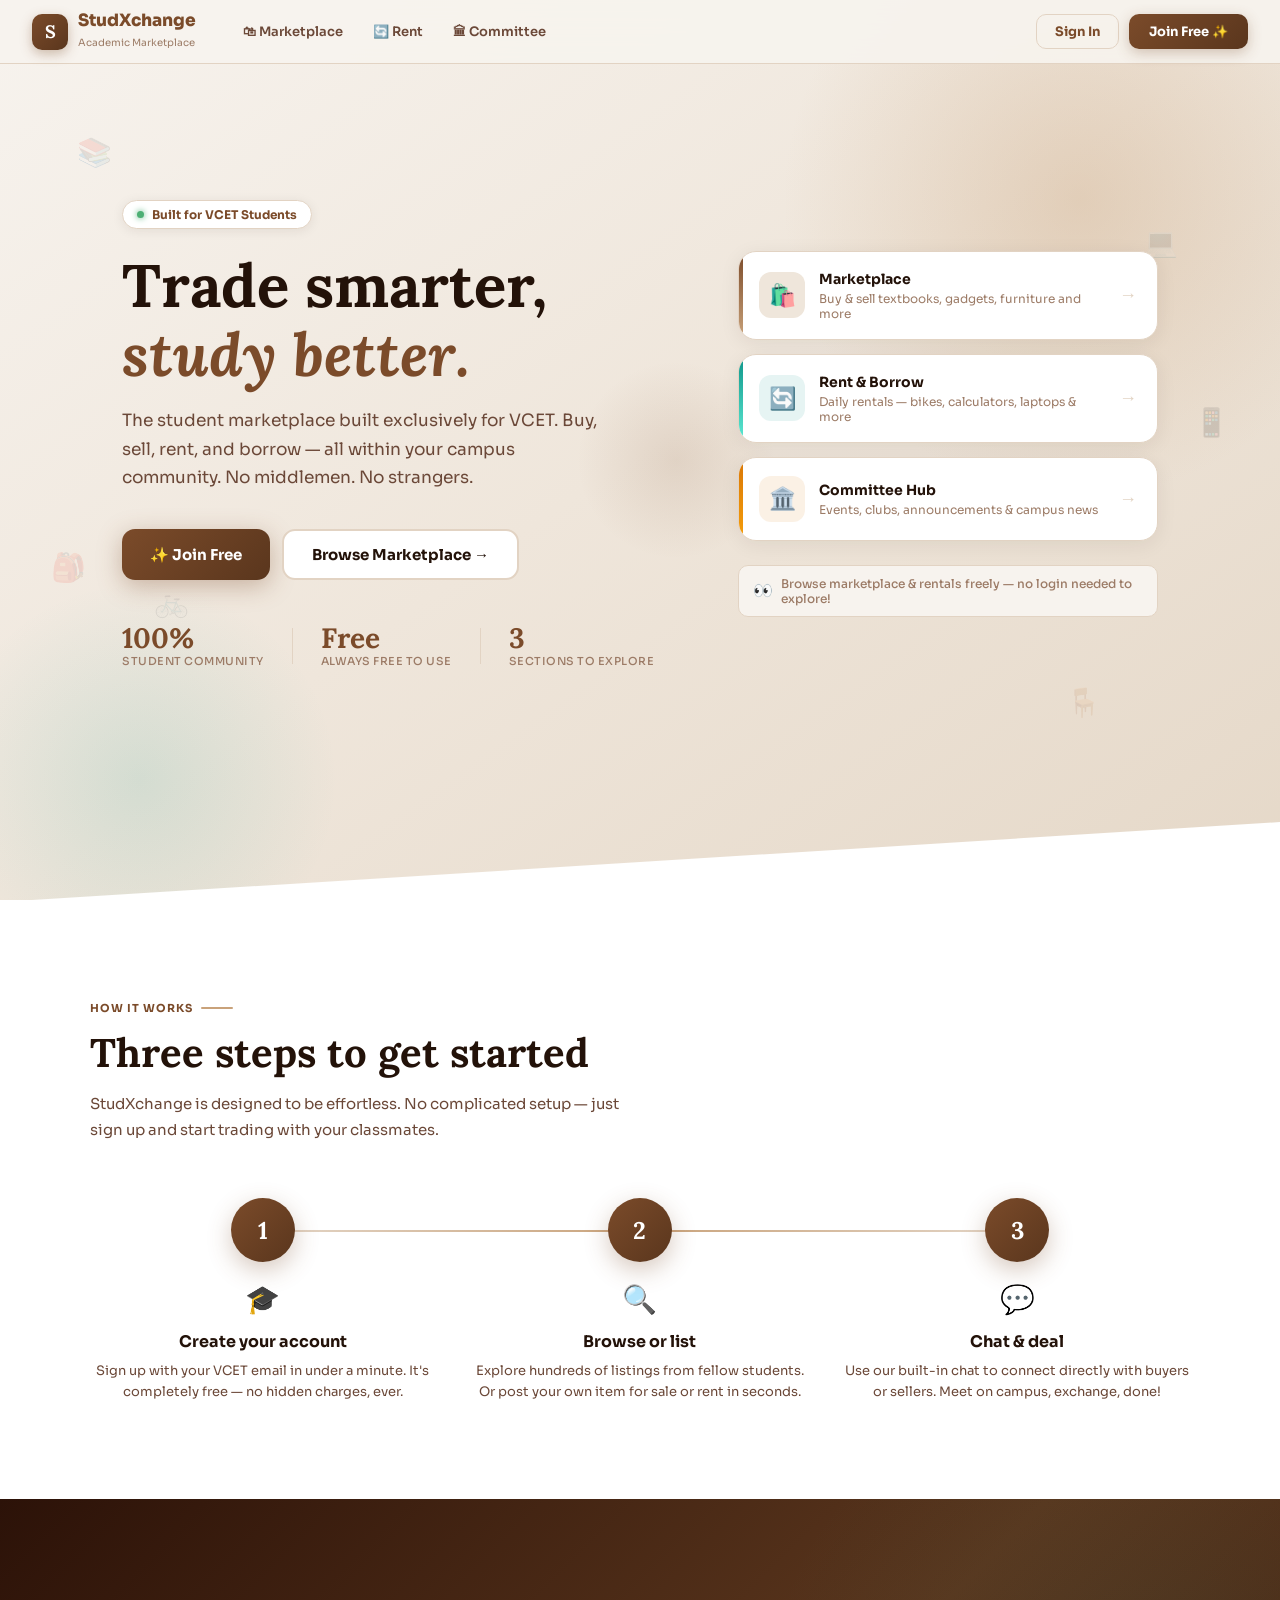
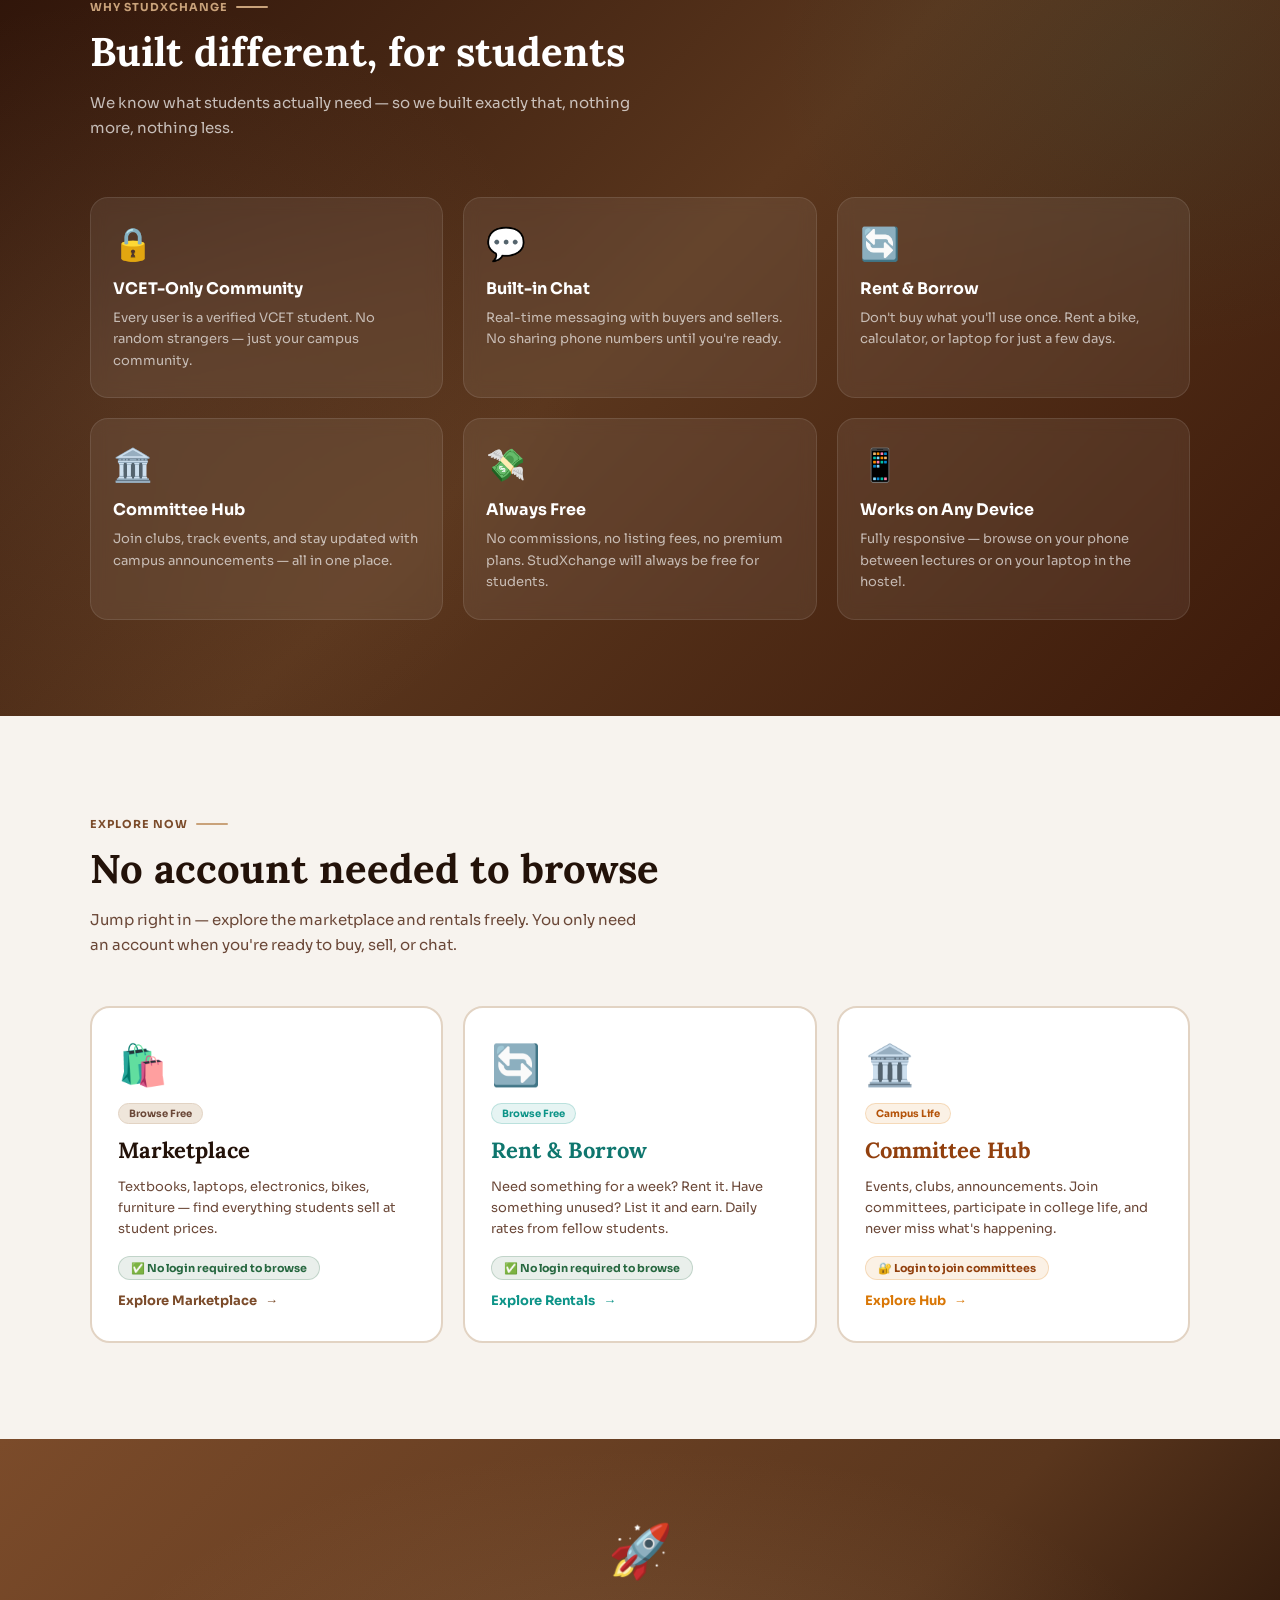
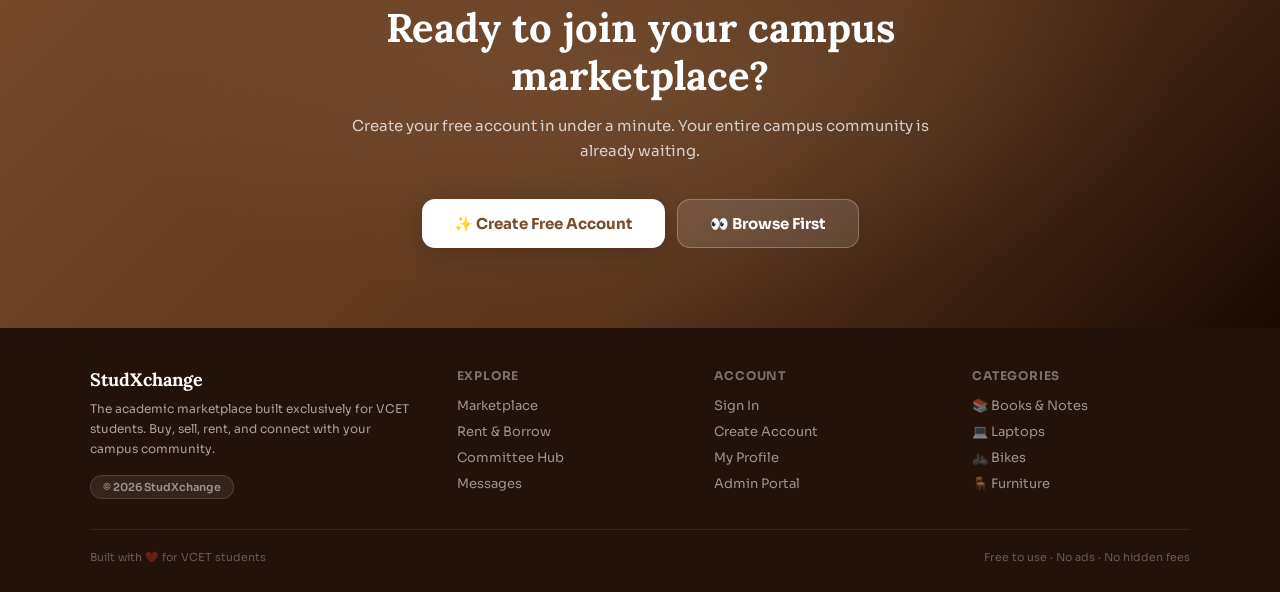
<file: Frontend/index.html>
<!DOCTYPE html>
<html lang="en">

<head>
  <meta charset="UTF-8">
  <meta name="viewport" content="width=device-width, initial-scale=1.0">
  <title>StudXchange — Student Marketplace</title>
  <link
    href="https://fonts.googleapis.com/css2?family=Sora:wght@300;400;500;600;700;800&family=Lora:ital,wght@0,600;0,700;1,600&display=swap"
    rel="stylesheet">
  <link rel="stylesheet" href="style/index.css">
</head>

<body>

  <!-- ══ NAV ══════════════════════════════════════════════════════ -->
  <nav class="nav" id="navbar">
    <a href="index.html" class="nav-logo">
      <div class="nav-logo-icon">S</div>
      <div class="nav-logo-text">
        <b>StudXchange</b>
        <small>Academic Marketplace</small>
      </div>
    </a>

    <div class="nav-links">
      <a href="marketplace.html" class="nl">🛍 Marketplace</a>
      <a href="rentpage.html" class="nl">🔄 Rent</a>
      <a href="committee.html" class="nl">🏛 Committee</a>
    </div>

    <div class="nav-r">
      <a href="Login.html" class="btn-ghost">Sign In</a>
      <a href="Login.html#register" class="btn-main">Join Free ✨</a>
    </div>

    <!-- Hamburger (mobile) -->
    <div class="hamburger" id="hamburger" onclick="toggleMenu()">
      <span></span><span></span><span></span>
    </div>
  </nav>

  <!-- Mobile menu -->
  <div class="mobile-menu" id="mobileMenu">
    <a href="marketplace.html">🛍 Marketplace <span style="margin-left:auto;font-size:11px;color:var(--tx3)">Browse
        freely →</span></a>
    <a href="rentpage.html">🔄 Rent & Borrow <span style="margin-left:auto;font-size:11px;color:var(--tx3)">Browse
        freely →</span></a>
    <a href="committee.html">🏛 Committee Hub</a>
    <div class="mm-div"></div>
    <a href="Login.html">👤 Sign In</a>
    <a href="Login.html" class="mm-primary">✨ Join Free — Create Account</a>
  </div>

  <!-- ══ HERO ══════════════════════════════════════════════════════ -->
  <section class="hero">
    <div class="hero-bg">
      <div class="hb1"></div>
      <div class="hb2"></div>
      <div class="hb3"></div>
      <div class="particle p1">📚</div>
      <div class="particle p2">💻</div>
      <div class="particle p3">🚲</div>
      <div class="particle p4">🪑</div>
      <div class="particle p5">📱</div>
      <div class="particle p6">🎒</div>
    </div>

    <div class="hero-inner">
      <!-- Left: Text -->
      <div class="hero-left">
        <div class="hero-badge">
          <div class="badge-dot"></div>
          Built for VCET Students
        </div>

        <h1 class="hero-title">
          Trade smarter,<br>
          <em>study better.</em>
        </h1>

        <p class="hero-sub">
          The student marketplace built exclusively for VCET. Buy, sell, rent, and borrow — all within your campus
          community. No middlemen. No strangers.
        </p>

        <div class="hero-actions">
          <a href="Login.html" class="hero-btn-primary">
            ✨ Join Free
          </a>
          <a href="marketplace.html" class="hero-btn-secondary">
            Browse Marketplace →
          </a>
        </div>

        <div class="hero-stats">
          <div class="hstat">
            <span class="hstat-num">100%</span>
            <span class="hstat-lbl">Student Community</span>
          </div>
          <div class="hstat-div"></div>
          <div class="hstat">
            <span class="hstat-num">Free</span>
            <span class="hstat-lbl">Always Free to Use</span>
          </div>
          <div class="hstat-div"></div>
          <div class="hstat">
            <span class="hstat-num">3</span>
            <span class="hstat-lbl">Sections to Explore</span>
          </div>
        </div>
      </div>

      <!-- Right: Feature cards -->
      <div class="hero-cards">
        <a href="marketplace.html" class="hero-card">
          <div class="hc-icon">🛍️</div>
          <div class="hc-body">
            <div class="hc-title">Marketplace</div>
            <div class="hc-sub">Buy &amp; sell textbooks, gadgets, furniture and more</div>
          </div>
          <span class="hc-arrow">→</span>
        </a>

        <a href="rentpage.html" class="hero-card teal">
          <div class="hc-icon">🔄</div>
          <div class="hc-body">
            <div class="hc-title">Rent &amp; Borrow</div>
            <div class="hc-sub">Daily rentals — bikes, calculators, laptops &amp; more</div>
          </div>
          <span class="hc-arrow">→</span>
        </a>

        <a href="committee.html" class="hero-card amber">
          <div class="hc-icon">🏛️</div>
          <div class="hc-body">
            <div class="hc-title">Committee Hub</div>
            <div class="hc-sub">Events, clubs, announcements &amp; campus news</div>
          </div>
          <span class="hc-arrow">→</span>
        </a>

        <div class="no-login-note">
          <span>👀</span>
          Browse marketplace &amp; rentals freely — no login needed to explore!
        </div>
      </div>
    </div>
  </section>

  <!-- ══ HOW IT WORKS ══════════════════════════════════════════════ -->
  <section class="how">
    <div class="sec-inner">
      <div class="sec-label reveal">How It Works</div>
      <h2 class="sec-title reveal reveal-d1">Three steps to get started</h2>
      <p class="sec-sub reveal reveal-d2">StudXchange is designed to be effortless. No complicated setup — just sign up
        and start trading with your classmates.</p>

      <div class="steps">
        <div class="step reveal reveal-d1">
          <div class="step-num">1</div>
          <div>
            <div class="step-icon">🎓</div>
            <div class="step-title">Create your account</div>
            <div class="step-desc">Sign up with your VCET email in under a minute. It's completely free — no hidden
              charges, ever.</div>
          </div>
        </div>
        <div class="step reveal reveal-d2">
          <div class="step-num">2</div>
          <div>
            <div class="step-icon">🔍</div>
            <div class="step-title">Browse or list</div>
            <div class="step-desc">Explore hundreds of listings from fellow students. Or post your own item for sale or
              rent in seconds.</div>
          </div>
        </div>
        <div class="step reveal reveal-d3">
          <div class="step-num">3</div>
          <div>
            <div class="step-icon">💬</div>
            <div class="step-title">Chat &amp; deal</div>
            <div class="step-desc">Use our built-in chat to connect directly with buyers or sellers. Meet on campus,
              exchange, done!</div>
          </div>
        </div>
      </div>
    </div>
  </section>

  <!-- ══ FEATURES ══════════════════════════════════════════════════ -->
  <section class="features-bg">
    <div class="sec-inner">
      <div class="sec-label reveal">Why StudXchange</div>
      <h2 class="sec-title reveal reveal-d1">Built different, for students</h2>
      <p class="sec-sub reveal reveal-d2">We know what students actually need — so we built exactly that, nothing more,
        nothing less.</p>

      <div class="features-grid">
        <div class="feat-card reveal reveal-d1">
          <div class="feat-icon">🔒</div>
          <div class="feat-title">VCET-Only Community</div>
          <div class="feat-desc">Every user is a verified VCET student. No random strangers — just your campus
            community.</div>
        </div>
        <div class="feat-card reveal reveal-d2">
          <div class="feat-icon">💬</div>
          <div class="feat-title">Built-in Chat</div>
          <div class="feat-desc">Real-time messaging with buyers and sellers. No sharing phone numbers until you're
            ready.</div>
        </div>
        <div class="feat-card reveal reveal-d3">
          <div class="feat-icon">🔄</div>
          <div class="feat-title">Rent &amp; Borrow</div>
          <div class="feat-desc">Don't buy what you'll use once. Rent a bike, calculator, or laptop for just a few days.
          </div>
        </div>
        <div class="feat-card reveal">
          <div class="feat-icon">🏛️</div>
          <div class="feat-title">Committee Hub</div>
          <div class="feat-desc">Join clubs, track events, and stay updated with campus announcements — all in one
            place.</div>
        </div>
        <div class="feat-card reveal reveal-d1">
          <div class="feat-icon">💸</div>
          <div class="feat-title">Always Free</div>
          <div class="feat-desc">No commissions, no listing fees, no premium plans. StudXchange will always be free for
            students.</div>
        </div>
        <div class="feat-card reveal reveal-d2">
          <div class="feat-icon">📱</div>
          <div class="feat-title">Works on Any Device</div>
          <div class="feat-desc">Fully responsive — browse on your phone between lectures or on your laptop in the
            hostel.</div>
        </div>
      </div>
    </div>
  </section>

  <!-- ══ EXPLORE SECTION ═══════════════════════════════════════════ -->
  <section class="explore">
    <div class="sec-inner">
      <div class="sec-label reveal">Explore Now</div>
      <h2 class="sec-title reveal reveal-d1">No account needed to browse</h2>
      <p class="sec-sub reveal reveal-d2">Jump right in — explore the marketplace and rentals freely. You only need an
        account when you're ready to buy, sell, or chat.</p>

      <div class="explore-grid">
        <a href="marketplace.html" class="exp-card reveal reveal-d1">
          <div class="exp-icon">🛍️</div>
          <span class="exp-badge">Browse Free</span>
          <h3 class="exp-title">Marketplace</h3>
          <p class="exp-desc">Textbooks, laptops, electronics, bikes, furniture — find everything students sell at
            student prices.</p>
          <div class="free-tag">✅ No login required to browse</div>
          <div class="exp-cta">
            Explore Marketplace <span class="exp-cta-arrow">→</span>
          </div>
        </a>

        <a href="rentpage.html" class="exp-card teal reveal reveal-d2">
          <div class="exp-icon">🔄</div>
          <span class="exp-badge">Browse Free</span>
          <h3 class="exp-title">Rent &amp; Borrow</h3>
          <p class="exp-desc">Need something for a week? Rent it. Have something unused? List it and earn. Daily rates
            from fellow students.</p>
          <div class="free-tag">✅ No login required to browse</div>
          <div class="exp-cta">
            Explore Rentals <span class="exp-cta-arrow">→</span>
          </div>
        </a>

        <a href="committee.html" class="exp-card amber reveal reveal-d3">
          <div class="exp-icon">🏛️</div>
          <span class="exp-badge">Campus Life</span>
          <h3 class="exp-title">Committee Hub</h3>
          <p class="exp-desc">Events, clubs, announcements. Join committees, participate in college life, and never miss
            what's happening.</p>
          <div class="free-tag" style="background:rgba(217,119,6,.1);color:#92400E;border-color:rgba(217,119,6,.2)">🔐
            Login to join committees</div>
          <div class="exp-cta">
            Explore Hub <span class="exp-cta-arrow">→</span>
          </div>
        </a>
      </div>
    </div>
  </section>

  <!-- ══ CTA BAND ══════════════════════════════════════════════════ -->
  <div class="cta-band">
    <div class="cta-inner">
      <span class="cta-emoji">🚀</span>
      <h2 class="cta-title">Ready to join your campus marketplace?</h2>
      <p class="cta-sub">Create your free account in under a minute. Your entire campus community is already waiting.
      </p>
      <div class="cta-actions">
        <a href="Login.html" class="cta-btn-primary">✨ Create Free Account</a>
        <a href="marketplace.html" class="cta-btn-secondary">👀 Browse First</a>
      </div>
    </div>
  </div>

  <!-- ══ FOOTER ════════════════════════════════════════════════════ -->
  <footer>
    <div class="footer-inner">
      <div class="footer-brand">
        <b>StudXchange</b>
        <p>The academic marketplace built exclusively for VCET students. Buy, sell, rent, and connect with your campus
          community.</p>
        <span class="footer-tag">© 2026 StudXchange</span>
      </div>
      <div class="footer-col">
        <h4>Explore</h4>
        <a href="marketplace.html">Marketplace</a>
        <a href="rentpage.html">Rent &amp; Borrow</a>
        <a href="committee.html">Committee Hub</a>
        <a href="chat.html">Messages</a>
      </div>
      <div class="footer-col">
        <h4>Account</h4>
        <a href="Login.html">Sign In</a>
        <a href="Login.html">Create Account</a>
        <a href="myprofile.html">My Profile</a>
        <a href="Adminlogin.html">Admin Portal</a>
      </div>
      <div class="footer-col">
        <h4>Categories</h4>
        <a href="marketplace.html">📚 Books &amp; Notes</a>
        <a href="marketplace.html">💻 Laptops</a>
        <a href="marketplace.html">🚲 Bikes</a>
        <a href="marketplace.html">🪑 Furniture</a>
      </div>
    </div>
    <div class="footer-bottom">
      <span>Built with ❤️ for VCET students</span>
      <span>Free to use · No ads · No hidden fees</span>
    </div>
  </footer>

  <script src="script/index.js"></script>
</body>

</html>
</file>
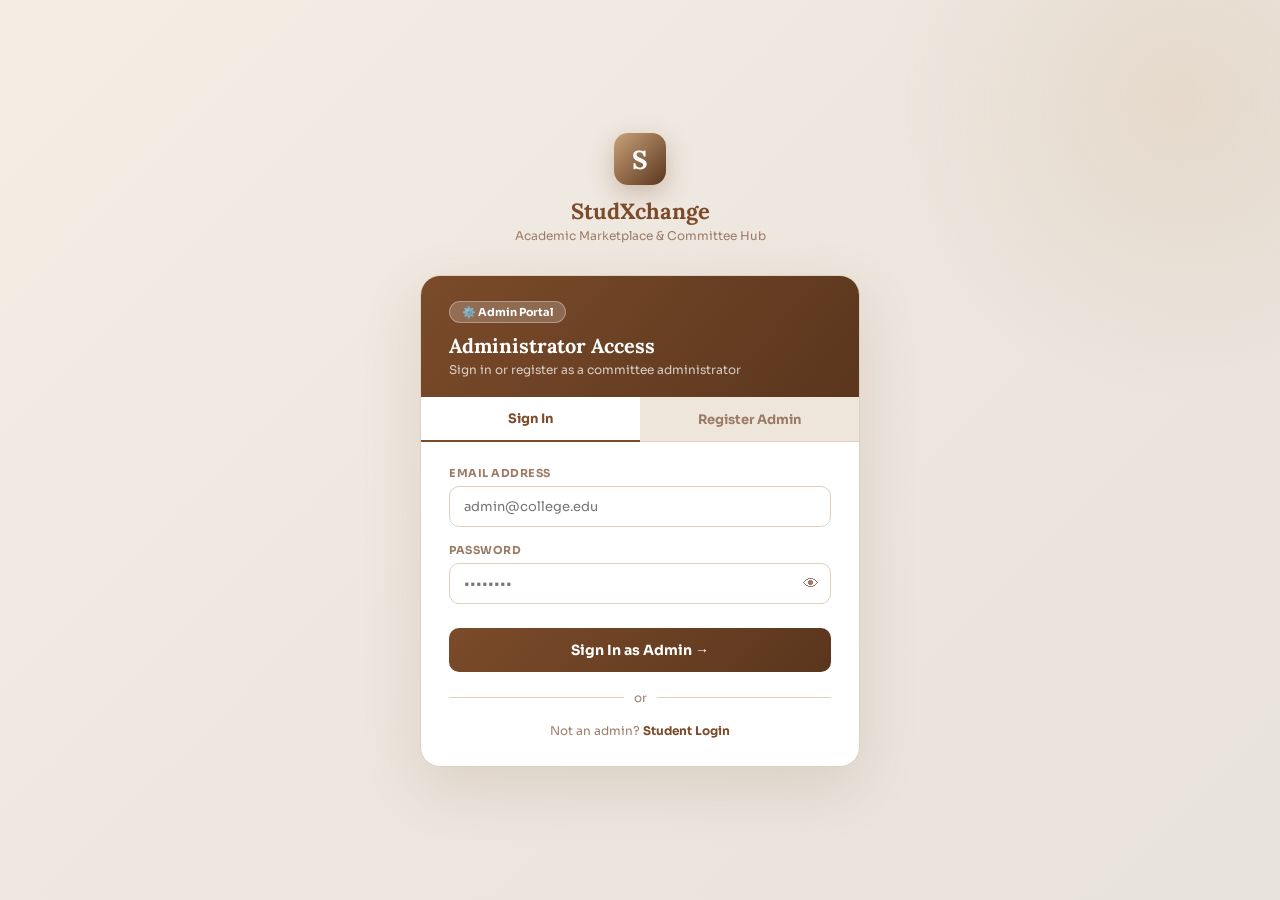
<file: Frontend/Adminlogin.html>
<!DOCTYPE html>
<html lang="en">
<head>
<meta charset="UTF-8">
<meta name="viewport" content="width=device-width, initial-scale=1.0">
<title>Admin Portal — StudXchange</title>
<link href="https://fonts.googleapis.com/css2?family=Sora:wght@300;400;500;600;700;800&family=Lora:ital,wght@0,500;0,600;0,700;1,500&display=swap" rel="stylesheet">
<link rel="stylesheet" href="style/Adminlogin.css">
</head>
<body>

<div class="wrapper">
  <div class="logo">
    <div class="logo-icon">S</div>
    <h1>StudXchange</h1>
    <p>Academic Marketplace & Committee Hub</p>
  </div>

  <div class="card">
    <div class="card-header">
      <div class="admin-badge">⚙️ Admin Portal</div>
      <h2>Administrator Access</h2>
      <p>Sign in or register as a committee administrator</p>
    </div>

    <!-- Tabs -->
    <div class="tabs">
      <button class="tab on" onclick="switchTab('login',this)">Sign In</button>
      <button class="tab" onclick="switchTab('signup',this)">Register Admin</button>
    </div>

    <div class="form-body">

      <!-- LOGIN PANEL -->
      <div class="panel on" id="panel-login">
        <div class="msg-box" id="loginMsg"></div>
        <div class="fg">
          <label>Email Address</label>
          <input type="email" id="lEmail" placeholder="admin@college.edu" autocomplete="email">
        </div>
        <div class="fg">
          <label>Password</label>
          <div class="secret-wrap">
            <input type="password" id="lPass" placeholder="••••••••" autocomplete="current-password">
            <button class="eye" onclick="toggleVis('lPass',this)">👁</button>
          </div>
        </div>
        <button class="btn-main" id="loginBtn" onclick="doLogin()">Sign In as Admin →</button>
        <div class="or">or</div>
        <div class="back-link">Not an admin? <a href="Login.html">Student Login</a></div>
      </div>

      <!-- SIGNUP PANEL -->
      <div class="panel" id="panel-signup">
        <div class="msg-box" id="signupMsg"></div>
        <div class="key-info">
          <strong>🔑 Admin Registration Key Required</strong>
          Contact your institution's IT department or existing admin for the secret key to register.
        </div>
        <div class="fg">
          <label>Full Name</label>
          <input type="text" id="sName" placeholder="e.g. Prof. Ananya Sharma">
        </div>
        <div class="fg">
          <label>Email Address</label>
          <input type="email" id="sEmail" placeholder="admin@college.edu">
        </div>
        <div class="fg">
          <label>Password</label>
          <div class="secret-wrap">
            <input type="password" id="sPass" placeholder="Min. 8 characters">
            <button class="eye" onclick="toggleVis('sPass',this)">👁</button>
          </div>
          <div class="hint">Must be at least 8 characters</div>
        </div>
        <div class="fg">
          <label>Admin Secret Key</label>
          <div class="secret-wrap">
            <input type="password" id="sKey" placeholder="Secret key from institution">
            <button class="eye" onclick="toggleVis('sKey',this)">👁</button>
          </div>
          <div class="hint">Default key: <code>STUDXCHANGE_ADMIN_2026</code> (change in server.js)</div>
        </div>
        <button class="btn-main" id="signupBtn" onclick="doSignup()">Register as Admin →</button>
        <div class="or">or</div>
        <div class="back-link">Not an admin? <a href="Login.html">Student Login</a></div>
      </div>

    </div>
  </div>
</div>

<script>
const SERVER = "http://localhost:5000";

function switchTab(tab, el) {
  document.querySelectorAll('.tab').forEach(t => t.classList.remove('on'));
  document.querySelectorAll('.panel').forEach(p => p.classList.remove('on'));
  el.classList.add('on');
  document.getElementById('panel-' + tab).classList.add('on');
  clearMsgs();
}

function clearMsgs() {
  ['loginMsg','signupMsg'].forEach(id => {
    const el = document.getElementById(id);
    el.className = 'msg-box';
    el.textContent = '';
  });
}

function showMsg(id, text, type) {
  const el = document.getElementById(id);
  el.textContent = text;
  el.className = 'msg-box ' + type;
}

function toggleVis(inputId, btn) {
  const inp = document.getElementById(inputId);
  if (inp.type === 'password') { inp.type = 'text'; btn.textContent = '🙈'; }
  else { inp.type = 'password'; btn.textContent = '👁'; }
}

async function doLogin() {
  const email = document.getElementById('lEmail').value.trim();
  const pass  = document.getElementById('lPass').value;
  if (!email || !pass) { showMsg('loginMsg', 'Please fill all fields.', 'err'); return; }

  const btn = document.getElementById('loginBtn');
  btn.disabled = true;
  btn.innerHTML = '<span class="spin"></span>Signing in…';

  try {
    const r = await fetch(`${SERVER}/admin/login`, {
      method: 'POST',
      headers: { 'Content-Type': 'application/json' },
      body: JSON.stringify({ email, password: pass })
    });
    const d = await r.json();
    if (d.success) {
      // Store admin user (same format as regular user but with isAdmin flag)
      const adminUser = { ...d.admin, isAdmin: true };
      localStorage.setItem('user', JSON.stringify(adminUser));
      showMsg('loginMsg', '✅ Welcome back, ' + d.admin.name + '! Redirecting…', 'ok');
      setTimeout(() => location.href = 'committee.html', 1000);
    } else {
      showMsg('loginMsg', '❌ ' + (d.error || 'Invalid credentials'), 'err');
    }
  } catch {
    showMsg('loginMsg', '⚠️ Cannot connect to server. Make sure server.js is running.', 'err');
  }

  btn.disabled = false;
  btn.innerHTML = 'Sign In as Admin →';
}

async function doSignup() {
  const name  = document.getElementById('sName').value.trim();
  const email = document.getElementById('sEmail').value.trim();
  const pass  = document.getElementById('sPass').value;
  const key   = document.getElementById('sKey').value.trim();

  if (!name || !email || !pass || !key) { showMsg('signupMsg', 'Please fill all fields.', 'err'); return; }
  if (pass.length < 8) { showMsg('signupMsg', 'Password must be at least 8 characters.', 'err'); return; }

  const btn = document.getElementById('signupBtn');
  btn.disabled = true;
  btn.innerHTML = '<span class="spin"></span>Registering…';

  try {
    const r = await fetch(`${SERVER}/admin/register`, {
      method: 'POST',
      headers: { 'Content-Type': 'application/json' },
      body: JSON.stringify({ name, email, password: pass, secret_key: key })
    });
    const d = await r.json();
    if (d.success) {
      showMsg('signupMsg', '✅ Admin account created! You can now sign in.', 'ok');
      document.getElementById('sName').value = '';
      document.getElementById('sEmail').value = '';
      document.getElementById('sPass').value = '';
      document.getElementById('sKey').value = '';
      setTimeout(() => switchTab('login', document.querySelectorAll('.tab')[0]), 1500);
    } else {
      showMsg('signupMsg', '❌ ' + (d.error || 'Registration failed'), 'err');
    }
  } catch {
    showMsg('signupMsg', '⚠️ Cannot connect to server. Make sure server.js is running.', 'err');
  }

  btn.disabled = false;
  btn.innerHTML = 'Register as Admin →';
}

// Allow Enter key
document.addEventListener('keydown', e => {
  if (e.key === 'Enter') {
    if (document.getElementById('panel-login').classList.contains('on')) doLogin();
    else doSignup();
  }
});
</script>
</body>
</html>
</file>
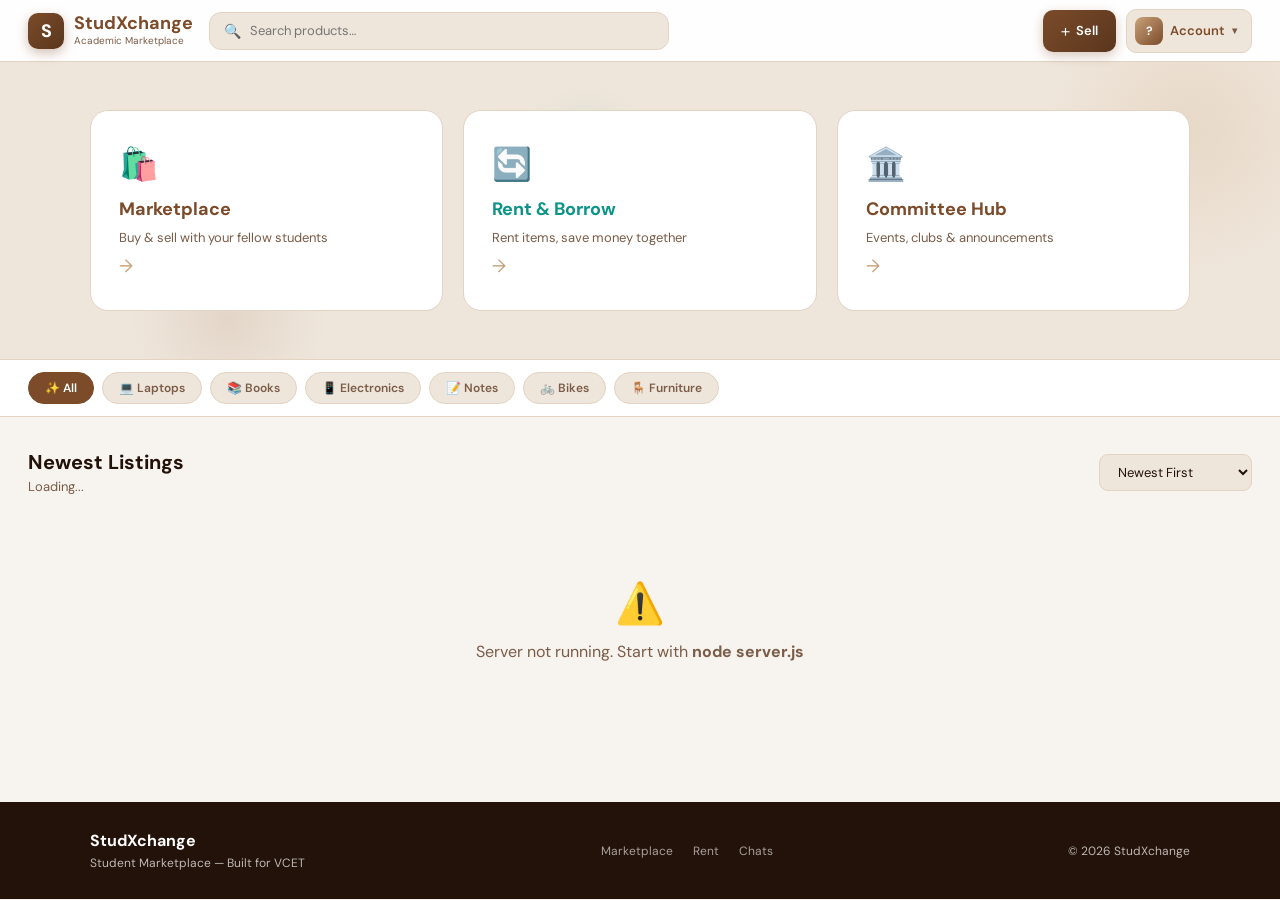
<file: Frontend/buy.html>
<!DOCTYPE html>
<html lang="en">
<head>
<meta charset="UTF-8">
<meta name="viewport" content="width=device-width, initial-scale=1.0">
<title>Product Details — StudXchange</title>
<link href="https://fonts.googleapis.com/css2?family=Sora:wght@300;400;500;600;700;800&family=Lora:wght@600&display=swap" rel="stylesheet">
<link href="style/buy.css" rel="stylesheet">

</head>
<body>

<nav class="nav">
  <a href="marketplace.html" class="nav-logo">
    <div class="nav-logo-icon">S</div>
    <div>
      <b>StudXchange</b>
      <small>Academic Marketplace</small>
    </div>
  </a>
  <a href="marketplace.html" class="back-btn">← Back</a>
</nav>

<div class="container" id="mainContainer" style="display:none">

  <div class="product-image">
    <img id="productImage" alt="Product Image">
    <div class="img-overlay"></div>
  </div>

  <div class="info-card">
    <div class="info-badge" id="categoryBadge"></div>
    <h2 id="title"></h2>
    <div class="price" id="price"></div>
    <div class="meta">
      <div class="meta-row" id="sellerRow"></div>
      <div class="meta-row" id="conditionRow"></div>
      <div class="meta-row" id="descRow"></div>
    </div>
    <button class="btn contact" id="chatBtn">💬 Request Chat</button>
    <div id="chatStatus"></div>
  </div>

</div>

<div class="loading-state" id="loadingState">
  <div class="spinner"></div>
  <p>Loading product…</p>
</div>

<script>
const user   = JSON.parse(localStorage.getItem("user"));
const params = new URLSearchParams(window.location.search);
const id     = params.get("id");

if (!id) { alert("No product selected"); location.href="marketplace.html"; }

async function loadProduct() {
  try {
    const res  = await fetch(`http://localhost:5000/product/${id}`);
    const data = await res.json();
    if (!data) { alert("Product not found"); location.href="marketplace.html"; return; }

    document.getElementById("loadingState").style.display    = "none";
    document.getElementById("mainContainer").style.display   = "grid";

    document.getElementById("productImage").src             = data.image || "https://via.placeholder.com/500x400?text=No+Image";
    document.getElementById("title").textContent            = data.title;
    document.getElementById("price").textContent            = "₹" + Number(data.price).toLocaleString('en-IN');
    document.getElementById("categoryBadge").textContent    = "🏷 " + data.category;
    document.getElementById("sellerRow").innerHTML          = `<span class="mi">👤</span><div><div class="ml">Seller</div><div class="mv">${data.seller_name}</div></div>`;
    document.getElementById("conditionRow").innerHTML       = `<span class="mi">📦</span><div><div class="ml">Condition</div><div class="mv">${data.condition_type||"—"}</div></div>`;
    document.getElementById("descRow").innerHTML            = data.description ? `<span class="mi">📝</span><div><div class="ml">Description</div><div class="mv">${data.description}</div></div>` : "";

    const btn       = document.getElementById("chatBtn");
    const statusDiv = document.getElementById("chatStatus");

    if (user && data.seller_id && user.id === data.seller_id) {
      btn.style.display = "none";
      statusDiv.innerHTML = `<div class="own-listing">✅ This is your listing</div>`;
      return;
    }

    if (user && data.seller_id) {
      try {
        const sr   = await fetch(`http://localhost:5000/chat-status/${user.id}/${data.seller_id}/${data.id}`);
        const sd   = await sr.json();
        if (sd.status === "pending") {
          btn.disabled=true; btn.textContent="Request Sent ⏳";
          statusDiv.innerHTML = `<div class="status-msg pending">Waiting for seller to accept your request.</div>`;
        } else if (sd.status === "accepted") {
          btn.disabled=true; btn.textContent="Chat Accepted ✅";
          statusDiv.innerHTML = `<div class="status-msg accepted">✅ Seller accepted! <a href="chat.html">Open Chat →</a></div>`;
        }
      } catch {}
    }

    btn.onclick = () => {
      if (!user) { alert("Please login to send a chat request"); location.href="Login.html"; return; }
      if (!confirm("Send a chat request to the seller?")) return;
      btn.disabled=true; btn.textContent="Sending…";
      fetch("http://localhost:5000/send-chat-request", {
        method:"POST", headers:{"Content-Type":"application/json"},
        body: JSON.stringify({ sender_id:user.id, receiver_id:data.seller_id, product_id:data.id })
      }).then(r=>r.json()).then(result => {
        if (result.success) {
          btn.textContent="Request Sent ⏳";
          statusDiv.innerHTML=`<div class="status-msg pending">Waiting for seller to accept.</div>`;
        } else {
          alert(result.error || "Could not send request. Try again.");
          btn.disabled=false; btn.textContent="💬 Request Chat";
        }
      });
    };
  } catch {
    alert("Error loading product. Make sure server is running.");
    location.href="marketplace.html";
  }
}

loadProduct();
</script>
</body>
</html>
</file>
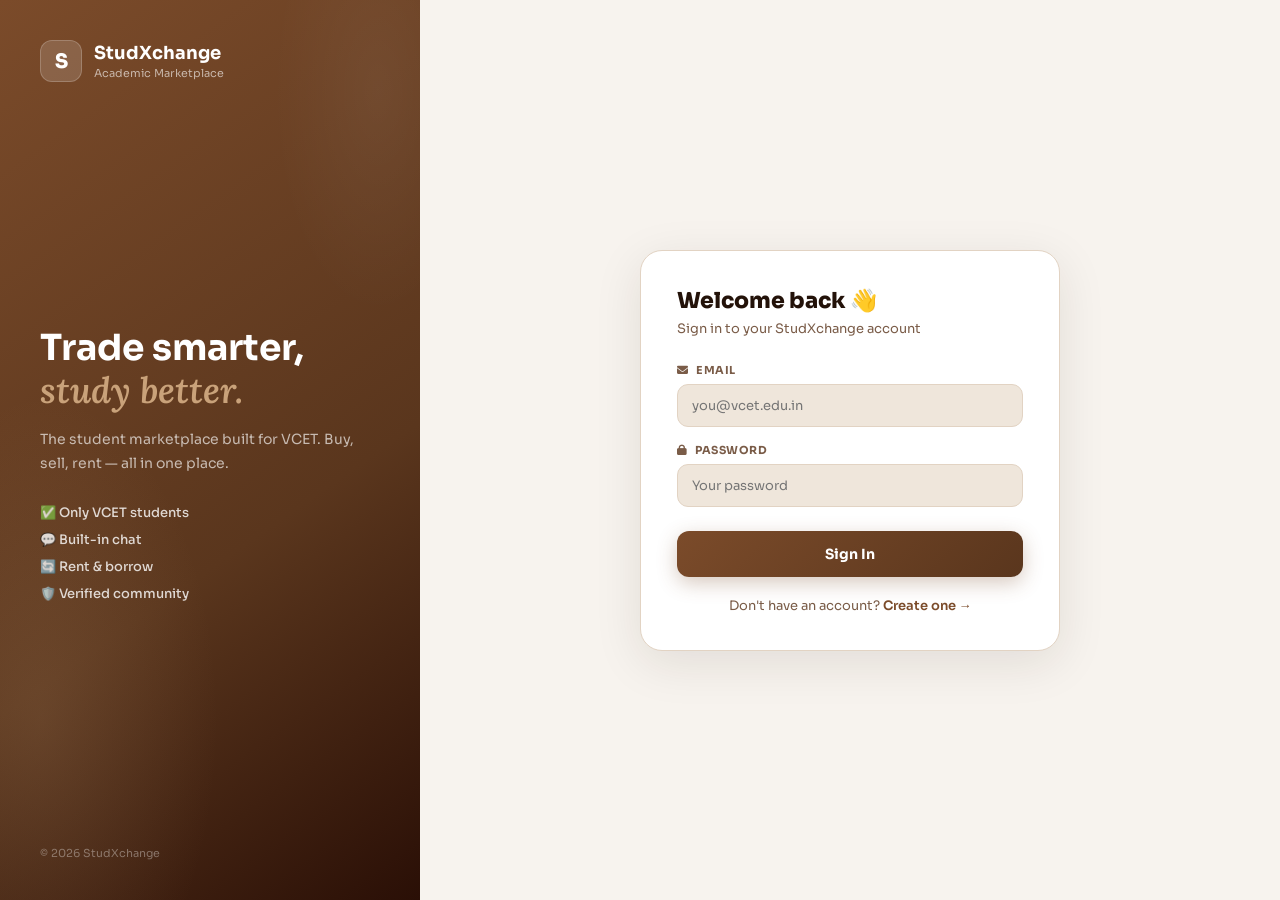
<file: Frontend/chat.html>
<!DOCTYPE html>
<html lang="en">
<head>
<meta charset="UTF-8">
<meta name="viewport" content="width=device-width, initial-scale=1.0">
<title>Messages — StudXchange</title>
<link href="https://fonts.googleapis.com/css2?family=DM+Sans:wght@400;500;600;700&display=swap" rel="stylesheet">

<!-- Socket.io client -->
<script src="https://cdn.socket.io/4.7.2/socket.io.min.js"></script>
<link rel="stylesheet" href="style/chat.css">
</head>
<body>

<!-- NAV -->
<nav class="nav">
  <a href="marketplace.html" class="nav-logo">
    <b>StudXchange</b>
    <small>Academic Marketplace</small>
  </a>
  <div class="nav-r">
    <a href="marketplace.html" class="nbtn">← Marketplace</a>
  </div>
</nav>

<!-- BODY -->
<div class="chat-wrap">

  <!-- SIDEBAR -->
  <div class="sidebar" id="sidebar">
    <div class="sb-head">
      <h2>💬 Messages</h2>
      <div class="sb-search">
        <span>🔍</span>
        <input type="text" id="convSearch" placeholder="Search chats…" oninput="filterChats()">
      </div>
    </div>
    <div class="conv-list" id="convList">
      <div class="loader">Loading chats…</div>
    </div>
  </div>

  <!-- MAIN -->
  <div class="chat-main">

    <!-- Empty state -->
    <div class="chat-empty" id="chatEmpty">
      <div class="big">💬</div>
      <h3>Your Messages</h3>
      <p>Select a conversation to start chatting</p>
    </div>

    <!-- Active chat -->
    <div class="active-chat" id="activeChat">
      <div class="chat-head" id="chatHead"></div>

      <div class="messages" id="messagesArea">
        <div class="loader">Loading messages…</div>
      </div>

      <!-- Typing indicator -->
      <div class="typing-wrap" id="typingWrap" style="display:none;">
        <div class="msg-av" style="background:var(--brl);" id="typingAvatar">?</div>
        <div class="typing-dots"><span></span><span></span><span></span></div>
      </div>

      <!-- Input -->
      <div class="input-bar">
        <textarea class="chat-input" id="chatInput"
          placeholder="Type a message…"
          rows="1"
          onkeydown="handleKey(event)"
          oninput="autoResize(this); emitTyping()"></textarea>
        <button class="send-btn" onclick="sendMessage()" id="sendBtn">➤</button>
      </div>
    </div>

  </div>
</div>

<script>
// ── AUTH CHECK ────────────────────────────────────────────────────────────────
const ME = JSON.parse(localStorage.getItem("user"));
if (!ME) {
  alert("Please login first");
  location.href = "Login.html";
}

const SERVER = "http://localhost:5000";
const socket = io(SERVER);

// ── STATE ─────────────────────────────────────────────────────────────────────
let allChats      = [];
let activeChat    = null;   // current chat_request object
let typingTimer   = null;
let isTyping      = false;

// ── LOAD ALL CHATS FOR SIDEBAR ────────────────────────────────────────────────
async function loadChats() {
  try {
    const res  = await fetch(`${SERVER}/my-chats/${ME.id}`);
    allChats   = await res.json();
    renderSidebar(allChats);

    // If a request_id was passed in URL, open it automatically
    const params     = new URLSearchParams(window.location.search);
    const openId     = params.get("request_id");
    if (openId) {
      const found = allChats.find(c => String(c.id) === String(openId));
      if (found) openConv(found);
    }
  } catch (err) {
    document.getElementById("convList").innerHTML =
      `<div class="empty-sidebar"><div class="ei">⚠️</div>Could not load chats.<br>Make sure server is running.</div>`;
  }
}

function renderSidebar(chats) {
  const list = document.getElementById("convList");

  if (!chats.length) {
    list.innerHTML = `
      <div class="empty-sidebar">
        <div class="ei">💬</div>
        <b>No active chats yet</b><br>
        Accept a buyer's request from your profile to start chatting.
      </div>`;
    return;
  }

  list.innerHTML = chats.map(c => {
    // Decide who the "other person" is
    const otherName = ME.id === c.sender_id ? c.seller_name : c.buyer_name;
    const initials  = otherName.split(" ").map(w => w[0]).join("").toUpperCase().slice(0,2);
    const isActive  = activeChat && activeChat.id === c.id;
    return `
      <div class="conv-item ${isActive ? 'active' : ''}" onclick="openConvById(${c.id})">
        <div class="conv-av">${initials}</div>
        <div class="conv-info">
          <div class="conv-name">${otherName}</div>
          <span class="conv-product-tag">📦 ${c.product_title}</span>
          <div class="conv-price">₹${c.product_price}</div>
        </div>
      </div>`;
  }).join("");
}

function filterChats() {
  const q = document.getElementById("convSearch").value.toLowerCase();
  const filtered = allChats.filter(c =>
    c.product_title.toLowerCase().includes(q) ||
    c.buyer_name.toLowerCase().includes(q)    ||
    c.seller_name.toLowerCase().includes(q)
  );
  renderSidebar(filtered);
}

// ── OPEN CONVERSATION ─────────────────────────────────────────────────────────
function openConvById(id) {
  const chat = allChats.find(c => c.id === id);
  if (chat) openConv(chat);
}

async function openConv(chat) {
  // Leave old room
  if (activeChat) socket.emit("leave_room", activeChat.id);

  activeChat = chat;
  renderSidebar(allChats);

  // Show chat panel
  document.getElementById("chatEmpty").style.display  = "none";
  document.getElementById("activeChat").style.display = "flex";

  // Render header
  const otherName = ME.id === chat.sender_id ? chat.seller_name : chat.buyer_name;
  const initials  = otherName.split(" ").map(w => w[0]).join("").toUpperCase().slice(0,2);
  document.getElementById("chatHead").innerHTML = `
    <div class="chat-head-av">${initials}</div>
    <div class="chat-head-info">
      <div class="chat-head-name">${otherName}</div>
      <div class="chat-head-sub">About: ${chat.product_title}</div>
    </div>
    <div class="product-bar">
      <img class="pb-img" src="${chat.product_image || 'https://via.placeholder.com/36'}" onerror="this.src='https://via.placeholder.com/36'">
      <div class="pb-info">
        <div class="pb-title">${chat.product_title}</div>
        <div class="pb-price">₹${chat.product_price}</div>
      </div>
      <span class="pb-badge">Active</span>
    </div>`;

  document.getElementById("typingAvatar").textContent = initials;

  // Join socket room
  socket.emit("join_room", chat.id);

  // Load message history
  await loadMessages(chat.id);

  document.getElementById("chatInput").focus();
}

// ── LOAD MESSAGE HISTORY ──────────────────────────────────────────────────────
async function loadMessages(request_id) {
  const area = document.getElementById("messagesArea");
  area.innerHTML = `<div class="loader">Loading messages…</div>`;

  try {
    const res  = await fetch(`${SERVER}/messages/${request_id}`);
    const msgs = await res.json();

    area.innerHTML = `<div class="date-divider">Today</div>`;

    if (!msgs.length) {
      area.innerHTML += `
        <div style="text-align:center;color:var(--tx3);font-size:13px;padding:20px;">
          No messages yet. Say hello! 👋
        </div>`;
    } else {
      msgs.forEach(m => appendMessage(m, false));
    }

    scrollToBottom();
  } catch (err) {
    area.innerHTML = `<div class="loader">Error loading messages</div>`;
  }
}

// ── APPEND A MESSAGE BUBBLE ───────────────────────────────────────────────────
function appendMessage(m, scroll = true) {
  const area   = document.getElementById("messagesArea");
  const isMe   = m.sender_id === ME.id;
  const name   = m.sender_name || ME.name;
  const initials = name.split(" ").map(w => w[0]).join("").toUpperCase().slice(0,2);

  const time = m.time || formatTime(m.created_at || new Date());

  area.innerHTML += `
    <div class="msg ${isMe ? 'me' : 'them'}">
      <div class="msg-av">${initials}</div>
      <div class="bubble">
        ${escapeHtml(m.message)}
        <span class="bubble-time">${time}</span>
      </div>
    </div>`;

  if (scroll) scrollToBottom();
}

// ── SEND MESSAGE ──────────────────────────────────────────────────────────────
function sendMessage() {
  const input = document.getElementById("chatInput");
  const text  = input.value.trim();
  if (!text || !activeChat) return;

  socket.emit("send_message", {
    request_id:  activeChat.id,
    sender_id:   ME.id,
    sender_name: ME.name,
    message:     text
  });

  input.value = "";
  input.style.height = "auto";
  stopTyping();
}

// ── TYPING ────────────────────────────────────────────────────────────────────
function emitTyping() {
  if (!activeChat) return;
  if (!isTyping) {
    isTyping = true;
    socket.emit("typing", { request_id: activeChat.id, name: ME.name });
  }
  clearTimeout(typingTimer);
  typingTimer = setTimeout(stopTyping, 2000);
}

function stopTyping() {
  if (!activeChat || !isTyping) return;
  isTyping = false;
  socket.emit("stop_typing", { request_id: activeChat.id });
}

// ── SOCKET EVENTS ─────────────────────────────────────────────────────────────
socket.on("receive_message", (data) => {
  // Only show if we're in that room
  if (!activeChat || data.request_id !== activeChat.id) return;
  appendMessage(data, true);
});

socket.on("typing", (data) => {
  if (!activeChat) return;
  document.getElementById("typingWrap").style.display = "flex";
});

socket.on("stop_typing", () => {
  document.getElementById("typingWrap").style.display = "none";
});

// ── UTILS ─────────────────────────────────────────────────────────────────────
function handleKey(e) {
  if (e.key === "Enter" && !e.shiftKey) {
    e.preventDefault();
    sendMessage();
  }
}

function autoResize(el) {
  el.style.height = "auto";
  el.style.height = Math.min(el.scrollHeight, 100) + "px";
}

function scrollToBottom() {
  const area = document.getElementById("messagesArea");
  setTimeout(() => area.scrollTop = area.scrollHeight, 50);
}

function formatTime(dateVal) {
  const d = dateVal ? new Date(dateVal) : new Date();
  return d.toLocaleTimeString("en-IN", { hour:"2-digit", minute:"2-digit", hour12:true });
}

function escapeHtml(str) {
  return (str || "")
    .replace(/&/g,"&amp;")
    .replace(/</g,"&lt;")
    .replace(/>/g,"&gt;")
    .replace(/"/g,"&quot;")
    .replace(/\n/g,"<br>");
}

// ── INIT ──────────────────────────────────────────────────────────────────────
loadChats();
</script>
</body>
</html>
</file>
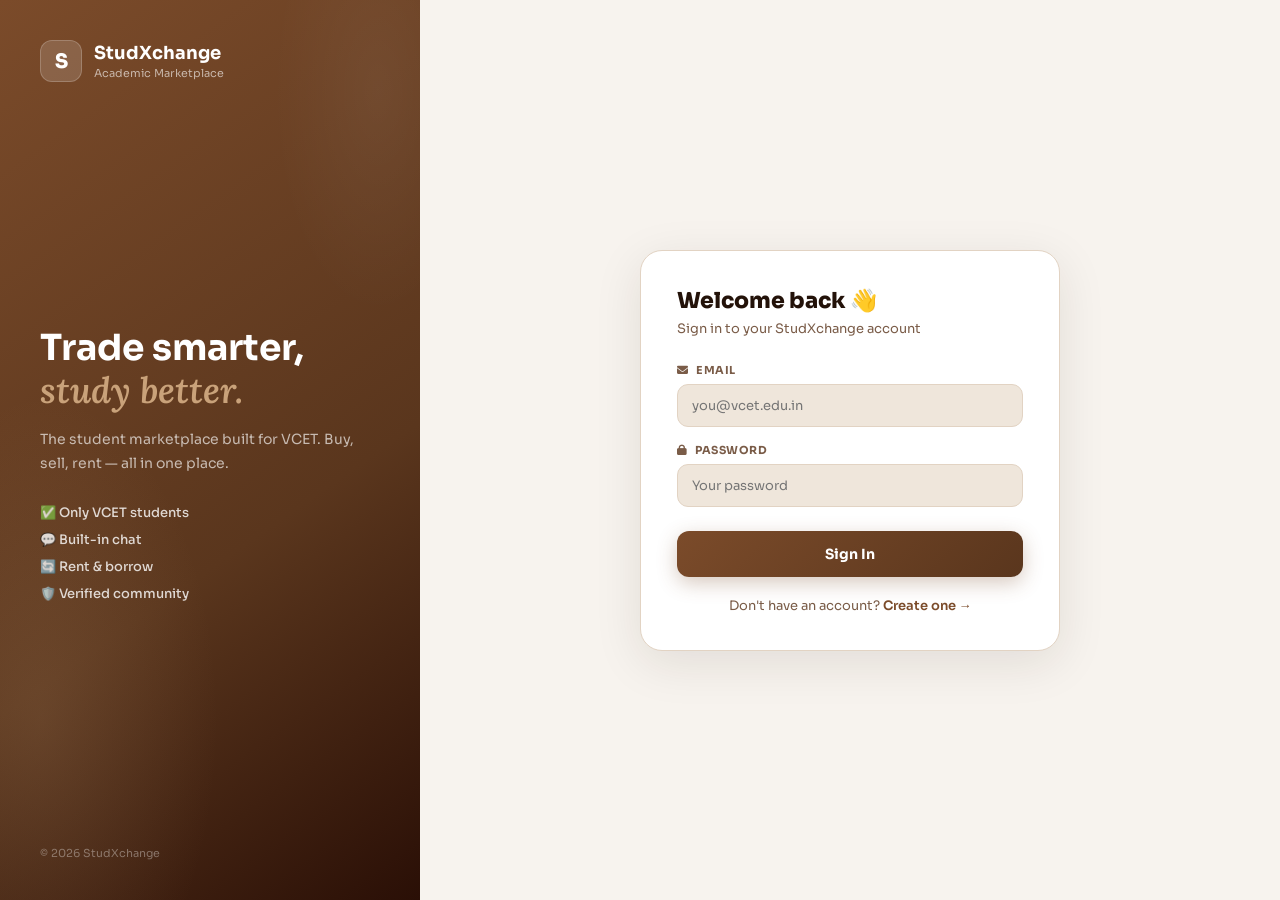
<file: Frontend/committee.html>
<!DOCTYPE html>
<html lang="en">
<head>
<meta charset="UTF-8">
<meta name="viewport" content="width=device-width, initial-scale=1.0">
<title>Committee Hub — StudXchange</title>
<link href="https://fonts.googleapis.com/css2?family=Sora:wght@300;400;500;600;700;800&family=Lora:ital,wght@0,500;0,600;0,700;1,500&display=swap" rel="stylesheet">
<link rel="stylesheet" href="style/committee.css">
</head>
<body>

<!-- APP SHELL -->
<div id="appShell">

<!-- NAV -->
<nav class="nav">
  <a href="marketplace.html" class="nav-logo">
    <div class="nav-logo-icon">S</div>
    <div><b>StudXchange</b><small>Academic Marketplace</small></div>
  </a>
  <div class="nav-links">
    <a href="marketplace.html" class="nl">🛍️ Marketplace</a>
    <a href="rentpage.html"    class="nl">🔄 Rent</a>
    <a href="committee.html"   class="nl active">🏛️ Hub</a>
  </div>
  <div class="nav-r">
    <span class="nav-user" id="navUser"></span>
    <button class="switch-role-btn" id="switchBtn" onclick="switchRole()">↩ Switch to Admin</button>
    <button class="btn btn-g btn-sm" onclick="location.href='myprofile.html'">My Profile</button>
    <button class="btn btn-out btn-sm" onclick="signOut()">Sign Out</button>
  </div>
</nav>

<!-- HERO -->
<div class="hero">
  <div class="hero-cont">
    <div class="hero-badge">🏛️ Official College Hub</div>
    <h1>Committee Hub</h1>
    <p>Join clubs, attend events, collaborate — your college life, organized.</p>
    <div class="hero-stats">
      <div class="hs"><span class="hs-num" id="hComm">0</span><span class="hs-lbl">Committees</span></div>
      <div class="hs"><span class="hs-num" id="hEv">0</span><span class="hs-lbl">Events</span></div>
    </div>
  </div>
  <div class="hero-orbs">
    <div class="orb o1"></div><div class="orb o2"></div><div class="orb o3"></div>
  </div>
</div>

<!-- ADMIN BAR -->
<div id="adminBar" class="admin-bar" style="display:none">
  <div class="admin-bar-left">
    <span>⚙️ Admin Mode Active</span>
    <span class="admin-name-badge" id="adminNameBadge"></span>
  </div>
  <div style="display:flex;gap:8px;flex-wrap:wrap">
    <button class="btn-adm" onclick="openModal('crtCommModal')">+ Committee</button>
    <button class="btn-adm" onclick="openCreateEvent()">+ Event</button>
    <button class="btn-adm" onclick="openCreateAnn()">+ Announcement</button>
    <button class="btn-adm-out" onclick="openAdminRequests()">📋 Requests <span id="reqCountBadge" style="display:none;background:var(--rd);color:#fff;font-size:10px;padding:1px 6px;border-radius:99px;margin-left:4px"></span></button>
  </div>
</div>

<!-- LAYOUT -->
<div class="hub">
  <aside class="sb">
    <div class="sb-card">
      <div class="sb-hd">Navigation</div>
      <button class="sb-btn on" onclick="goView('feed',this)">📰 Activity Feed</button>
      <button class="sb-btn" onclick="goView('committees',this)">🏛️ Committees</button>
      <button class="sb-btn" onclick="goView('events',this)">📅 Events</button>
      <button class="sb-btn" onclick="goView('mygroups',this)">🔒 My Groups</button>
      <button class="sb-btn" onclick="goView('notifications',this)">
        🔔 Notifications <span class="nb" id="notifBadge" style="display:none"></span>
      </button>
    </div>
    <div class="sb-card">
      <div class="sb-hd">My Committees</div>
      <div id="sideCommList"><div class="sb-empty">No memberships yet</div></div>
    </div>
  </aside>

  <main>
    <!-- FEED -->
    <div class="view on" id="view-feed">
      <div class="view-hd"><h2>Activity Feed</h2><p>Latest announcements and events from all committees</p></div>
      <div id="feedContainer" class="feed-list"></div>
    </div>
    <!-- COMMITTEES -->
    <div class="view" id="view-committees">
      <div class="view-hd"><h2>All Committees</h2><p>Explore and join your college committees</p></div>
      <div class="search-bar">
        <div class="sb-input"><span>🔍</span><input id="commSearch" placeholder="Search committees…" oninput="filterComms()"></div>
        <select id="catFilter" onchange="filterComms()">
          <option value="">All Categories</option>
          <option>Technical</option><option>Cultural</option><option>Sports</option>
          <option>Social Service</option><option>Arts</option><option>Other</option>
        </select>
      </div>
      <div class="comm-grid" id="commGrid"></div>
    </div>
    <!-- EVENTS -->
    <div class="view" id="view-events">
      <div class="view-hd"><h2>Upcoming Events</h2><p>Register for events organized by committees</p></div>
      <div class="ev-grid" id="evGrid"></div>
    </div>
    <!-- MY GROUPS -->
    <div class="view" id="view-mygroups">
      <div class="view-hd"><h2>My Private Groups</h2><p>Collaborate with your committee members</p></div>
      <div id="myGroupsCont"></div>
    </div>
    <!-- NOTIFICATIONS -->
    <div class="view" id="view-notifications">
      <div class="view-hd"><h2>Notifications</h2><p>Your alerts and updates</p></div>
      <div id="notifList"></div>
    </div>
  </main>
</div>

<!-- ═════ MODALS ═════ -->
<!-- Create Committee -->
<div class="modal-ov" id="crtCommModal">
  <div class="modal">
    <div class="modal-hd"><h3>Create Committee</h3><button class="mod-x" onclick="closeModal('crtCommModal')">×</button></div>
    <div class="modal-body">
      <div class="fg"><label>Name</label><input id="cName" placeholder="e.g. Coding Club"></div>
      <div class="fg"><label>Description</label><textarea id="cDesc" rows="3" placeholder="What does this committee do?"></textarea></div>
      <div class="fg"><label>Category</label>
        <select id="cCat"><option>Technical</option><option>Cultural</option><option>Sports</option><option>Social Service</option><option>Arts</option><option>Other</option></select>
      </div>
      <div class="fg"><label>Emoji Icon</label><input id="cIcon" placeholder="🎭" maxlength="4" value="🏛️"></div>
    </div>
    <div class="modal-ft">
      <button class="btn btn-g" onclick="closeModal('crtCommModal')">Cancel</button>
      <button class="btn btn-p" onclick="createCommittee()">Create</button>
    </div>
  </div>
</div>

<!-- Create Event -->
<div class="modal-ov" id="crtEvModal">
  <div class="modal">
    <div class="modal-hd"><h3>Create Event</h3><button class="mod-x" onclick="closeModal('crtEvModal')">×</button></div>
    <div class="modal-body">
      <div class="fg"><label>Event Title</label><input id="evTitle" placeholder="e.g. Hackathon 2026"></div>
      <div class="fg"><label>Committee</label><select id="evComm"></select></div>
      <div class="fg"><label>Description</label><textarea id="evDesc" rows="3"></textarea></div>
      <div class="fg"><label>Date & Time</label><input type="datetime-local" id="evDate"></div>
      <div class="fg"><label>Venue</label><input id="evVenue" placeholder="e.g. Seminar Hall A"></div>
      <div class="fg"><label>Max Participants (0 = unlimited)</label><input type="number" id="evMax" value="0" min="0"></div>
    </div>
    <div class="modal-ft">
      <button class="btn btn-g" onclick="closeModal('crtEvModal')">Cancel</button>
      <button class="btn btn-p" onclick="createEventHandler()">Create Event</button>
    </div>
  </div>
</div>

<!-- Create Announcement -->
<div class="modal-ov" id="crtAnnModal">
  <div class="modal">
    <div class="modal-hd"><h3>Post Announcement</h3><button class="mod-x" onclick="closeModal('crtAnnModal')">×</button></div>
    <div class="modal-body">
      <div class="fg"><label>Committee</label><select id="annComm"></select></div>
      <div class="fg"><label>Title</label><input id="annTitle" placeholder="e.g. Meeting this Friday"></div>
      <div class="fg"><label>Message</label><textarea id="annBody" rows="4"></textarea></div>
      <div class="fg"><label>Priority</label>
        <select id="annType">
          <option value="info">ℹ️ Info</option>
          <option value="important">⚠️ Important</option>
          <option value="event">📅 Event Related</option>
        </select>
      </div>
    </div>
    <div class="modal-ft">
      <button class="btn btn-g" onclick="closeModal('crtAnnModal')">Cancel</button>
      <button class="btn btn-p" onclick="createAnnouncement()">Post</button>
    </div>
  </div>
</div>

<!-- Committee Detail -->
<div class="modal-ov" id="commModal">
  <div class="modal modal-wide">
    <div class="modal-hd">
      <div style="display:flex;align-items:center;gap:12px">
        <span id="cmIcon" class="cm-icon-big"></span>
        <div><h3 id="cmName" style="margin:0"></h3><span id="cmCat" class="cat-pill"></span></div>
      </div>
      <button class="mod-x" onclick="closeModal('commModal')">×</button>
    </div>
    <div class="modal-body" style="padding-top:0">
      <div class="cm-tabs">
        <button class="cm-tab on" onclick="cmTab('about',this)">About</button>
        <button class="cm-tab" onclick="cmTab('announcements',this)">Announcements</button>
        <button class="cm-tab" onclick="cmTab('events',this)">Events</button>
        <button class="cm-tab" id="cmChatTab" onclick="cmTab('chat',this)" style="display:none">🔒 Group Chat</button>
        <button class="cm-tab" id="cmMembTab" onclick="cmTab('members',this)" style="display:none">Members</button>
      </div>
      <div class="cm-panel on" id="cmp-about">
        <div class="cm-stats">
          <div class="cm-stat"><span id="cmMembers">—</span><small>Members</small></div>
          <div class="cm-stat"><span id="cmEvents">—</span><small>Events</small></div>
          <div class="cm-stat"><span id="cmPosts">—</span><small>Posts</small></div>
        </div>
        <p id="cmDesc" style="font-size:14px;line-height:1.7;color:var(--tx2);margin-bottom:16px"></p>
        <div id="cmJoinArea"></div>
      </div>
      <div class="cm-panel" id="cmp-announcements"><div id="cmAnnList"></div></div>
      <div class="cm-panel" id="cmp-events"><div id="cmEvList"></div></div>
      <div class="cm-panel" id="cmp-chat">
        <div class="chat-box" id="cmChatBox"></div>
        <div class="chat-row">
          <input id="cmChatInput" placeholder="Message the group…" onkeydown="if(event.key==='Enter')sendGroupMsg()">
          <button class="btn btn-p btn-sm" onclick="sendGroupMsg()">Send ➤</button>
        </div>
      </div>
      <div class="cm-panel" id="cmp-members">
        <div id="cmMemberList"></div>
        <div id="cmPendingSection"></div>
      </div>
    </div>
  </div>
</div>

<!-- Event Detail -->
<div class="modal-ov" id="evModal">
  <div class="modal">
    <div class="modal-hd"><h3 id="evmTitle"></h3><button class="mod-x" onclick="closeModal('evModal')">×</button></div>
    <div class="modal-body">
      <div class="ev-detail-row"><span>📅</span><span id="evmDate"></span></div>
      <div class="ev-detail-row"><span>📍</span><span id="evmVenue"></span></div>
      <div class="ev-detail-row"><span>🏛️</span><span id="evmComm"></span></div>
      <div class="ev-detail-row"><span>👥</span><span id="evmCount"></span></div>
      <p id="evmDesc" style="margin:14px 0;font-size:13px;line-height:1.75;color:var(--tx2)"></p>
      <div id="evmRsvpArea"></div>
      <div id="evmAdminArea"></div>
    </div>
  </div>
</div>

<!-- Admin Requests -->
<div class="modal-ov" id="adminReqModal">
  <div class="modal modal-wide">
    <div class="modal-hd"><h3>Manage Join Requests</h3><button class="mod-x" onclick="closeModal('adminReqModal')">×</button></div>
    <div class="modal-body"><div id="adminReqList"></div></div>
  </div>
</div>

<!-- Confirm Delete -->
<div class="modal-ov" id="confirmModal">
  <div class="modal confirm-modal">
    <div class="modal-hd"><h3>Confirm Delete</h3><button class="mod-x" onclick="closeModal('confirmModal')">×</button></div>
    <div class="confirm-body" id="confirmText"></div>
    <div class="modal-ft" style="margin-top:16px">
      <button class="btn btn-g" onclick="closeModal('confirmModal')">Cancel</button>
      <button class="btn btn-out" id="confirmOkBtn">Delete</button>
    </div>
  </div>
</div>

<div class="toast" id="toast"></div>
</div>

<script>
const SERVER = "http://localhost:5000";

// ── Auth check ────────────────────────────────────────────────────────────────
const user = JSON.parse(localStorage.getItem("user"));
if (!user) { alert("Please login first"); location.href = "Login.html"; }

let userIsAdmin = !!(user && user.isAdmin);
let allComms    = [];
let allEvents   = [];
let activeCmId  = null;

// ── Helpers ───────────────────────────────────────────────────────────────────
const $ = id => document.getElementById(id);
function toast(msg) {
  const t = $("toast"); t.textContent = msg; t.classList.add("show");
  setTimeout(() => t.classList.remove("show"), 2500);
}
function timeAgo(iso) {
  const d = (Date.now() - new Date(iso)) / 1000;
  if (d < 60) return "just now"; if (d < 3600) return Math.floor(d/60) + "m ago";
  if (d < 86400) return Math.floor(d/3600) + "h ago"; return Math.floor(d/86400) + "d ago";
}
function fmtDate(iso) {
  const d = new Date(iso);
  return d.toLocaleDateString("en-IN",{weekday:"short",day:"numeric",month:"short",year:"numeric"}) + " at " + d.toLocaleTimeString("en-IN",{hour:"2-digit",minute:"2-digit"});
}
function openModal(id)  { $(id).classList.add("open"); }
function closeModal(id) { $(id).classList.remove("open"); }
document.querySelectorAll(".modal-ov").forEach(ov => ov.addEventListener("click", e => { if(e.target===ov) ov.classList.remove("open"); }));

function confirmDelete(text, onOk) {
  $("confirmText").textContent = text;
  const btn = $("confirmOkBtn");
  btn.onclick = () => { closeModal("confirmModal"); onOk(); };
  openModal("confirmModal");
}

// ── Init ──────────────────────────────────────────────────────────────────────
function setupUI() {
  // Nav user label
  $("navUser").textContent = "Hi, " + user.name.split(" ")[0] + (userIsAdmin ? " ⚙️" : " 🎓");

  // Switch button text
  if (userIsAdmin) {
    $("switchBtn").textContent = "↩ Switch to Student";
    $("adminBar").style.display = "flex";
    $("adminNameBadge").textContent = "Admin: " + user.name;
    // Load pending count for badge
    loadPendingCount();
  } else {
    $("switchBtn").textContent = "↩ Switch to Admin";
    $("adminBar").style.display = "none";
  }
}

function switchRole() {
  if (userIsAdmin) {
    // Already admin, switch back to student mode
    // Remove isAdmin flag and re-save
    const studentUser = { ...user };
    delete studentUser.isAdmin;
    // Actually log out admin and go to student login
    localStorage.removeItem("user");
    location.href = "Login.html";
  } else {
    // Go to admin login
    location.href = "Adminlogin.html";
  }
}

function signOut() { localStorage.removeItem("user"); location.href = "Login.html"; }

async function loadPendingCount() {
  try {
    const r = await fetch(`${SERVER}/committee-requests/pending`);
    const rows = await r.json();
    const badge = $("reqCountBadge");
    if (rows.length > 0) { badge.textContent = rows.length; badge.style.display = "inline"; }
    else badge.style.display = "none";
  } catch {}
}

// ── Stats ─────────────────────────────────────────────────────────────────────
async function loadStats() {
  try {
    const [cr, er] = await Promise.all([fetch(`${SERVER}/committees`), fetch(`${SERVER}/committee-events`)]);
    const comms = await cr.json(); const events = await er.json();
    animNum("hComm", comms.length); animNum("hEv", events.length);
  } catch {}
}
function animNum(id, target) {
  let n = 0; const s = Math.ceil(target / 30);
  const t = setInterval(() => { n = Math.min(n+s, target); $(id).textContent = n; if(n>=target)clearInterval(t); }, 40);
}

// ── Views ─────────────────────────────────────────────────────────────────────
function goView(id, el) {
  document.querySelectorAll(".view").forEach(v => v.classList.remove("on"));
  document.querySelectorAll(".sb-btn").forEach(b => b.classList.remove("on"));
  $("view-"+id).classList.add("on"); el.classList.add("on");
  if(id==="feed")          loadFeed();
  if(id==="committees")    loadComms();
  if(id==="events")        loadEvents();
  if(id==="mygroups")      loadMyGroups();
  if(id==="notifications") loadNotifications();
}

// ── Side committee list ───────────────────────────────────────────────────────
async function loadSideComms() {
  try {
    const r = await fetch(`${SERVER}/my-committees/${user.id}`);
    const data = await r.json();
    const el = $("sideCommList");
    if (!data.length) { el.innerHTML = `<div class="sb-empty">No memberships yet</div>`; return; }
    el.innerHTML = data.map(c => `<div class="sb-comm-item" onclick="openCommittee(${c.id})">${c.icon} ${c.name}</div>`).join("");
  } catch {}
}

// ── FEED ──────────────────────────────────────────────────────────────────────
async function loadFeed() {
  const el = $("feedContainer");
  try {
    const [ar, er] = await Promise.all([fetch(`${SERVER}/announcements`), fetch(`${SERVER}/committee-events`)]);
    const anns = await ar.json(); const events = await er.json();
    let items = [
      ...anns.map(a => ({...a, _type:"ann", _time:a.created_at})),
      ...events.map(e => ({...e, _type:"ev", _time:e.event_date}))
    ].sort((a,b) => new Date(b._time) - new Date(a._time));

    if (!items.length) { el.innerHTML = `<div class="empty"><div class="ei">📰</div><h4>No activity yet</h4><p>Posts from committees will appear here.</p></div>`; return; }
    el.innerHTML = items.map(item => {
      if (item._type === "ann") {
        const bc = item.type==="important"?"fb-important":item.type==="event"?"fb-event":"fb-info";
        const delBtn = userIsAdmin ? `<button class="feed-del" onclick="event.stopPropagation();deleteAnnouncement(${item.id})">🗑 Delete</button>` : "";
        return `<div class="feed-card">
          ${delBtn}
          <div class="feed-icon">${item.committee_icon||"🏛️"}</div>
          <div class="feed-body">
            <div class="feed-meta">📢 ${item.committee_name} · ${timeAgo(item.created_at)}</div>
            <div class="feed-title">${item.title}</div>
            <div class="feed-text">${item.body}</div>
            <span class="feed-badge ${bc}">${item.type==="important"?"⚠️ Important":item.type==="event"?"📅 Event":"ℹ️ Info"}</span>
          </div></div>`;
      } else {
        const delBtn = userIsAdmin ? `<button class="feed-del" onclick="event.stopPropagation();deleteEvent(${item.id})">🗑 Delete</button>` : "";
        return `<div class="feed-card clickable" onclick="openEvent(${item.id})">
          ${delBtn}
          <div class="feed-icon">${item.committee_icon||"📅"}</div>
          <div class="feed-body">
            <div class="feed-meta">📅 ${item.committee_name} · ${fmtDate(item.event_date)}</div>
            <div class="feed-title">${item.title}</div>
            <div class="feed-text">${item.description}</div>
            <div class="feed-text" style="margin-top:4px;font-size:12px">📍 ${item.venue||"TBA"}</div>
            <span class="feed-badge fb-announcement">🎉 Event</span>
          </div></div>`;
      }
    }).join("");
  } catch { el.innerHTML = `<div class="empty"><div class="ei">⚠️</div><h4>Could not load feed</h4><p>Make sure the server is running.</p></div>`; }
}

// ── COMMITTEES ────────────────────────────────────────────────────────────────
async function loadComms() {
  try {
    const r = await fetch(`${SERVER}/committees`);
    allComms = await r.json();
    filterComms();
  } catch {}
}

function filterComms() {
  const q = ($("commSearch")?.value || "").toLowerCase();
  const cat = $("catFilter")?.value || "";
  const f = allComms.filter(c => (!q || c.name.toLowerCase().includes(q) || (c.description||"").toLowerCase().includes(q)) && (!cat || c.category===cat));
  renderCommGrid(f);
}

function renderCommGrid(comms) {
  const el = $("commGrid");
  if (!comms.length) { el.innerHTML = `<div class="empty" style="grid-column:1/-1"><div class="ei">🔍</div><h4>No results</h4></div>`; return; }
  el.innerHTML = comms.map((c, i) => {
    const delBtn = userIsAdmin ? `<button class="admin-del" onclick="event.stopPropagation();deleteCommittee(${c.id},'${c.name}')">🗑</button>` : "";
    return `<div class="comm-card" style="animation-delay:${i*0.04}s">
      <div class="comm-banner">${c.icon||"🏛️"}${delBtn}</div>
      <div class="comm-body">
        <div class="comm-name">${c.name}</div>
        <div class="comm-cat">${c.category}</div>
        <div class="comm-desc">${c.description||""}</div>
      </div>
      <div class="comm-footer">
        <span class="comm-members">👥 ${c.member_count||0} members</span>
        <button class="btn btn-g btn-sm" onclick="openCommittee(${c.id})">View →</button>
      </div>
    </div>`;
  }).join("");
}

// ── EVENTS ────────────────────────────────────────────────────────────────────
async function loadEvents() {
  try {
    const r = await fetch(`${SERVER}/committee-events`);
    allEvents = await r.json();
    renderEventGrid(allEvents);
  } catch {}
}

function renderEventGrid(events) {
  const el = $("evGrid");
  if (!events.length) { el.innerHTML = `<div class="empty" style="grid-column:1/-1"><div class="ei">📅</div><h4>No events yet</h4></div>`; return; }
  el.innerHTML = events.map((e, i) => {
    const d = new Date(e.event_date);
    const pct = e.max_participants ? Math.round(((e.registered_count||0)/e.max_participants)*100) : 0;
    const delBtn = userIsAdmin ? `<button class="ev-admin-del" onclick="event.stopPropagation();deleteEvent(${e.id})">🗑 Delete</button>` : "";
    return `<div class="ev-card" style="animation-delay:${i*0.04}s" onclick="openEvent(${e.id})">
      ${delBtn}
      <div class="ev-top">
        <div class="ev-date-chip">📅 ${d.toLocaleDateString("en-IN",{day:"numeric",month:"short",year:"numeric"})}</div>
        <div class="ev-card-title">${e.title}</div>
        <div class="ev-card-comm">${e.committee_icon||"🏛️"} ${e.committee_name}</div>
      </div>
      <div class="ev-body2">
        <div class="ev-row"><span>📍</span><span>${e.venue||"TBA"}</span></div>
        <div class="ev-row"><span>🕐</span><span>${d.toLocaleTimeString("en-IN",{hour:"2-digit",minute:"2-digit"})}</span></div>
        ${e.max_participants ? `<div class="ev-prog-bar"><div class="ev-prog-fill" style="width:${Math.min(pct,100)}%"></div></div><div class="ev-prog-txt">${e.registered_count||0}/${e.max_participants} registered</div>` : `<div class="ev-row"><span>👥</span><span>${e.registered_count||0} registered</span></div>`}
      </div>
    </div>`;
  }).join("");
}

// ── EVENT DETAIL ──────────────────────────────────────────────────────────────
async function openEvent(id) {
  // Refresh events if needed
  if (!allEvents.length) { const r = await fetch(`${SERVER}/committee-events`); allEvents = await r.json(); }
  const e = allEvents.find(e => e.id === id);
  if (!e) return;
  $("evmTitle").textContent = e.title;
  $("evmDate").textContent = fmtDate(e.event_date);
  $("evmVenue").textContent = e.venue || "TBA";
  $("evmComm").textContent = (e.committee_icon||"🏛️") + " " + e.committee_name;
  $("evmDesc").textContent = e.description || "";
  const cnt = e.registered_count || 0;
  $("evmCount").textContent = e.max_participants ? `${cnt}/${e.max_participants} (${Math.round(cnt/e.max_participants*100)}% full)` : `${cnt} registered`;

  const rsvpEl = $("evmRsvpArea");
  const admEl = $("evmAdminArea");
  admEl.innerHTML = "";
  if (userIsAdmin) {
    rsvpEl.innerHTML = `<div style="font-size:13px;color:var(--br);font-weight:600;padding:10px 0">⚙️ Admin view — ${cnt} registrations</div>`;
    admEl.innerHTML = `<button class="btn btn-out" style="width:100%;margin-top:8px" onclick="deleteEvent(${id});closeModal('evModal')">🗑️ Delete This Event</button>`;
  } else {
    try {
      const rr = await fetch(`${SERVER}/committee-events/${id}/rsvp/${user.id}`);
      const rd = await rr.json();
      if (rd.rsvped) {
        rsvpEl.innerHTML = `<button class="btn-rsvp done" disabled>✅ You're Registered</button>`;
      } else if (e.max_participants > 0 && cnt >= e.max_participants) {
        rsvpEl.innerHTML = `<button class="btn-rsvp" disabled>Event Full</button>`;
      } else {
        rsvpEl.innerHTML = `<button class="btn-rsvp" onclick="rsvpEvent(${id})">Register for Event →</button>`;
      }
    } catch { rsvpEl.innerHTML = `<button class="btn-rsvp" onclick="rsvpEvent(${id})">Register for Event →</button>`; }
  }
  openModal("evModal");
}

async function rsvpEvent(id) {
  try {
    const r = await fetch(`${SERVER}/committee-events/${id}/rsvp`, {method:"POST",headers:{"Content-Type":"application/json"},body:JSON.stringify({user_id:user.id})});
    const d = await r.json();
    if (d.success) { toast("Registered! 🎉"); closeModal("evModal"); loadEvents(); }
    else toast(d.error || "Could not register");
  } catch { toast("Server error"); }
}

// ── COMMITTEE DETAIL ──────────────────────────────────────────────────────────
async function openCommittee(id) {
  activeCmId = id;
  if (!allComms.length) { const r = await fetch(`${SERVER}/committees`); allComms = await r.json(); }
  const c = allComms.find(c => c.id === id);
  if (!c) return;

  $("cmIcon").textContent = c.icon || "🏛️";
  $("cmName").textContent = c.name;
  $("cmCat").textContent  = c.category;
  $("cmDesc").textContent = c.description || "";
  $("cmMembers").textContent = c.member_count || 0;
  $("cmEvents").textContent  = c.event_count || 0;
  $("cmPosts").textContent   = c.post_count || 0;

  let myStatus = "none";
  if (!userIsAdmin) {
    try { const r = await fetch(`${SERVER}/committees/${id}/membership/${user.id}`); const d = await r.json(); myStatus = d.status; } catch {}
  }

  const joinEl = $("cmJoinArea");
  if (userIsAdmin) {
    joinEl.innerHTML = `<div style="display:flex;gap:10px;align-items:center;flex-wrap:wrap">
      <span style="color:var(--br);font-weight:700;font-size:14px">⚙️ Managing as Admin</span>
      <button class="btn btn-out btn-sm" onclick="deleteCommittee(${id},'${c.name}')">🗑️ Delete Committee</button>
    </div>`;
  }
  else if (myStatus==="approved") joinEl.innerHTML = `<span style="color:var(--gr);font-weight:700;font-size:14px">✅ You are a member</span>`;
  else if (myStatus==="pending")  joinEl.innerHTML = `<span style="color:var(--am);font-weight:700;font-size:14px">⏳ Join request pending</span>`;
  else if (myStatus==="rejected") joinEl.innerHTML = `<span style="color:var(--rd);font-weight:700;font-size:14px">❌ Request was rejected</span>`;
  else joinEl.innerHTML = `<button class="btn btn-p" onclick="requestJoin(${id})">Request to Join</button>`;

  const showPriv = myStatus==="approved" || userIsAdmin;
  $("cmChatTab").style.display = showPriv ? "inline-block" : "none";
  $("cmMembTab").style.display = showPriv ? "inline-block" : "none";

  document.querySelectorAll(".cm-tab").forEach(t => t.classList.remove("on"));
  document.querySelectorAll(".cm-panel").forEach(p => p.classList.remove("on"));
  document.querySelector(".cm-tab").classList.add("on");
  $("cmp-about").classList.add("on");
  openModal("commModal");
}

function cmTab(panel, el) {
  document.querySelectorAll(".cm-tab").forEach(t => t.classList.remove("on"));
  document.querySelectorAll(".cm-panel").forEach(p => p.classList.remove("on"));
  el.classList.add("on"); $("cmp-"+panel).classList.add("on");
  if (panel==="announcements") loadCmAnns(activeCmId);
  if (panel==="events")        loadCmEvents(activeCmId);
  if (panel==="chat")          loadGroupChat(activeCmId);
  if (panel==="members")       loadMembers(activeCmId);
}

async function requestJoin(id) {
  try {
    const r = await fetch(`${SERVER}/committees/${id}/join`, {method:"POST",headers:{"Content-Type":"application/json"},body:JSON.stringify({user_id:user.id})});
    const d = await r.json();
    if (d.success) { toast("Join request sent! ⏳"); openCommittee(id); loadSideComms(); }
    else toast(d.error || "Could not send request");
  } catch { toast("Server error"); }
}

async function loadCmAnns(id) {
  try {
    const r = await fetch(`${SERVER}/announcements`);
    const all = await r.json();
    const anns = all.filter(a => a.committee_id === id);
    const el = $("cmAnnList");
    if (!anns.length) { el.innerHTML = `<div class="empty"><div class="ei">📢</div><h4>No announcements yet</h4></div>`; return; }
    el.innerHTML = anns.map(a => {
      const delBtn = userIsAdmin ? `<button class="ann-del" onclick="deleteAnnouncement(${a.id})">🗑</button>` : "";
      return `<div class="ann-item">
        ${delBtn}
        <span class="ann-badge ${a.type}">${a.type==="important"?"⚠️ Important":a.type==="event"?"📅 Event":"ℹ️ Info"}</span>
        <div class="ann-title">${a.title}</div>
        <div class="ann-body">${a.body}</div>
        <div class="ann-time">Posted ${timeAgo(a.created_at)}</div>
      </div>`;
    }).join("");
  } catch {}
}

async function loadCmEvents(id) {
  try {
    const r = await fetch(`${SERVER}/committee-events`);
    const all = await r.json();
    const evs = all.filter(e => e.committee_id === id);
    const el = $("cmEvList");
    if (!evs.length) { el.innerHTML = `<div class="empty"><div class="ei">📅</div><h4>No events yet</h4></div>`; return; }
    el.innerHTML = evs.map(e => `<div style="background:var(--bg2);border:1px solid var(--bor);border-radius:12px;padding:14px;margin-bottom:10px;cursor:pointer" onclick="closeModal('commModal');openEvent(${e.id})">
      <div style="font-weight:700;font-size:15px;margin-bottom:4px">${e.title}</div>
      <div style="font-size:12px;color:var(--tx3)">📅 ${fmtDate(e.event_date)} · 📍 ${e.venue||"TBA"}</div>
    </div>`).join("");
  } catch {}
}

async function loadGroupChat(id) {
  try {
    const r = await fetch(`${SERVER}/committees/${id}/messages`);
    const msgs = await r.json();
    const el = $("cmChatBox");
    if (!msgs.length) { el.innerHTML = `<div style="text-align:center;color:var(--tx3);font-size:13px;padding:40px">No messages yet. Say hello! 👋</div>`; return; }
    el.innerHTML = msgs.map(m => {
      const mine = m.sender_id === user.id;
      return `<div class="msg ${mine?"mine":"theirs"}">
        ${!mine ? `<div class="msg-sender">${m.sender_name}</div>` : ""}
        ${m.message}
        <div class="msg-time">${timeAgo(m.sent_at)}</div>
      </div>`;
    }).join("");
    el.scrollTop = el.scrollHeight;
  } catch {}
}

async function sendGroupMsg() {
  const input = $("cmChatInput");
  const text = input.value.trim();
  if (!text || !activeCmId) return;
  input.value = "";
  try {
    await fetch(`${SERVER}/committees/${activeCmId}/messages`, {method:"POST",headers:{"Content-Type":"application/json"},body:JSON.stringify({sender_id:user.id,message:text})});
    loadGroupChat(activeCmId);
  } catch { toast("Could not send message"); }
}

// ── MY GROUPS ─────────────────────────────────────────────────────────────────
async function loadMyGroups() {
  const el = $("myGroupsCont");
  try {
    const r = await fetch(`${SERVER}/my-committees/${user.id}`);
    const comms = await r.json();
    if (!comms.length) { el.innerHTML = `<div class="empty"><div class="ei">🔒</div><h4>No private groups yet</h4><p>Join a committee to access its group chat.</p></div>`; return; }
    el.innerHTML = comms.map(c => `<div class="group-card">
      <div class="group-hd">
        <div style="display:flex;align-items:center;gap:12px">
          <span style="font-size:28px">${c.icon||"🏛️"}</span>
          <div><h4 style="font-size:15px;font-weight:800">${c.name}</h4><small style="color:var(--tx3)">${c.category}</small></div>
        </div>
        <button class="btn btn-p btn-sm" onclick="openCommToChat(${c.id})">Open Chat →</button>
      </div>
    </div>`).join("");
  } catch { el.innerHTML = `<div class="empty"><div class="ei">⚠️</div><h4>Could not load groups</h4></div>`; }
}

async function openCommToChat(id) {
  if (!allComms.length) { const r = await fetch(`${SERVER}/committees`); allComms = await r.json(); }
  openCommittee(id);
  setTimeout(() => { const t = $("cmChatTab"); if(t) t.click(); }, 200);
}

// ── MEMBERS ───────────────────────────────────────────────────────────────────
async function loadMembers(id) {
  try {
    const r = await fetch(`${SERVER}/committees/${id}/members`);
    const rows = await r.json();
    const approved = rows.filter(m => m.status==="approved");
    const pending  = rows.filter(m => m.status==="pending");

    let html = `<div style="font-size:11px;font-weight:700;text-transform:uppercase;letter-spacing:.5px;color:var(--tx3);margin-bottom:12px">Members (${approved.length})</div>`;
    if (!approved.length) html += `<p style="color:var(--tx3);font-size:13px">No approved members yet.</p>`;
    else html += approved.map(m => {
      const removeBtn = userIsAdmin ? `<button class="btn-reject2" style="margin-left:8px" onclick="memberAction(${id},${m.user_id},'reject')">Remove</button>` : "";
      return `<div class="member-row">
        <div class="member-av">${(m.user_name||"?")[0].toUpperCase()}</div>
        <div style="flex:1"><div class="member-name">${m.user_name}</div><div class="member-email">${m.user_email}</div></div>
        <span class="member-badge mb-member">Member</span>${removeBtn}
      </div>`;
    }).join("");
    $("cmMemberList").innerHTML = html;

    const pEl = $("cmPendingSection");
    if (pending.length) {
      pEl.innerHTML = `<div style="font-size:11px;font-weight:700;text-transform:uppercase;letter-spacing:.5px;color:var(--tx3);margin:20px 0 12px;padding-top:14px;border-top:1px solid var(--bor)">Pending Requests (${pending.length})</div>` +
        pending.map(m => `<div class="req-row">
          <div class="member-av">${(m.user_name||"?")[0].toUpperCase()}</div>
          <div class="req-info"><div class="req-name">${m.user_name}</div><div class="req-meta">${m.user_email} · ${timeAgo(m.requested_at)}</div></div>
          <div class="req-actions">
            <button class="btn-accept" onclick="memberAction(${id},${m.user_id},'approve')">✓ Accept</button>
            <button class="btn-reject2" onclick="memberAction(${id},${m.user_id},'reject')">✕ Reject</button>
          </div>
        </div>`).join("");
    } else { pEl.innerHTML = userIsAdmin ? `<p style="color:var(--tx3);font-size:13px;margin-top:16px;padding-top:14px;border-top:1px solid var(--bor)">No pending requests.</p>` : ""; }
  } catch {}
}

async function memberAction(commId, userId, action) {
  try {
    const r = await fetch(`${SERVER}/committees/${commId}/members/${userId}/${action}`, {method:"POST"});
    const d = await r.json();
    if (d.success) {
      toast(action==="approve" ? "Approved ✅" : "Rejected / Removed");
      loadMembers(commId); loadSideComms(); loadPendingCount();
    } else toast("Action failed");
  } catch { toast("Server error"); }
}

// ── NOTIFICATIONS ─────────────────────────────────────────────────────────────
async function loadNotifications() {
  try {
    const r = await fetch(`${SERVER}/notifications/${user.id}`);
    const notifs = await r.json();
    const el = $("notifList");
    await fetch(`${SERVER}/notifications/read-all/${user.id}`, {method:"POST"});
    loadNotifBadge();
    if (!notifs.length) { el.innerHTML = `<div class="empty"><div class="ei">🔔</div><h4>No notifications</h4><p>You're all caught up!</p></div>`; return; }
    el.innerHTML = notifs.map(n => `<div class="notif-item ${n.is_read?'':'unread'}">
      <div class="notif-icon">${n.icon||"🔔"}</div>
      <div>
        <div class="notif-title">${n.title}</div>
        <div class="notif-text">${n.body||""}</div>
        <div class="notif-time">${timeAgo(n.created_at)}</div>
      </div>
    </div>`).join("");
  } catch {}
}

async function loadNotifBadge() {
  try {
    const r = await fetch(`${SERVER}/notifications/unread-count/${user.id}`);
    const d = await r.json();
    const badge = $("notifBadge");
    if (badge) { if(d.count>0){badge.textContent=d.count;badge.style.display="inline-flex";}else badge.style.display="none"; }
  } catch {}
}

// ── ADMIN: CREATE COMMITTEE ───────────────────────────────────────────────────
async function createCommittee() {
  const name = $("cName").value.trim(), desc = $("cDesc").value.trim(), cat = $("cCat").value, icon = $("cIcon").value.trim()||"🏛️";
  if (!name || !desc) { toast("Please fill all fields"); return; }
  try {
    const r = await fetch(`${SERVER}/committees`, {method:"POST",headers:{"Content-Type":"application/json"},body:JSON.stringify({name,description:desc,category:cat,icon,created_by:user.id})});
    const d = await r.json();
    if (d.success) { closeModal("crtCommModal"); $("cName").value=""; $("cDesc").value=""; toast("Committee created! 🏛️"); loadComms(); loadStats(); }
    else toast(d.error || "Failed");
  } catch { toast("Server error"); }
}

// ── ADMIN: DELETE COMMITTEE ───────────────────────────────────────────────────
function deleteCommittee(id, name) {
  confirmDelete(`Delete committee "${name}"? All members, events, and announcements will be permanently removed.`, async () => {
    try {
      const r = await fetch(`${SERVER}/committees/${id}`, {method:"DELETE"});
      const d = await r.json();
      if (d.success) { toast("Committee deleted"); closeModal("commModal"); loadComms(); loadStats(); }
      else toast(d.error || "Failed to delete");
    } catch { toast("Server error"); }
  });
}

// ── ADMIN: CREATE EVENT ───────────────────────────────────────────────────────
async function openCreateEvent() {
  try { const r = await fetch(`${SERVER}/committees`); const c = await r.json(); $("evComm").innerHTML = c.map(c => `<option value="${c.id}">${c.icon} ${c.name}</option>`).join(""); } catch {}
  openModal("crtEvModal");
}

async function createEvent() {
  const title = $("evTitle").value.trim(), desc = $("evDesc").value.trim(), date = $("evDate").value,
        venue = $("evVenue").value.trim(), max = parseInt($("evMax").value)||0, commId = $("evComm").value;
  if (!title || !date || !venue) { toast("Please fill all fields"); return; }
  try {
    const r = await fetch(`${SERVER}/committee-events`, {method:"POST",headers:{"Content-Type":"application/json"},body:JSON.stringify({committee_id:commId,title,description:desc,event_date:date,venue,max_participants:max,created_by:user.id})});
    const d = await r.json();
    if (d.success) { closeModal("crtEvModal"); $("evTitle").value=""; $("evDesc").value=""; $("evDate").value=""; $("evVenue").value=""; toast("Event created! 📅"); loadEvents(); loadFeed(); loadStats(); }
    else toast(d.error || "Failed");
  } catch { toast("Server error"); }
}

// ── ADMIN: DELETE EVENT ───────────────────────────────────────────────────────
function deleteEvent(id) {
  const e = allEvents.find(e => e.id === id);
  confirmDelete(`Delete event "${e?e.title:'this event'}"? All RSVPs will be removed.`, async () => {
    try {
      const r = await fetch(`${SERVER}/committee-events/${id}`, {method:"DELETE"});
      const d = await r.json();
      if (d.success) { toast("Event deleted"); loadEvents(); loadFeed(); loadStats(); }
      else toast(d.error || "Failed to delete");
    } catch { toast("Server error"); }
  });
}

// ── ADMIN: CREATE ANNOUNCEMENT ────────────────────────────────────────────────
async function openCreateAnn() {
  try { const r = await fetch(`${SERVER}/committees`); const c = await r.json(); $("annComm").innerHTML = c.map(c => `<option value="${c.id}">${c.icon} ${c.name}</option>`).join(""); } catch {}
  openModal("crtAnnModal");
}

async function createAnnouncement() {
  const title = $("annTitle").value.trim(), body = $("annBody").value.trim(), type = $("annType").value, commId = $("annComm").value;
  if (!title || !body) { toast("Please fill all fields"); return; }
  try {
    const r = await fetch(`${SERVER}/announcements`, {method:"POST",headers:{"Content-Type":"application/json"},body:JSON.stringify({committee_id:commId,title,body,type,created_by:user.id})});
    const d = await r.json();
    if (d.success) { closeModal("crtAnnModal"); $("annTitle").value=""; $("annBody").value=""; toast("Announcement posted! 📢"); loadFeed(); }
    else toast(d.error || "Failed");
  } catch { toast("Server error"); }
}

// ── ADMIN: DELETE ANNOUNCEMENT ────────────────────────────────────────────────
function deleteAnnouncement(id) {
  confirmDelete("Delete this announcement permanently?", async () => {
    try {
      const r = await fetch(`${SERVER}/announcements/${id}`, {method:"DELETE"});
      const d = await r.json();
      if (d.success) { toast("Announcement deleted"); loadFeed(); loadCmAnns(activeCmId); }
      else toast(d.error || "Failed to delete");
    } catch { toast("Server error"); }
  });
}

// ── ADMIN: VIEW ALL REQUESTS ──────────────────────────────────────────────────
async function openAdminRequests() {
  const el = $("adminReqList");
  try {
    const r = await fetch(`${SERVER}/committee-requests/pending`);
    const rows = await r.json();
    if (!rows.length) { el.innerHTML = `<div class="empty"><div class="ei">✅</div><h4>No pending requests</h4><p>All handled!</p></div>`; openModal("adminReqModal"); return; }
    el.innerHTML = rows.map(m => `<div class="req-row">
      <div class="member-av">${(m.user_name||"?")[0].toUpperCase()}</div>
      <div class="req-info">
        <div class="req-name">${m.user_name}</div>
        <div class="req-meta">${m.user_email} · Wants to join ${m.committee_icon} ${m.committee_name} · ${timeAgo(m.requested_at)}</div>
      </div>
      <div class="req-actions">
        <button class="btn-accept" onclick="memberAction(${m.committee_id},${m.user_id},'approve');openAdminRequests()">✓ Accept</button>
        <button class="btn-reject2" onclick="memberAction(${m.committee_id},${m.user_id},'reject');openAdminRequests()">✕ Reject</button>
      </div>
    </div>`).join("");
  } catch { el.innerHTML = `<div class="empty"><div class="ei">⚠️</div><h4>Could not load requests</h4></div>`; }
  openModal("adminReqModal");
}
async function setupUI() {
  // ... existing code ...
  // Verify admin from server
  if (!userIsAdmin && user.id) {
    try {
      const r = await fetch(`${SERVER}/is-admin/${user.id}`);
      const d = await r.json();
      if (d.isAdmin) {
        userIsAdmin = true;
        const u = {...user, isAdmin: true};
        localStorage.setItem("user", JSON.stringify(u));
      }
    } catch {}
  }
  // Now apply admin UI
  $("navUser").textContent = "Hi, " + user.name.split(" ")[0] + (userIsAdmin ? " ⚙️" : " 🎓");
  if (userIsAdmin) {
    $("switchBtn").textContent = "↩ Switch to Student";
    $("adminBar").style.display = "flex";
    $("adminNameBadge").textContent = "Admin: " + user.name;
    loadPendingCount();
  } else {
    $("switchBtn").textContent = "↩ Switch to Admin";
    $("adminBar").style.display = "none";
  }
}
// ── BOOT ──────────────────────────────────────────────────────────────────────
setupUI();
Promise.all([loadStats(), loadFeed(), loadSideComms()]);
loadNotifBadge();
</script>
</body>
</html>
</file>
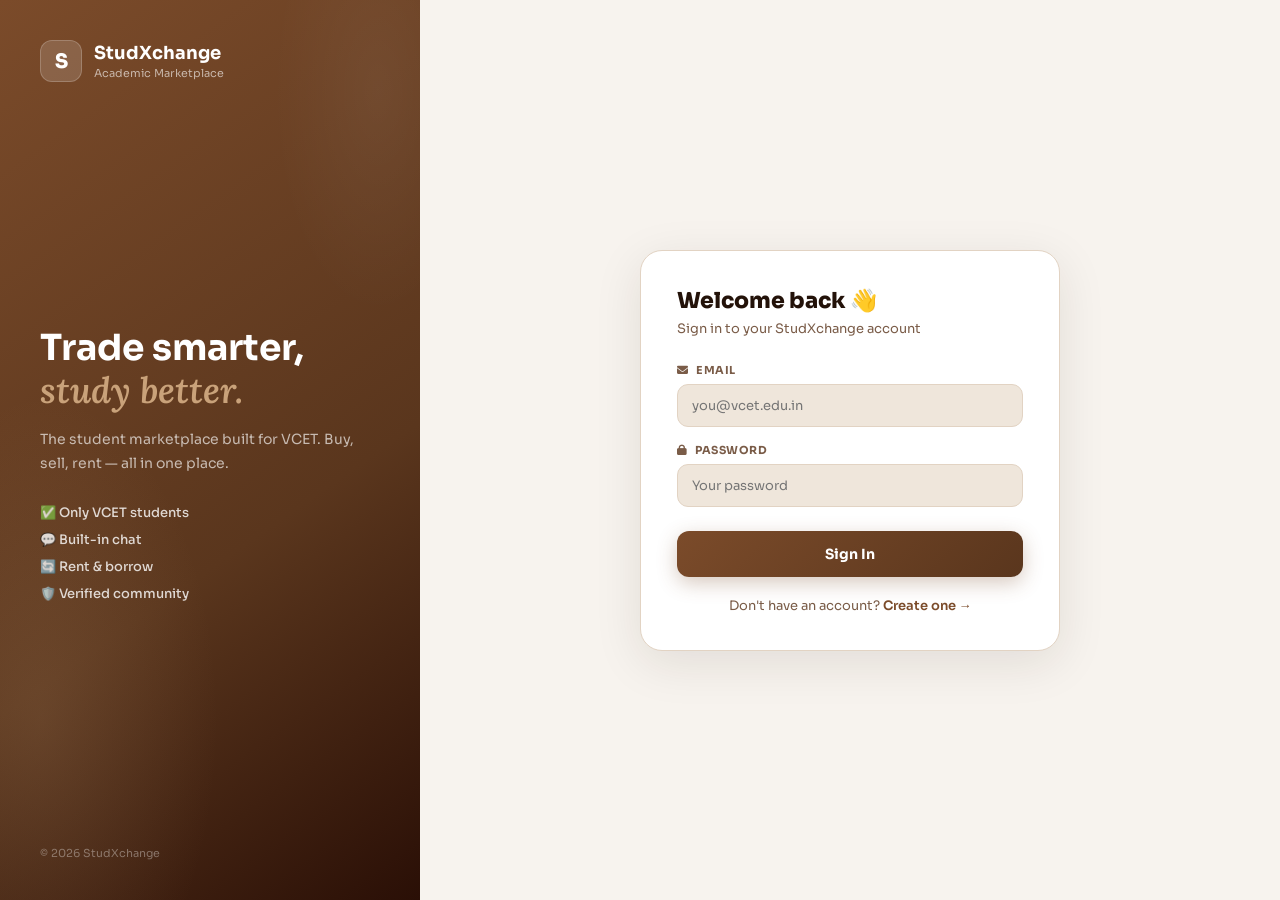
<file: Frontend/Login.html>
<!DOCTYPE html>
<html lang="en">
<head>
<meta charset="UTF-8">
<title>Login — StudXchange</title>
<meta name="viewport" content="width=device-width, initial-scale=1.0">
<link rel="stylesheet" href="style/Login.css">
<link href="https://cdnjs.cloudflare.com/ajax/libs/font-awesome/6.5.0/css/all.min.css" rel="stylesheet">
</head>
<body>

<div class="auth-wrap">

  <!-- LEFT PANEL -->
  <div class="auth-left">
    <div class="brand">
      <div class="brand-icon">S</div>
      <div>
        <div class="brand-name">StudXchange</div>
        <div class="brand-sub">Academic Marketplace</div>
      </div>
    </div>
    <div class="left-content">
      <h1>Trade smarter,<br><em>study better.</em></h1>
      <p>The student marketplace built for VCET. Buy, sell, rent — all in one place.</p>
      <div class="features">
        <div class="feat">✅ Only VCET students</div>
        <div class="feat">💬 Built-in chat</div>
        <div class="feat">🔄 Rent & borrow</div>
        <div class="feat">🛡️ Verified community</div>
      </div>
    </div>
    <div class="left-footer">© 2026 StudXchange</div>
  </div>

  <!-- RIGHT PANEL -->
  <div class="auth-right" id="authRight">

    <!-- LOGIN -->
    <div class="form-box" id="loginBox">
      <h2>Welcome back 👋</h2>
      <p class="form-sub">Sign in to your StudXchange account</p>

      <form id="loginForm">
        <div class="fg">
          <label><i class="fa fa-envelope"></i> Email</label>
          <input type="email" id="loginEmail" placeholder="you@vcet.edu.in" required autocomplete="email">
        </div>
        <div class="fg">
          <label><i class="fa fa-lock"></i> Password</label>
          <input type="password" id="loginPassword" placeholder="Your password" required>
        </div>
        <button type="submit" class="auth-btn" id="loginBtn">Sign In</button>
      </form>

      <div class="switch-text">
        Don't have an account?
        <span onclick="showRegister()">Create one →</span>
      </div>
    </div>

    <!-- REGISTER -->
    <div class="form-box hidden" id="registerBox">
      <h2>Join StudXchange 🎓</h2>
      <p class="form-sub">Create your account with your VCET email</p>

      <form id="registerForm">
        <div class="fg">
          <label><i class="fa fa-user"></i> Full Name</label>
          <input type="text" id="regName" placeholder="Your full name" required autocomplete="name">
        </div>
        <div class="fg">
          <label><i class="fa fa-envelope"></i> VCET Email</label>
          <input type="email" id="regEmail" placeholder="you@vcet.edu.in" required autocomplete="email">
        </div>
        <div class="fg">
          <label><i class="fa fa-lock"></i> Password</label>
          <input type="password" id="regPassword" placeholder="Choose a password" required>
        </div>
        <button type="submit" class="auth-btn green" id="registerBtn">Create Account</button>
      </form>

      <div class="switch-text">
        Already have an account?
        <span onclick="showLogin()">Sign in →</span>
      </div>
    </div>

  </div>
</div>


<script src="script/Login.js"></script>
</body>
</html>
</file>
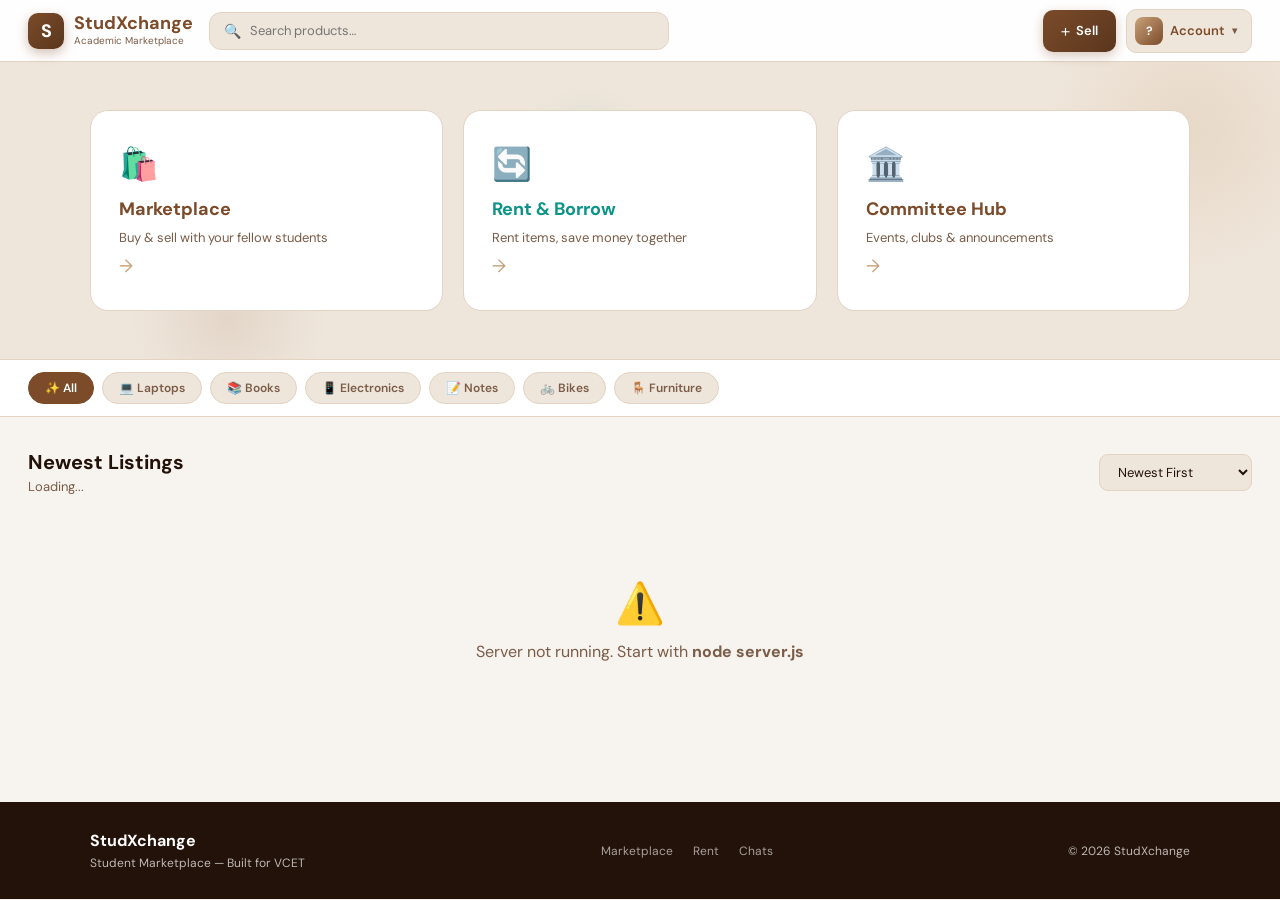
<file: Frontend/marketplace.html>
<!DOCTYPE html>
<html lang="en">
<head>
<meta charset="UTF-8">
<meta name="viewport" content="width=device-width, initial-scale=1.0">
<title>StudXchange — Student Marketplace</title>
<link href="https://fonts.googleapis.com/css2?family=Clash+Display:wght@400;500;600;700&family=Sora:wght@300;400;500;600;700&display=swap" rel="stylesheet">
<link href="https://fonts.googleapis.com/css2?family=DM+Sans:wght@400;500;600;700&display=swap" rel="stylesheet">
<link rel="stylesheet" href="style/marketplace.css">
</head>
<body>

<nav id="navbar">
  <div class="logo">
    <div class="logo-icon">S</div>
    <div>
      <span class="logo-title">StudXchange</span>
      <span class="logo-sub">Academic Marketplace</span>
    </div>
  </div>
  <div class="nav-center">
    <div class="search-wrap">
      <span class="search-icon">🔍</span>
      <input type="text" id="searchInput" placeholder="Search products…" oninput="searchProducts()">
    </div>
  </div>
  <div class="nav-right">
    <button class="btn btn-sell" onclick="handleSell()">
      <span>+</span> Sell
    </button>
    <div style="position:relative;">
      <button class="btn btn-profile" id="profileBtn" onclick="toggleProfileDropdown()">
        <div class="profile-avatar" id="profileAvatar">?</div>
        <span id="profileLabel">Account</span>
        <span class="chevron">▾</span>
      </button>
      <div class="profile-dropdown" id="profileDropdown">
        <div class="dropdown-signin" id="dropdownSignedOut">
          <div class="drop-logo">👋</div>
          <p>Sign in to access your profile, listings, and more.</p>
          <button class="sign-in-btn" onclick="goToSignIn()">Sign In</button>
          <span class="sign-up-link" onclick="goToSignUp()">New here? Create an account →</span>
        </div>
        <div id="dropdownSignedIn" style="display:none;">
          <div class="profile-dropdown-header">
            <div class="name" id="dropdownName">—</div>
            <div class="email" id="dropdownEmail">—</div>
          </div>
          <a class="dropdown-item" href="myprofile.html">👤 My Profile</a>
          <a class="dropdown-item" href="chat.html">💬 Chats</a>
          <span class="dropdown-item danger" onclick="signOut()">🚪 Sign Out</span>
        </div>
      </div>
    </div>
  </div>
</nav>

<!-- HERO -->
<section class="hero">
  <div class="hero-bg-shapes">
    <div class="shape s1"></div>
    <div class="shape s2"></div>
    <div class="shape s3"></div>
  </div>
  <div class="hero-container">
    <a href="marketplace.html" class="hero-card animate-card" style="--i:0">
      <div class="hero-card-icon">🛍️</div>
      <h2>Marketplace</h2>
      <p>Buy & sell with your fellow students</p>
      <span class="hero-card-arrow">→</span>
    </a>
    <a href="rentpage.html" class="hero-card animate-card teal" style="--i:1">
      <div class="hero-card-icon">🔄</div>
      <h2>Rent & Borrow</h2>
      <p>Rent items, save money together</p>
      <span class="hero-card-arrow">→</span>
    </a>
    <a href="committee.html" class="hero-card animate-card" style="--i:2">
      <div class="hero-card-icon">🏛️</div>
      <h2>Committee Hub</h2>
      <p>Events, clubs & announcements</p>
      <span class="hero-card-arrow">→</span>
    </a>
  </div>
</section>

<!-- CATEGORY SCROLL -->
<div class="cat-strip">
  <button class="cat-chip active" onclick="filterByCategory('all', this)">✨ All</button>
  <button class="cat-chip" onclick="filterByCategory('Laptops', this)">💻 Laptops</button>
  <button class="cat-chip" onclick="filterByCategory('Books', this)">📚 Books</button>
  <button class="cat-chip" onclick="filterByCategory('Electronics', this)">📱 Electronics</button>
  <button class="cat-chip" onclick="filterByCategory('Notes', this)">📝 Notes</button>
  <button class="cat-chip" onclick="filterByCategory('Bikes', this)">🚲 Bikes</button>
  <button class="cat-chip" onclick="filterByCategory('Furniture', this)">🪑 Furniture</button>
</div>

<!-- PRODUCTS -->
<section class="products">
  <div class="products-header">
    <div>
      <h2>Newest Listings</h2>
      <p id="productCount">Loading...</p>
    </div>
    <div class="sort-wrap">
      <select id="sortSelect" onchange="sortProducts()">
        <option value="newest">Newest First</option>
        <option value="price-low">Price: Low → High</option>
        <option value="price-high">Price: High → Low</option>
      </select>
    </div>
  </div>
  <div class="grid" id="productContainer">
    <div class="loading-grid">
      <div class="skeleton"></div>
      <div class="skeleton"></div>
      <div class="skeleton"></div>
      <div class="skeleton"></div>
    </div>
  </div>
</section>

<footer>
  <div class="footer-inner">
    <div class="footer-brand">
      <span class="footer-logo">StudXchange</span>
      <span>Student Marketplace — Built for VCET</span>
    </div>
    <div class="footer-links">
      <a href="marketplace.html">Marketplace</a>
      <a href="rentpage.html">Rent</a>
      <a href="chat.html">Chats</a>
    </div>
    <div>© 2026 StudXchange</div>
  </div>
</footer>

<div class="toast" id="toast"></div>

<script src="script/marketplace.js"></script>
</body>
</html>
</file>
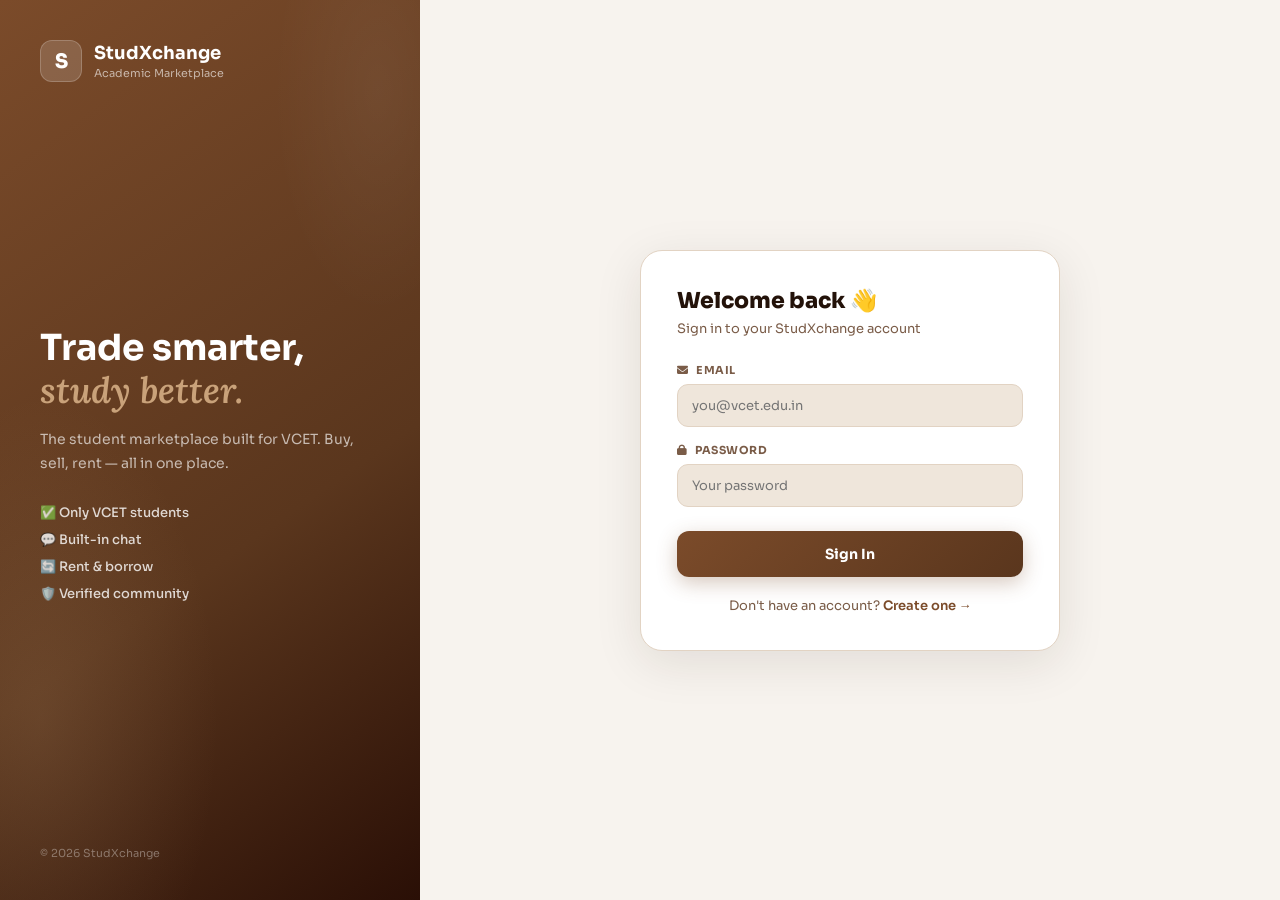
<file: Frontend/myprofile.html>
<!DOCTYPE html>
<html lang="en">
<head>
<meta charset="UTF-8">
<meta name="viewport" content="width=device-width, initial-scale=1.0">
<title>My Profile — StudXchange</title>
<link href="https://fonts.googleapis.com/css2?family=Sora:wght@400;500;600;700;800&family=Lora:wght@600;700&display=swap" rel="stylesheet">
<link rel="stylesheet" href="style/myprofile.css">
</head>
<body>

<!-- NAV -->
<nav class="nav">
  <a href="marketplace.html" class="nav-logo">
    <b>StudXchange</b>
    <small>Academic Marketplace</small>
  </a>
  <div class="nav-r">
    <button class="btn btn-g" onclick="location.href='marketplace.html'">← Marketplace</button>
    <button class="btn btn-m" onclick="openEdit()">✏️ Edit Profile</button>
    <button class="btn btn-d" onclick="signOut()">Sign Out</button>
  </div>
</nav>

<!-- BANNER -->
<div class="band"></div>

<!-- PROFILE HEADER -->
<div class="ph-wrap">
  <div class="av-float r1">
    <div class="av">
      <span class="av-l" id="avL">?</span>
    </div>
  </div>
  <div class="ph-name-row r1">
    <div>
      <div class="user-name" id="dispName">—</div>
      <div class="pills">
        <span class="pill">🎓 <span id="pCollege">Student</span></span>
        <span class="pill">📍 <span id="pLoc">—</span></span>
        <span class="pill" style="color:var(--gr);border-color:#C0DEC8;">✅ Verified</span>
      </div>
    </div>
    <div class="ph-actions">
      <button class="btn btn-g" onclick="doShare()">🔗 Share</button>
    </div>
  </div>
</div>

<!-- BODY -->
<div class="pg">

  <!-- SIDEBAR -->
  <aside class="r3">
    <div class="card">
      <div class="ch">
        <h3>About Me</h3>
        <span class="che" onclick="openEdit()">Edit ✏️</span>
      </div>
      <div class="cb">
        <div class="ar"><div class="ar-ic">👤</div><div><div class="ar-lb">Name</div><div class="ar-v" id="abN">—</div></div></div>
        <div class="ar"><div class="ar-ic">📧</div><div><div class="ar-lb">Email</div><div class="ar-v" id="abE">—</div></div></div>
        <div class="ar"><div class="ar-ic">📞</div><div><div class="ar-lb">Phone</div><div class="ar-v" id="abPh">—</div></div></div>
        <div class="ar"><div class="ar-ic">🎓</div><div><div class="ar-lb">College</div><div class="ar-v" id="abC">—</div></div></div>
        <div class="ar"><div class="ar-ic">📚</div><div><div class="ar-lb">Course & Year</div><div class="ar-v" id="abCo">—</div></div></div>
        <div class="ar"><div class="ar-ic">📍</div><div><div class="ar-lb">Location</div><div class="ar-v" id="abL">—</div></div></div>
        <div class="ar"><div class="ar-ic">💬</div><div><div class="ar-lb">Bio</div><div class="ar-v" id="abB" style="line-height:1.55">—</div></div></div>
      </div>
    </div>
  </aside>

  <!-- MAIN CONTENT -->
  <main class="r4">
    <div class="tabs">
      <button class="tb-btn on" onclick="goTab('listings',this)">📦 My Listings</button>
      <button class="tb-btn" onclick="goTab('requests',this)">💬 Requests</button>
      <button class="tb-btn" onclick="goTab('wishlist',this)">♡ Wishlist</button>
    </div>

    <div class="pane on" id="pane-listings">
      <div class="pane-lbl">Items you listed for sale or rent</div>
      <div id="r-listings"></div>
    </div>

    <div class="pane" id="pane-requests">
      <div class="pane-lbl">Chat Requests</div>
      <div id="requestContainer"></div>
    </div>

    <div class="pane" id="pane-wishlist">
      <div class="pane-lbl">Your saved items</div>
      <div id="r-wishlist"></div>
    </div>
  </main>
</div>

<!-- ── EDIT PROFILE MODAL ─────────────────────────────────────────────── -->
<div class="ov" id="editModal" onclick="if(event.target===this)closeEdit()">
  <div class="mod">
    <div class="mod-hd">
      <h2>Edit Profile</h2>
      <button class="mod-x" onclick="closeEdit()">×</button>
    </div>
    <div class="mod-sc">
      <div class="fg"><label>Full Name</label><input id="fName" placeholder="e.g. Riya Sharma"></div>
      <div class="fg"><label>Email</label><input id="fEmail" type="email" placeholder="you@vcet.edu.in"></div>
      <div class="fg"><label>Phone</label><input id="fPhone" type="tel" placeholder="+91 98765 43210"></div>
      <div class="fg"><label>College / University</label><input id="fCollege" placeholder="e.g. VCET Pune"></div>
      <div class="fg"><label>Course & Year</label><input id="fCourse" placeholder="e.g. B.Tech CSE — 3rd Year"></div>
      <div class="fg"><label>Location</label><input id="fLoc" placeholder="e.g. Pune, Maharashtra"></div>
      <div class="fg"><label>Bio</label><textarea id="fBio" rows="3" placeholder="Tell others a little about yourself…"></textarea></div>
    </div>
    <div class="mod-ft">
      <button class="btn btn-g" onclick="closeEdit()">Cancel</button>
      <button class="btn btn-m" onclick="saveProfile()">Save Changes</button>
    </div>
  </div>
</div>

<!-- ── EDIT LISTING MODAL ─────────────────────────────────────────────── -->
<div class="ov" id="editListingModal" onclick="if(event.target===this)closeEditListing()">
  <div class="mod">
    <div class="mod-hd">
      <h2>Edit Listing</h2>
      <button class="mod-x" onclick="closeEditListing()">×</button>
    </div>
    <div class="mod-sc">
      <div class="fg">
        <label>Title</label>
        <input id="editItemTitle" placeholder="Item title">
      </div>
      <div class="fg">
        <label>Category</label>
        <input id="editItemCategory" placeholder="e.g. Books, Electronics">
      </div>
      <div class="fg">
        <label>Description</label>
        <textarea id="editItemDescription" rows="3" placeholder="Describe the item…"></textarea>
      </div>
      <div class="fg">
        <label>Contact</label>
        <input id="editItemContact" placeholder="Phone or WhatsApp number">
      </div>

      <!-- Sale fields -->
      <div class="fg" id="editItemPriceWrap">
        <label>Price (₹)</label>
        <input id="editItemPrice" type="number" placeholder="e.g. 500">
      </div>
      <div class="fg" id="editItemConditionWrap">
        <label>Condition</label>
        <input id="editItemCondition" placeholder="e.g. Like New, Good, Fair">
      </div>

      <!-- Rent fields -->
      <div class="fg" id="editItemRentWrap" style="display:none">
        <label>Rent Per Day (₹)</label>
        <input id="editItemRent" type="number" placeholder="e.g. 50">
      </div>
      <div class="fg" id="editItemDepositWrap" style="display:none">
        <label>Security Deposit (₹)</label>
        <input id="editItemDeposit" type="number" placeholder="e.g. 200">
      </div>

      <div class="fg">
        <label>Image URL</label>
        <input id="editItemImage" placeholder="https://…">
      </div>
    </div>
    <div class="mod-ft">
      <button class="btn btn-g" onclick="closeEditListing()">Cancel</button>
      <button class="btn btn-m" onclick="saveEditedItem()">Save Changes</button>
    </div>
  </div>
</div>

<div class="toast" id="toast"></div>
<script src="script/myprofile.js"></script>
</body>
</html>
</file>
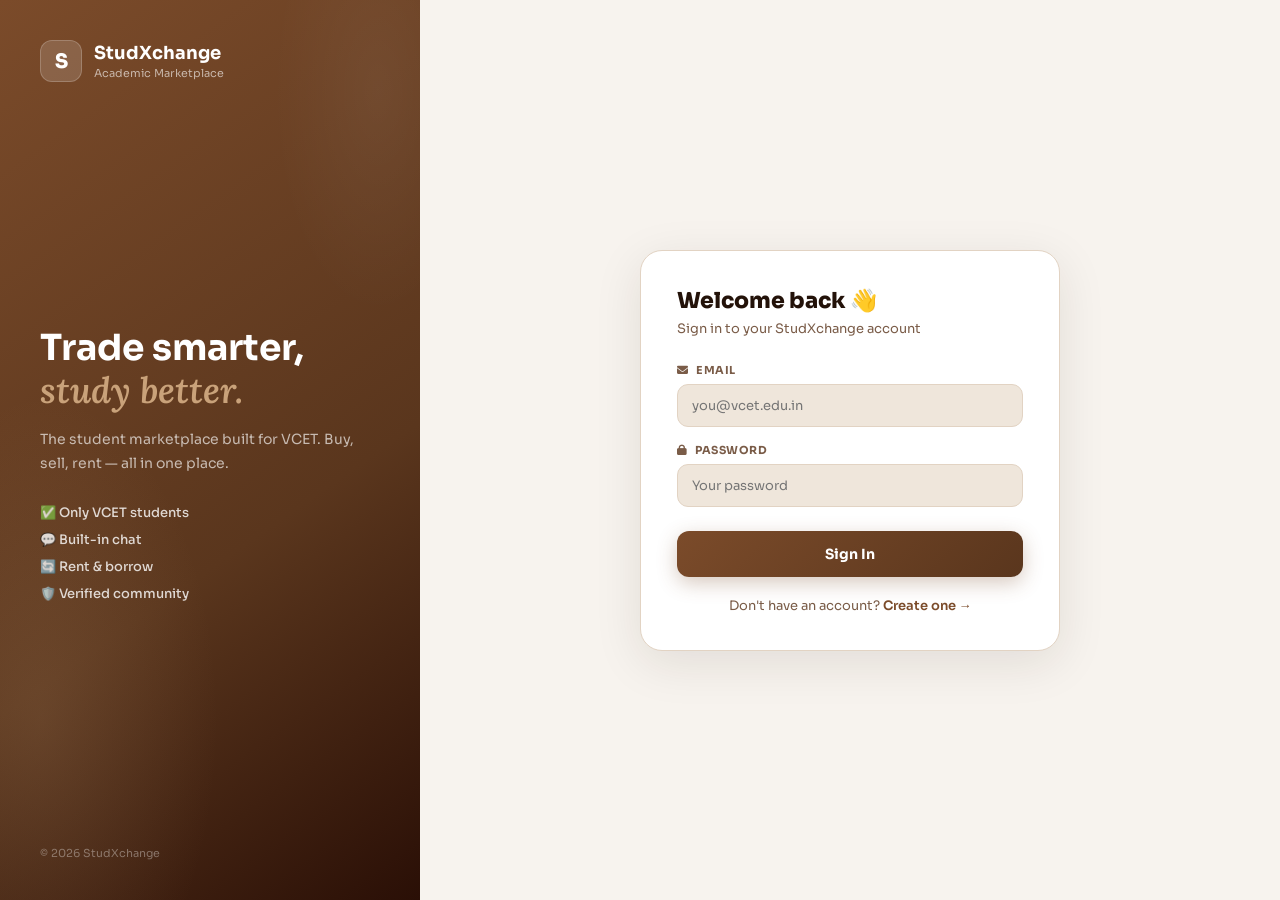
<file: Frontend/rent.html>
<!DOCTYPE html>
<html lang="en">
<head>
<meta charset="UTF-8">
<meta name="viewport" content="width=device-width, initial-scale=1.0">
<title>List for Rent — StudXchange</title>
<link href="https://fonts.googleapis.com/css2?family=Sora:wght@300;400;500;600;700&display=swap" rel="stylesheet">
<link rel="stylesheet" href="style/rent.css">
</head>
<body>

<div class="page-wrap">
  <a href="rentpage.html" class="back-btn">← Back to Rentals</a>

  <div class="sell-card">
    <div class="card-header">
      <div class="card-header-icon">🔄</div>
      <div>
        <h2>List Item for Rent</h2>
        <p>Set your daily rate and let students borrow from you</p>
      </div>
    </div>

    <form id="rentForm">
      <div class="form-grid">

        <div class="full">
          <label>Upload Photo</label>
          <div class="upload" id="uploadZone" onclick="document.getElementById('photo').click()">
            <div class="upload-inner" id="uploadInner">
              <div class="upload-icon">📷</div>
              <div class="upload-text">Click to upload image</div>
              <div class="upload-hint">JPG, PNG up to 5MB</div>
            </div>
            <input type="file" id="photo" accept="image/*" onchange="previewImage(event)">
            <div class="preview" id="preview"></div>
          </div>
        </div>

        <div>
          <label>Title <span class="req">*</span></label>
          <input type="text" id="title" placeholder="e.g. Mountain Bike, Calculator" required>
        </div>

        <div>
          <label>Category</label>
          <select id="category">
            <option>Books</option>
            <option>Laptops</option>
            <option>Electronics</option>
            <option>Bikes</option>
            <option>Furniture</option>
            <option>Other</option>
          </select>
        </div>

        <div>
          <label>Rent per Day (₹) <span class="req">*</span></label>
          <input type="number" id="rent_day" placeholder="e.g. 50" required>
        </div>

        <div>
          <label>Security Deposit (₹)</label>
          <input type="number" id="deposit" placeholder="e.g. 200 (refundable)">
        </div>

        <div class="full">
          <label>Description</label>
          <textarea id="description" placeholder="Describe the item — condition, accessories included, pickup location…"></textarea>
        </div>

        <div>
          <label>Contact Number</label>
          <input type="tel" id="contact" placeholder="+91 98765 43210">
        </div>

      </div>

      <button type="submit" class="post-btn" id="postBtn">
        <span id="btnText">🔄 Post for Rent</span>
        <span id="btnLoader" style="display:none">Posting…</span>
      </button>
    </form>
  </div>
</div>

<script>
let base64Image = "";

function previewImage(event) {
  const file = event.target.files[0];
  if (!file) return;
  document.getElementById("uploadInner").style.display = "none";
  const preview = document.getElementById("preview");
  preview.innerHTML = "";
  const img = document.createElement("img");
  img.src = URL.createObjectURL(file);
  preview.appendChild(img);
  const reader = new FileReader();
  reader.onloadend = () => { base64Image = reader.result; };
  reader.readAsDataURL(file);
}

const user = JSON.parse(localStorage.getItem("user"));
if (!user) { alert("Please login first"); window.location.href = "Login.html"; }

document.getElementById("rentForm").addEventListener("submit", async (e) => {
  e.preventDefault();
  const title    = document.getElementById("title").value.trim();
  const rent_day = document.getElementById("rent_day").value;
  if (!title || !rent_day) { alert("Please fill required fields"); return; }

  const btn     = document.getElementById("postBtn");
  btn.disabled  = true;
  document.getElementById("btnText").style.display  = "none";
  document.getElementById("btnLoader").style.display = "inline";

  const data = {
    title,
    category:     document.getElementById("category").value,
    description:  document.getElementById("description").value,
    contact:      document.getElementById("contact").value,
    rent_per_day: rent_day,
    deposit:      document.getElementById("deposit").value || 0,
    seller_name:  user.name,
    seller_email: user.email.toLowerCase(),
    seller_id:    user.id,
    image:        base64Image
  };

  try {
    const res    = await fetch("http://localhost:5000/add-rent", {
      method:"POST", headers:{"Content-Type":"application/json"}, body:JSON.stringify(data)
    });
    const result = await res.json();
    if (result.success) {
      alert("Item listed for rent! 🚀");
      window.location.href = "rentpage.html";
    } else {
      alert("Error: " + result.error);
      btn.disabled=false;
      document.getElementById("btnText").style.display  = "inline";
      document.getElementById("btnLoader").style.display = "none";
    }
  } catch {
    alert("Server error — make sure server is running on port 5000");
    btn.disabled=false;
    document.getElementById("btnText").style.display  = "inline";
    document.getElementById("btnLoader").style.display = "none";
  }
});
</script>
</body>
</html>
</file>
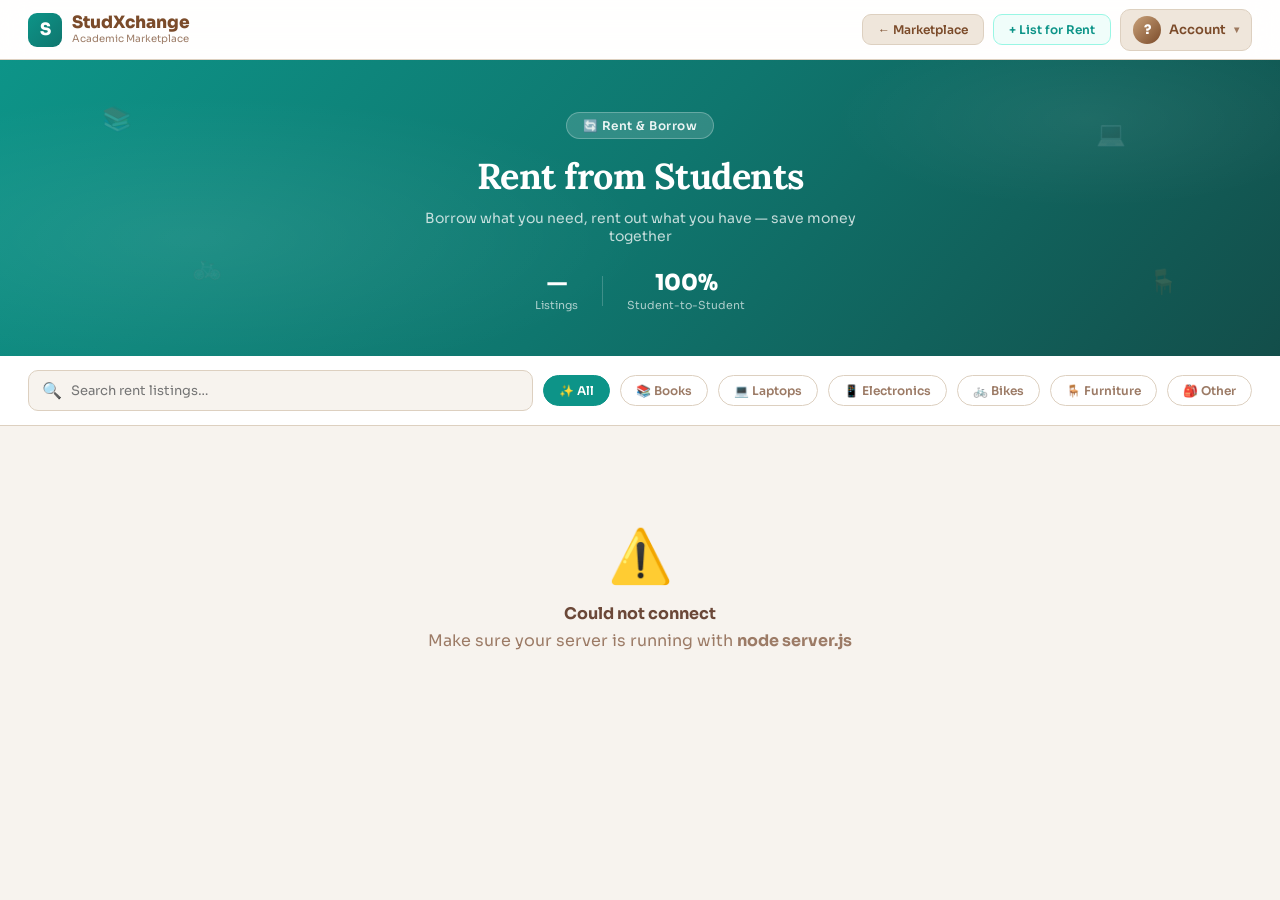
<file: Frontend/rentpage.html>
<!DOCTYPE html>
<html lang="en">
<head>
<meta charset="UTF-8">
<meta name="viewport" content="width=device-width, initial-scale=1.0">
<title>Rent & Borrow — StudXchange</title>
<link href="https://fonts.googleapis.com/css2?family=Sora:wght@300;400;500;600;700;800&family=Lora:ital,wght@0,600;1,600&display=swap" rel="stylesheet">
<link rel="stylesheet" href="style/rentpage.css">
<style>
/* ── Account dropdown (matches marketplace nav style) ── */
.nav-r { margin-left:auto; display:flex; gap:9px; align-items:center; }
.profile-btn {
  display:flex; align-items:center; gap:8px;
  padding:6px 12px; border-radius:10px;
  background:var(--bg2); border:1.5px solid var(--bor);
  cursor:pointer; font-family:'Sora',sans-serif; font-size:13px;
  font-weight:600; color:var(--br); transition:.18s; position:relative;
}
.profile-btn:hover { background:var(--bg3); }
.profile-avatar {
  width:28px; height:28px; border-radius:50%;
  background:linear-gradient(135deg,var(--brl,#C9A27A),var(--br));
  color:#fff; font-size:13px; font-weight:800;
  display:flex; align-items:center; justify-content:center;
  flex-shrink:0;
}
.profile-dropdown {
  position:absolute; top:calc(100% + 8px); right:0;
  background:#fff; border:1.5px solid var(--bor);
  border-radius:14px; width:220px;
  box-shadow:0 12px 36px rgba(123,75,42,.14);
  z-index:300; display:none; overflow:hidden;
  animation:dropIn .18s ease;
}
@keyframes dropIn{from{opacity:0;transform:translateY(-8px)}to{opacity:1;transform:none}}
.profile-dropdown.open { display:block; }
.drop-header {
  padding:14px 16px; background:var(--bg2);
  border-bottom:1px solid var(--bor);
}
.drop-name  { font-size:14px; font-weight:800; color:var(--tx); }
.drop-email { font-size:11px; color:var(--tx3); margin-top:2px; }
.drop-item  {
  display:flex; align-items:center; gap:9px;
  padding:11px 16px; font-size:13px; font-weight:600;
  color:var(--tx2); text-decoration:none; cursor:pointer;
  transition:.15s; border-bottom:1px solid var(--bg2);
}
.drop-item:last-child { border-bottom:none; }
.drop-item:hover { background:var(--bg2); color:var(--br); }
.drop-item.danger { color:#B83232; }
.drop-item.danger:hover { background:#FDEAEA; }
.drop-signin { padding:18px; text-align:center; }
.drop-signin p { font-size:12px; color:var(--tx3); margin-bottom:12px; }
.sign-in-btn { width:100%; padding:9px; background:var(--br); color:#fff; border:none; border-radius:8px; font-size:13px; font-weight:700; font-family:'Sora',sans-serif; cursor:pointer; }
</style>
</head>
<body>

<nav class="nav">
  <a href="marketplace.html" class="nav-logo">
    <div class="nav-logo-icon">S</div>
    <div>
      <b>StudXchange</b>
      <small>Academic Marketplace</small>
    </div>
  </a>
  <div class="nav-r">
    <a href="marketplace.html" class="nbtn">← Marketplace</a>
    <button class="nbtn teal" onclick="goPostRent()">+ List for Rent</button>
    <!-- Account Button -->
    <div style="position:relative">
      <button class="profile-btn" id="profileBtn" onclick="toggleDrop()">
        <div class="profile-avatar" id="profileAvatar">?</div>
        <span id="profileLabel">Account</span>
        <span style="font-size:10px;opacity:.7">▾</span>
      </button>
      <div class="profile-dropdown" id="profileDropdown">
        <!-- signed-out state -->
        <div id="dropSignedOut" class="drop-signin">
          <p>Sign in to save items and list rentals.</p>
          <button class="sign-in-btn" onclick="location.href='Login.html'">Sign In</button>
        </div>
        <!-- signed-in state -->
        <div id="dropSignedIn" style="display:none">
          <div class="drop-header">
            <div class="drop-name"  id="dropName">—</div>
            <div class="drop-email" id="dropEmail">—</div>
          </div>
          <a class="drop-item" href="myprofile.html">👤 My Profile</a>
          <a class="drop-item" href="myprofile.html">📦 My Listings</a>
          <a class="drop-item" href="chat.html">💬 Chats</a>
          <span class="drop-item danger" onclick="signOut()">🚪 Sign Out</span>
        </div>
      </div>
    </div>
  </div>
</nav>

<div class="rent-hero">
  <div class="hero-particles">
    <span class="p p1">📚</span>
    <span class="p p2">💻</span>
    <span class="p p3">🚲</span>
    <span class="p p4">🪑</span>
  </div>
  <div class="rent-hero-badge">🔄 Rent & Borrow</div>
  <h1>Rent from Students</h1>
  <p>Borrow what you need, rent out what you have — save money together</p>
  <div class="hero-stats">
    <div class="stat"><span id="statCount">—</span><small>Listings</small></div>
    <div class="stat-div"></div>
    <div class="stat"><span>100%</span><small>Student-to-Student</small></div>
  </div>
</div>

<div class="rent-filter">
  <div class="search-box">
    <span>🔍</span>
    <input type="text" id="searchInput" placeholder="Search rent listings…" oninput="filterItems()">
  </div>
  <button class="fchip on" onclick="setFilter('all',this)">✨ All</button>
  <button class="fchip" onclick="setFilter('Books',this)">📚 Books</button>
  <button class="fchip" onclick="setFilter('Laptops',this)">💻 Laptops</button>
  <button class="fchip" onclick="setFilter('Electronics',this)">📱 Electronics</button>
  <button class="fchip" onclick="setFilter('Bikes',this)">🚲 Bikes</button>
  <button class="fchip" onclick="setFilter('Furniture',this)">🪑 Furniture</button>
  <button class="fchip" onclick="setFilter('Other',this)">🎒 Other</button>
</div>

<div id="rentGrid" class="rent-grid"></div>

<!-- DETAIL MODAL -->
<div class="modal-ov" id="rentModal" onclick="if(event.target===this)closeModal()">
  <div class="modal-box" id="rentModalBox">
    <div class="modal-header">
      <button class="close-x" onclick="closeModal()">×</button>
    </div>
    <div id="rentModalContent"></div>
  </div>
</div>

<div class="toast" id="toast"></div>

<script>
const SERVER = "http://localhost:5000";
const user   = JSON.parse(localStorage.getItem("user"));
let allItems  = [];
let activeFilter = "all";

// ── Nav account setup ─────────────────────────────────────────────────────────
function setupNav() {
  const btn   = document.getElementById("profileBtn");
  const avDiv = document.getElementById("profileAvatar");
  const lbl   = document.getElementById("profileLabel");
  const out   = document.getElementById("dropSignedOut");
  const inn   = document.getElementById("dropSignedIn");

  if (user) {
    const initials = (user.name || "?").trim().split(/\s+/).map(w => w[0]).join("").toUpperCase().slice(0,2);
    avDiv.textContent = initials;
    lbl.textContent   = user.name.split(" ")[0];
    out.style.display = "none";
    inn.style.display = "block";
    document.getElementById("dropName").textContent  = user.name;
    document.getElementById("dropEmail").textContent = user.email;
  } else {
    avDiv.textContent = "?";
    lbl.textContent   = "Account";
  }
}

function toggleDrop() {
  document.getElementById("profileDropdown").classList.toggle("open");
}

// Close dropdown on outside click
document.addEventListener("click", e => {
  const btn  = document.getElementById("profileBtn");
  const drop = document.getElementById("profileDropdown");
  if (!btn.contains(e.target) && !drop.contains(e.target)) {
    drop.classList.remove("open");
  }
});

function signOut() {
  localStorage.removeItem("user");
  window.location.href = "Login.html";
}

// ── Helpers ───────────────────────────────────────────────────────────────────
function toast(msg) {
  const t = document.getElementById("toast");
  t.textContent = msg;
  t.classList.add("show");
  setTimeout(() => t.classList.remove("show"), 2800);
}

function goPostRent() {
  if (!user) { toast("Please sign in to list a rental"); setTimeout(() => location.href="Login.html", 1500); return; }
  location.href = "rent.html";
}

function setFilter(cat, el) {
  activeFilter = cat;
  document.querySelectorAll(".fchip").forEach(c => c.classList.remove("on"));
  el.classList.add("on");
  filterItems();
}

function filterItems() {
  const q = (document.getElementById("searchInput").value || "").toLowerCase();
  let list = allItems;
  if (activeFilter !== "all") list = list.filter(i => i.category === activeFilter);
  if (q) list = list.filter(i => i.title.toLowerCase().includes(q) || (i.description||'').toLowerCase().includes(q));
  renderGrid(list);
}

// ── Load from server ──────────────────────────────────────────────────────────
async function loadRentals() {
  const grid = document.getElementById("rentGrid");
  grid.innerHTML = `<div style="grid-column:1/-1;text-align:center;padding:60px 20px;color:var(--tx3)"><div style="font-size:32px;margin-bottom:10px;animation:float 2s infinite ease-in-out">🔄</div><p>Loading rentals…</p></div>`;
  try {
    const res  = await fetch(`${SERVER}/rent-products`);
    allItems   = await res.json();
    const sc = document.getElementById("statCount");
    if (sc) sc.textContent = allItems.length;
    renderGrid(allItems);
  } catch {
    grid.innerHTML = `<div class="empty-state" style="grid-column:1/-1"><div class="ei">⚠️</div><h4>Could not connect</h4><p>Make sure your server is running with <b>node server.js</b></p></div>`;
  }
}

function renderGrid(list) {
  const grid = document.getElementById("rentGrid");
  if (!list.length) {
    grid.innerHTML = `<div class="empty-state" style="grid-column:1/-1"><div class="ei">🔄</div><h4>No rentals yet</h4><p>Be the first to list something for rent!</p></div>`;
    return;
  }
  grid.innerHTML = list.map((item, i) => `
    <div class="rent-card" style="animation-delay:${i*0.05}s" onclick="openDetail(${item.id})">
      <div class="rent-img">
        ${item.image ? `<img src="${item.image}" alt="${item.title}" loading="lazy" onerror="this.style.display='none'">` : "🔄"}
        <span class="rent-badge">RENT</span>
        <span class="rent-avail ${item.is_available ? 'avail-yes' : 'avail-no'}">
          ${item.is_available ? '✅ Available' : '❌ Rented'}
        </span>
      </div>
      <div class="rent-body">
        <div class="rent-title">${item.title}</div>
        <div class="rent-price-row">
          ${item.rent_per_day ? `<span class="rent-price rent-price-day">₹${item.rent_per_day}/day</span>` : ""}
        </div>
        <div class="rent-meta">🏷 ${item.category} • 💰 Deposit: ₹${item.deposit || 0}<br>👤 ${item.seller_name}</div>
        <div class="rent-footer" onclick="event.stopPropagation()">
          <button class="btn-rent" onclick="openDetail(${item.id})">View & Rent</button>
         <button 
  onclick="addRentToWishlist(event, ${item.id})"
  style="
    padding: 8px 14px;
    border-radius: 10px;
    border: 1px solid #e2d3c3;
    background: #fff7ed;
    color: #7B4B2A;
    font-size: 13px;
    font-weight: 600;
    cursor: pointer;
    transition: all 0.25s ease;
  "
  onmouseover="this.style.background='#7B4B2A'; this.style.color='#fff'; this.style.transform='scale(1.05)'"
  onmouseout="this.style.background='#fff7ed'; this.style.color='#7B4B2A'; this.style.transform='scale(1)'"
>
  ♡ Wishlist
</button>
        </div>
      </div>
    </div>`).join("");
}

async function openDetail(id) {
  const modal = document.getElementById("rentModal");
  modal.classList.add("on");
  document.body.style.overflow = "hidden";
  const item = allItems.find(i => i.id === id);
  if (!item) return;
  const isOwn = user && user.id === item.seller_id;

  document.getElementById("rentModalContent").innerHTML = `
    <div class="modal-img">
      ${item.image ? `<img src="${item.image}" alt="${item.title}" onerror="this.style.display='none'">` : "🔄"}
    </div>
    <div class="modal-content">
      <div class="modal-title">${item.title}</div>
      <div class="modal-seller">👤 Listed by <b>${item.seller_name}</b> &nbsp;•&nbsp; 🏷 ${item.category}</div>
      <div class="price-boxes">
        ${item.rent_per_day ? `<div class="price-box teal">
          <div class="price-box-lbl">Per Day</div>
          <div class="price-box-val">₹${item.rent_per_day}</div>
          <div class="price-box-sub">Daily rate</div>
        </div>` : ""}
        ${item.deposit ? `<div class="price-box">
          <div class="price-box-lbl">Security Deposit</div>
          <div class="price-box-val" style="color:var(--br)">₹${item.deposit}</div>
          <div class="price-box-sub">Refundable</div>
        </div>` : ""}
      </div>
      <div class="modal-section">
        <h4>Description</h4>
        <p>${item.description || "No description provided."}</p>
      </div>
      <div class="modal-section">
        <h4>Item Details</h4>
        <div class="modal-info-grid">
          <div class="info-item"><div class="info-item-lbl">Availability</div><div class="info-item-val">${item.is_available ? "✅ Available" : "❌ Rented Out"}</div></div>
          <div class="info-item"><div class="info-item-lbl">Category</div><div class="info-item-val">🏷 ${item.category}</div></div>
          <div class="info-item"><div class="info-item-lbl">Contact</div><div class="info-item-val">📞 ${item.contact || "—"}</div></div>
          <div class="info-item"><div class="info-item-lbl">Listed By</div><div class="info-item-val">👤 ${item.seller_name}</div></div>
        </div>
      </div>
      ${isOwn
        ? `<p style="text-align:center;color:var(--tx3);font-size:13px;padding:16px;background:var(--bg);border-radius:12px">This is your listing.</p>`
        : !item.is_available
        ? `<p style="text-align:center;padding:16px;background:#fee2e2;border-radius:12px;color:#991b1b;font-size:13px;font-weight:600">❌ This item is currently rented out</p>`
        : `<div class="rent-form">
            <h4>🗓️ Request to Rent</h4>
            <div class="fg-row">
              <div class="fg"><label>Start Date</label><input type="date" id="rd-start" onchange="calcCost(${item.rent_per_day||0})" min="${new Date().toISOString().split('T')[0]}"></div>
              <div class="fg"><label>End Date</label><input type="date" id="rd-end" onchange="calcCost(${item.rent_per_day||0})" min="${new Date().toISOString().split('T')[0]}"></div>
            </div>
            <div class="cost-preview" id="costPreview" style="display:none">
              <span class="cost-preview-lbl">Estimated Cost</span>
              <span class="cost-preview-val" id="costVal">₹0</span>
            </div>
            <div class="fg"><label>Message to Owner (optional)</label><textarea id="rd-msg" rows="2" placeholder="e.g. I need this for a college project…"></textarea></div>
            <button class="btn-rent" style="width:100%;margin-top:4px" onclick="sendRentRequest(${item.id},${item.seller_id},${item.rent_per_day||0})">
              🔄 Send Rent Request
            </button>
          </div>`
      }
    </div>`;
}

function calcCost(perDay) {
  const s = document.getElementById("rd-start")?.value;
  const e = document.getElementById("rd-end")?.value;
  const preview = document.getElementById("costPreview");
  if (!s || !e || !preview) return;
  const days = Math.max(1, Math.ceil((new Date(e) - new Date(s)) / 86400000));
  document.getElementById("costVal").textContent = `₹${days*perDay} (${days} day${days>1?'s':''})`;
  preview.style.display = "flex";
}

async function sendRentRequest(productId, ownerId, perDay) {
  if (!user) { toast("Please sign in first"); setTimeout(() => location.href="Login.html",1500); return; }
  const start = document.getElementById("rd-start").value;
  const end   = document.getElementById("rd-end").value;
  const msg   = document.getElementById("rd-msg")?.value?.trim()||"";
  if (!start || !end) { toast("Please select start and end dates"); return; }
  if (new Date(end) <= new Date(start)) { toast("End date must be after start date"); return; }
  const days  = Math.ceil((new Date(end) - new Date(start)) / 86400000);
  const total = days * perDay;
  try {
    const res  = await fetch(`${SERVER}/send-rent-request`, {
      method:"POST", headers:{"Content-Type":"application/json"},
      body: JSON.stringify({ renter_id:user.id, owner_id:ownerId, product_id:productId, start_date:start, end_date:end, total_cost:total, message:msg })
    });
    const data = await res.json();
    if (data.success) { toast("Rent request sent! ✅"); closeModal(); }
    else toast(data.error || "Could not send request");
  } catch { toast("Server error"); }
}

function addWishlist(e, itemId) {
  e.stopPropagation();
  if (!user) { toast("Sign in to save to wishlist"); setTimeout(()=>location.href="Login.html",1500); return; }
  fetch(`${SERVER}/add-to-wishlist`, {
    method:"POST", headers:{"Content-Type":"application/json"},
    body: JSON.stringify({ user_id:user.id, item_id:itemId, item_type:"rent" })
  }).then(r=>r.json()).then(d => {
    if (d.success) {
      toast("Saved to wishlist ❤️");
      const btn = document.getElementById(`wish-${itemId}`);
      if (btn) { btn.textContent = "❤️"; btn.style.background = "#ffe4e4"; }
    } else {
      toast(d.message || d.error || "Already in wishlist");
    }
  }).catch(() => toast("Could not save"));
}

function closeModal() {
  document.getElementById("rentModal").classList.remove("on");
  document.body.style.overflow = "";
}

// ── INIT ──────────────────────────────────────────────────────────────────────
setupNav();
loadRentals();

function addRentToWishlist(e, rentId) {
  e.stopPropagation();

  if (!user) {
    toast("Please sign in first");
    setTimeout(() => location.href = "Login.html", 1500);
    return;
  }

  fetch(`${SERVER}/wishlist`, {
    method: "POST",
    headers: { "Content-Type": "application/json" },
    body: JSON.stringify({
      user_id: user.id,
      item_id: rentId,
      item_type: "rent"
    })
  })
    .then(r => r.json())
    .then(d => toast(d.success ? "Added to wishlist ❤️" : "Already in wishlist"))
    .catch(() => toast("Wishlist failed"));
}
</script> 


</body>
</html>
</file>
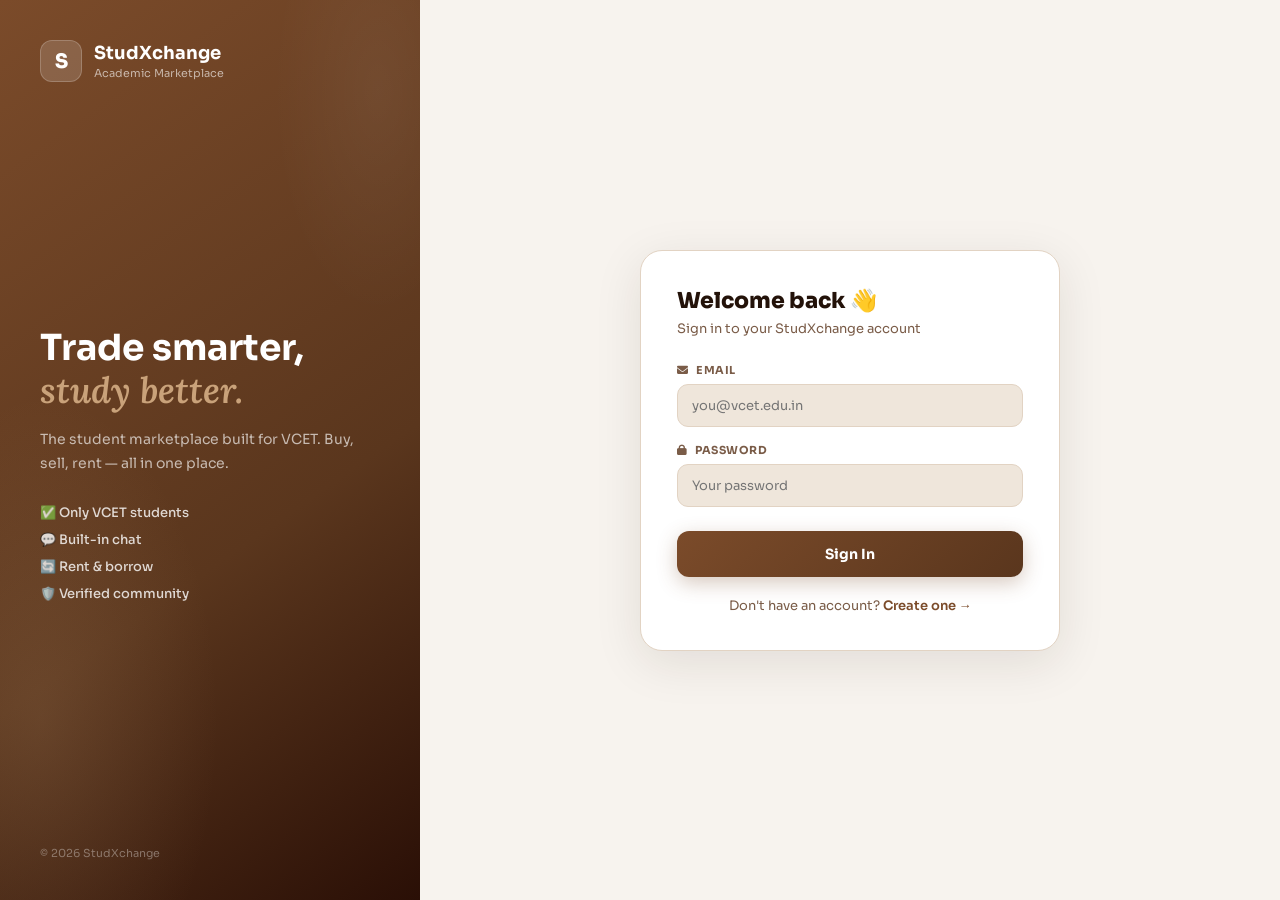
<file: Frontend/sell.html>
<!DOCTYPE html>
<html lang="en">
<head>
<meta charset="UTF-8">
<meta name="viewport" content="width=device-width, initial-scale=1.0">
<title>Sell Item — StudXchange</title>
<link href="https://fonts.googleapis.com/css2?family=Sora:wght@300;400;500;600;700&display=swap" rel="stylesheet">
<link rel="stylesheet" href="style/sell.css">
</head>
<body>

<div class="page-wrap">
  <a href="marketplace.html" class="back-btn">← Back to Marketplace</a>

  <div class="sell-card">
    <div class="card-header">
      <div class="card-header-icon">🛍️</div>
      <div>
        <h2>Post Your Item</h2>
        <p>Fill in the details to list your item for sale</p>
      </div>
    </div>

    <form id="sellForm">
      <div class="form-grid">

        <div class="full">
          <label>Upload Photo</label>
          <div class="upload" id="uploadZone" onclick="document.getElementById('photo').click()">
            <div class="upload-inner" id="uploadInner">
              <div class="upload-icon">📷</div>
              <div class="upload-text">Click to upload image</div>
              <div class="upload-hint">JPG, PNG up to 5MB</div>
            </div>
            <input type="file" id="photo" accept="image/*" onchange="previewImage(event)">
            <div class="preview" id="preview"></div>
          </div>
        </div>

        <div>
          <label>Title <span class="req">*</span></label>
          <input type="text" id="title" placeholder="e.g. Engineering Textbook" required>
        </div>

        <div>
          <label>Price (₹) <span class="req">*</span></label>
          <input type="number" id="price" placeholder="e.g. 350" required>
        </div>

        <div>
          <label>Category</label>
          <select id="category">
            <option>Books</option>
            <option>Laptops</option>
            <option>Notes</option>
            <option>Bikes</option>
            <option>Furniture</option>
            <option>Electronics</option>
          </select>
        </div>

        <div>
          <label>Condition</label>
          <select id="condition">
            <option>New</option>
            <option>Like New</option>
            <option>Used</option>
          </select>
        </div>

        <div class="full">
          <label>Description</label>
          <textarea id="description" placeholder="Describe your item — age, usage, any defects…"></textarea>
        </div>

        <div>
          <label>Contact Number</label>
          <input type="tel" id="contact" placeholder="+91 98765 43210">
        </div>

      </div>

      <button type="submit" class="post-btn" id="postBtn">
        <span id="btnText">🚀 Post Item</span>
        <span id="btnLoader" style="display:none">Posting…</span>
      </button>
    </form>
  </div>
</div>

<script>
let base64Image = "";

function previewImage(event) {
  const file = event.target.files[0];
  if (!file) return;
  const preview    = document.getElementById("preview");
  const uploadInner = document.getElementById("uploadInner");
  uploadInner.style.display = "none";
  preview.innerHTML = "";
  const img = document.createElement("img");
  img.src = URL.createObjectURL(file);
  preview.appendChild(img);
  const reader = new FileReader();
  reader.onloadend = () => { base64Image = reader.result; };
  reader.readAsDataURL(file);
}

const user = JSON.parse(localStorage.getItem("user"));
if (!user) { alert("Please login first"); window.location.href = "Login.html"; }

document.getElementById("sellForm").addEventListener("submit", async (e) => {
  e.preventDefault();
  const title       = document.getElementById("title").value.trim();
  const price       = document.getElementById("price").value;
  if (!title || !price) { alert("Please fill in title and price"); return; }

  const btn     = document.getElementById("postBtn");
  const btnText = document.getElementById("btnText");
  const btnLoad = document.getElementById("btnLoader");
  btn.disabled = true; btnText.style.display="none"; btnLoad.style.display="inline";

  const data = {
    title, price,
    category:       document.getElementById("category").value,
    condition_type: document.getElementById("condition").value,
    description:    document.getElementById("description").value.trim(),
    contact:        document.getElementById("contact").value.trim(),
    seller_name:    user.name,
    seller_email:   user.email.toLowerCase(),
    seller_id:      user.id,
    image:          base64Image
  };

  try {
    const res    = await fetch("http://localhost:5000/add-product", {
      method:"POST", headers:{"Content-Type":"application/json"}, body:JSON.stringify(data)
    });
    const result = await res.json();
    if (result.success) {
      alert("Item posted successfully! 🚀");
      window.location.href = "marketplace.html";
    } else {
      alert("Error: " + (result.error || "Unknown error"));
      btn.disabled=false; btnText.style.display="inline"; btnLoad.style.display="none";
    }
  } catch {
    alert("Server error — make sure server is running on port 5000");
    btn.disabled=false; btnText.style.display="inline"; btnLoad.style.display="none";
  }
});
</script>
</body>
</html>
</file>
<file: Frontend/style/index.css>
*,
*::before,
*::after {
  margin: 0;
  padding: 0;
  box-sizing: border-box
}

:root {
  --br: #7B4B2A;
  --brd: #5A361D;
  --brl: #C9A27A;
  --brp: #F0E4D6;
  --bg: #F7F3EE;
  --bg2: #EFE6DB;
  --bg3: #E5D8C8;
  --bor: #E2D3C3;
  --tx: #231209;
  --tx2: #6B4838;
  --tx3: #9C7B66;
  --wh: #fff;
  --teal: #0D9488;
  --teal-dark: #0F766E;
  --teal-light: #5EEAD4;
}

html {
  scroll-behavior: smooth
}

body {
  font-family: 'Sora', sans-serif;
  background: var(--bg);
  color: var(--tx);
  overflow-x: hidden
}

/* ══ NAV ══════════════════════════════════════════════════════ */
.nav {
  position: fixed;
  top: 0;
  left: 0;
  right: 0;
  z-index: 200;
  display: flex;
  align-items: center;
  gap: 14px;
  padding: 0 32px;
  height: 64px;
  background: rgba(247, 243, 238, .92);
  backdrop-filter: blur(18px);
  border-bottom: 1px solid var(--bor);
  transition: box-shadow .3s;
}

.nav.scrolled {
  box-shadow: 0 4px 24px rgba(43, 27, 18, .1)
}

.nav-logo {
  text-decoration: none;
  display: flex;
  align-items: center;
  gap: 10px
}

.nav-logo-icon {
  width: 36px;
  height: 36px;
  border-radius: 10px;
  background: linear-gradient(135deg, var(--br), var(--brd));
  color: #fff;
  font-weight: 800;
  font-size: 18px;
  font-family: 'Lora', serif;
  display: flex;
  align-items: center;
  justify-content: center;
  box-shadow: 0 4px 12px rgba(123, 75, 42, .35);
}

.nav-logo-text b {
  display: block;
  font-size: 17px;
  font-weight: 800;
  color: var(--br);
  line-height: 1.1
}

.nav-logo-text small {
  font-size: 10px;
  color: var(--tx3)
}

.nav-links {
  display: flex;
  gap: 4px;
  margin-left: 20px
}

.nl {
  text-decoration: none;
  padding: 7px 13px;
  border-radius: 8px;
  font-size: 13px;
  font-weight: 600;
  color: var(--tx2);
  transition: .18s;
}

.nl:hover {
  background: var(--bg2);
  color: var(--br)
}

.nav-r {
  margin-left: auto;
  display: flex;
  gap: 10px;
  align-items: center
}

.btn-ghost {
  padding: 8px 18px;
  border-radius: 10px;
  border: 1.5px solid var(--bor);
  background: transparent;
  font-size: 13px;
  font-weight: 700;
  color: var(--br);
  cursor: pointer;
  font-family: 'Sora', sans-serif;
  transition: .2s;
  text-decoration: none;
  display: inline-flex;
  align-items: center;
}

.btn-ghost:hover {
  background: var(--bg2)
}

.btn-main {
  padding: 9px 20px;
  border-radius: 10px;
  border: none;
  background: linear-gradient(135deg, var(--br), var(--brd));
  font-size: 13px;
  font-weight: 700;
  color: #fff;
  cursor: pointer;
  font-family: 'Sora', sans-serif;
  transition: .2s;
  text-decoration: none;
  display: inline-flex;
  align-items: center;
  gap: 6px;
  box-shadow: 0 4px 14px rgba(123, 75, 42, .3);
}

.btn-main:hover {
  transform: translateY(-2px);
  box-shadow: 0 8px 20px rgba(123, 75, 42, .4)
}

/* Hamburger */
.hamburger {
  display: none;
  flex-direction: column;
  gap: 5px;
  cursor: pointer;
  padding: 6px;
  border-radius: 8px;
  background: var(--bg2);
  border: 1.5px solid var(--bor);
  margin-left: auto;
}

.hamburger span {
  display: block;
  width: 20px;
  height: 2px;
  background: var(--br);
  border-radius: 2px;
  transition: .3s
}

.hamburger.open span:nth-child(1) {
  transform: rotate(45deg) translate(5px, 5px)
}

.hamburger.open span:nth-child(2) {
  opacity: 0
}

.hamburger.open span:nth-child(3) {
  transform: rotate(-45deg) translate(5px, -5px)
}

.mobile-menu {
  display: none;
  position: fixed;
  top: 64px;
  left: 0;
  right: 0;
  background: rgba(247, 243, 238, .97);
  backdrop-filter: blur(18px);
  border-bottom: 1px solid var(--bor);
  padding: 16px;
  flex-direction: column;
  gap: 6px;
  z-index: 190;
}

.mobile-menu.open {
  display: flex
}

.mobile-menu a,
.mobile-menu button {
  display: flex;
  align-items: center;
  gap: 10px;
  padding: 13px 16px;
  border-radius: 10px;
  text-decoration: none;
  font-size: 14px;
  font-weight: 600;
  color: var(--tx);
  border: none;
  background: none;
  cursor: pointer;
  font-family: 'Sora', sans-serif;
  transition: .15s;
  width: 100%;
}

.mobile-menu a:hover,
.mobile-menu button:hover {
  background: var(--bg2)
}

.mobile-menu .mm-div {
  height: 1px;
  background: var(--bor);
  margin: 4px 0
}

.mobile-menu .mm-primary {
  background: linear-gradient(135deg, var(--br), var(--brd));
  color: #fff;
  border-radius: 10px;
  justify-content: center;
}

.mobile-menu .mm-primary:hover {
  opacity: .92
}

/* ══ HERO ══════════════════════════════════════════════════════ */
.hero {
  min-height: 100vh;
  display: flex;
  align-items: center;
  position: relative;
  overflow: hidden;
  background: linear-gradient(145deg, #F7F3EE 0%, #EFE6DB 50%, #E5D8C8 100%);
  padding-top: 64px;
}

/* Decorative background shapes */
.hero-bg {
  position: absolute;
  inset: 0;
  pointer-events: none;
  overflow: hidden
}

.hb1 {
  position: absolute;
  width: 600px;
  height: 600px;
  border-radius: 50%;
  background: radial-gradient(circle, rgba(201, 162, 122, .35), transparent 70%);
  top: -100px;
  right: -100px;
  animation: pulse1 8s ease-in-out infinite;
}

.hb2 {
  position: absolute;
  width: 400px;
  height: 400px;
  border-radius: 50%;
  background: radial-gradient(circle, rgba(13, 148, 136, .12), transparent 70%);
  bottom: -80px;
  left: -60px;
  animation: pulse2 10s ease-in-out infinite;
}

.hb3 {
  position: absolute;
  width: 200px;
  height: 200px;
  border-radius: 50%;
  background: radial-gradient(circle, rgba(123, 75, 42, .12), transparent 70%);
  top: 40%;
  left: 45%;
  animation: pulse1 6s ease-in-out infinite reverse;
}

/* Floating emoji particles */
.particle {
  position: absolute;
  font-size: 28px;
  opacity: 0.12;
  animation: drift var(--d, 8s) ease-in-out infinite;
  animation-delay: var(--dl, 0s);
}

.p1 {
  top: 15%;
  left: 6%;
  --d: 9s;
  --dl: 0s
}

.p2 {
  top: 25%;
  right: 8%;
  --d: 7s;
  --dl: 1.5s
}

.p3 {
  top: 65%;
  left: 12%;
  --d: 11s;
  --dl: 3s
}

.p4 {
  bottom: 20%;
  right: 14%;
  --d: 8.5s;
  --dl: 0.5s
}

.p5 {
  top: 45%;
  right: 4%;
  --d: 10s;
  --dl: 2s
}

.p6 {
  bottom: 35%;
  left: 4%;
  --d: 7.5s;
  --dl: 4s
}

@keyframes drift {

  0%,
  100% {
    transform: translateY(0) rotate(0deg)
  }

  50% {
    transform: translateY(-22px) rotate(6deg)
  }
}

@keyframes pulse1 {

  0%,
  100% {
    transform: scale(1)
  }

  50% {
    transform: scale(1.08)
  }
}

@keyframes pulse2 {

  0%,
  100% {
    transform: scale(1)
  }

  50% {
    transform: scale(1.12)
  }
}

/* Diagonal divider */
.hero::after {
  content: '';
  position: absolute;
  bottom: -2px;
  left: 0;
  right: 0;
  height: 80px;
  background: var(--wh);
  clip-path: polygon(0 100%, 100% 0, 100% 100%);
}

.hero-inner {
  max-width: 1100px;
  margin: 0 auto;
  padding: 60px 32px;
  display: grid;
  grid-template-columns: 1fr 420px;
  gap: 60px;
  align-items: center;
  position: relative;
  z-index: 1;
  width: 100%;
}

/* Left text */
.hero-badge {
  display: inline-flex;
  align-items: center;
  gap: 8px;
  background: var(--wh);
  border: 1.5px solid var(--bor);
  padding: 6px 14px;
  border-radius: 99px;
  font-size: 12px;
  font-weight: 700;
  color: var(--br);
  margin-bottom: 22px;
  box-shadow: 0 2px 12px rgba(43, 27, 18, .08);
  animation: fadeUp .5s ease both;
}

.badge-dot {
  width: 7px;
  height: 7px;
  background: #4CAF74;
  border-radius: 50%;
  box-shadow: 0 0 6px #4CAF74
}

.hero-title {
  font-family: 'Lora', serif;
  font-size: clamp(36px, 5vw, 60px);
  font-weight: 700;
  line-height: 1.15;
  color: var(--tx);
  margin-bottom: 18px;
  animation: fadeUp .5s .1s ease both;
}

.hero-title em {
  color: var(--br);
  font-style: italic
}

.hero-title .teal {
  color: var(--teal)
}

.hero-sub {
  font-size: clamp(14px, 1.8vw, 17px);
  color: var(--tx2);
  line-height: 1.7;
  max-width: 480px;
  margin-bottom: 36px;
  animation: fadeUp .5s .2s ease both;
}

.hero-actions {
  display: flex;
  gap: 12px;
  flex-wrap: wrap;
  animation: fadeUp .5s .3s ease both;
}

.hero-btn-primary {
  display: inline-flex;
  align-items: center;
  gap: 9px;
  padding: 14px 28px;
  border-radius: 13px;
  background: linear-gradient(135deg, var(--br), var(--brd));
  color: #fff;
  font-size: 15px;
  font-weight: 700;
  text-decoration: none;
  font-family: 'Sora', sans-serif;
  box-shadow: 0 6px 24px rgba(123, 75, 42, .35);
  transition: .25s cubic-bezier(.34, 1.2, .64, 1);
}

.hero-btn-primary:hover {
  transform: translateY(-3px);
  box-shadow: 0 12px 32px rgba(123, 75, 42, .45)
}

.hero-btn-secondary {
  display: inline-flex;
  align-items: center;
  gap: 9px;
  padding: 14px 28px;
  border-radius: 13px;
  background: var(--wh);
  border: 2px solid var(--bor);
  color: var(--tx);
  font-size: 15px;
  font-weight: 700;
  text-decoration: none;
  font-family: 'Sora', sans-serif;
  transition: .25s cubic-bezier(.34, 1.2, .64, 1);
}

.hero-btn-secondary:hover {
  border-color: var(--brl);
  transform: translateY(-3px);
  box-shadow: 0 8px 20px rgba(43, 27, 18, .1)
}

.hero-stats {
  display: flex;
  gap: 28px;
  margin-top: 44px;
  animation: fadeUp .5s .4s ease both;
}

.hstat {
  display: flex;
  flex-direction: column;
  gap: 2px
}

.hstat-num {
  font-family: 'Lora', serif;
  font-size: 28px;
  font-weight: 700;
  color: var(--br);
  line-height: 1
}

.hstat-lbl {
  font-size: 11px;
  color: var(--tx3);
  font-weight: 500;
  text-transform: uppercase;
  letter-spacing: .5px
}

.hstat-div {
  width: 1px;
  height: 36px;
  background: var(--bor);
  align-self: center
}

/* Right: Feature cards stack */
.hero-cards {
  position: relative;
  display: flex;
  flex-direction: column;
  gap: 14px;
  animation: fadeUp .5s .35s ease both;
}

.hero-card {
  background: var(--wh);
  border: 1.5px solid var(--bor);
  border-radius: 18px;
  padding: 18px 20px;
  display: flex;
  align-items: center;
  gap: 14px;
  text-decoration: none;
  color: var(--tx);
  box-shadow: 0 4px 20px rgba(43, 27, 18, .07);
  transition: .28s cubic-bezier(.34, 1.2, .64, 1);
  position: relative;
  overflow: hidden;
}

.hero-card::before {
  content: '';
  position: absolute;
  left: 0;
  top: 0;
  bottom: 0;
  width: 4px;
  background: linear-gradient(180deg, var(--br), var(--brl));
  border-radius: 4px 0 0 4px;
}

.hero-card.teal::before {
  background: linear-gradient(180deg, var(--teal), var(--teal-light))
}

.hero-card.amber::before {
  background: linear-gradient(180deg, #D97706, #F59E0B)
}

.hero-card:hover {
  transform: translateX(6px) translateY(-2px);
  box-shadow: 0 10px 32px rgba(43, 27, 18, .14);
  border-color: var(--brl)
}

.hero-card.teal:hover {
  border-color: #99F6E4
}

.hero-card.amber:hover {
  border-color: #FCD34D
}

.hc-icon {
  width: 46px;
  height: 46px;
  border-radius: 12px;
  flex-shrink: 0;
  display: flex;
  align-items: center;
  justify-content: center;
  font-size: 22px;
  background: var(--bg2);
}

.hero-card.teal .hc-icon {
  background: rgba(13, 148, 136, .1)
}

.hero-card.amber .hc-icon {
  background: rgba(217, 119, 6, .1)
}

.hc-body {
  flex: 1;
  min-width: 0
}

.hc-title {
  font-size: 14px;
  font-weight: 700;
  margin-bottom: 3px
}

.hc-sub {
  font-size: 12px;
  color: var(--tx3)
}

.hc-arrow {
  font-size: 18px;
  color: var(--bor);
  transition: .3s;
  flex-shrink: 0
}

.hero-card:hover .hc-arrow {
  color: var(--br);
  transform: translateX(4px)
}

.hero-card.teal:hover .hc-arrow {
  color: var(--teal)
}

.hero-card.amber:hover .hc-arrow {
  color: #D97706
}

/* No login badge */
.no-login-note {
  margin-top: 10px;
  display: flex;
  align-items: center;
  gap: 8px;
  font-size: 12px;
  color: var(--tx3);
  font-weight: 500;
  padding: 10px 14px;
  background: var(--bg);
  border: 1px solid var(--bor);
  border-radius: 10px;
}

.no-login-note span {
  font-size: 16px
}

/* ══ SECTION SHARED ════════════════════════════════════════════ */
section {
  padding: 96px 32px;
  position: relative
}

.sec-inner {
  max-width: 1100px;
  margin: 0 auto
}

.sec-label {
  display: inline-flex;
  align-items: center;
  gap: 8px;
  font-size: 11px;
  font-weight: 700;
  text-transform: uppercase;
  letter-spacing: 1px;
  color: var(--br);
  margin-bottom: 14px;
}

.sec-label::after {
  content: '';
  display: block;
  width: 32px;
  height: 2px;
  background: var(--brl);
  border-radius: 2px
}

.sec-title {
  font-family: 'Lora', serif;
  font-size: clamp(26px, 3.5vw, 40px);
  font-weight: 700;
  line-height: 1.2;
  margin-bottom: 14px;
  color: var(--tx);
}

.sec-sub {
  font-size: 15px;
  color: var(--tx2);
  line-height: 1.7;
  max-width: 560px
}

/* ══ HOW IT WORKS ══════════════════════════════════════════════ */
.how {
  background: var(--wh)
}

.steps {
  display: grid;
  grid-template-columns: repeat(3, 1fr);
  gap: 32px;
  margin-top: 56px;
  position: relative;
}

.steps::before {
  content: '';
  position: absolute;
  top: 32px;
  left: calc(16.66% + 16px);
  right: calc(16.66% + 16px);
  height: 2px;
  background: linear-gradient(90deg, var(--bor), var(--brl), var(--bor));
  border-radius: 2px;
}

.step {
  display: flex;
  flex-direction: column;
  align-items: center;
  text-align: center;
  gap: 0
}

.step-num {
  width: 64px;
  height: 64px;
  border-radius: 50%;
  background: linear-gradient(135deg, var(--br), var(--brd));
  color: #fff;
  font-family: 'Lora', serif;
  font-size: 24px;
  font-weight: 700;
  display: flex;
  align-items: center;
  justify-content: center;
  box-shadow: 0 8px 24px rgba(123, 75, 42, .3);
  margin-bottom: 20px;
  position: relative;
  z-index: 1;
}

.step-icon {
  font-size: 28px;
  margin-bottom: 14px
}

.step-title {
  font-size: 16px;
  font-weight: 700;
  margin-bottom: 8px;
  color: var(--tx)
}

.step-desc {
  font-size: 13px;
  color: var(--tx2);
  line-height: 1.65
}

/* ══ FEATURES ══════════════════════════════════════════════════ */
.features-bg {
  background: linear-gradient(135deg, #2C1208 0%, var(--brd) 50%, #3D1A0A 100%);
  position: relative;
  overflow: hidden;
}

.features-bg::before {
  content: '';
  position: absolute;
  inset: 0;
  background: radial-gradient(ellipse 60% 80% at 10% 60%, rgba(201, 162, 122, .1), transparent 60%),
    radial-gradient(ellipse 50% 60% at 90% 20%, rgba(13, 148, 136, .08), transparent 60%);
}

.features-grid {
  display: grid;
  grid-template-columns: repeat(3, 1fr);
  gap: 20px;
  margin-top: 56px;
  position: relative;
  z-index: 1;
}

.feat-card {
  background: rgba(255, 255, 255, .07);
  border: 1px solid rgba(255, 255, 255, .1);
  border-radius: 18px;
  padding: 26px 22px;
  backdrop-filter: blur(8px);
  transition: .25s;
}

.feat-card:hover {
  background: rgba(255, 255, 255, .12);
  transform: translateY(-4px)
}

.feat-icon {
  font-size: 32px;
  margin-bottom: 14px
}

.feat-title {
  font-size: 16px;
  font-weight: 700;
  color: #fff;
  margin-bottom: 8px
}

.feat-desc {
  font-size: 13px;
  color: rgba(255, 255, 255, .65);
  line-height: 1.65
}

.features-bg .sec-label {
  color: var(--brl)
}

.features-bg .sec-label::after {
  background: var(--brl)
}

.features-bg .sec-title {
  color: #fff
}

.features-bg .sec-sub {
  color: rgba(255, 255, 255, .7)
}

/* ══ EXPLORE SECTION ═══════════════════════════════════════════ */
.explore {
  background: var(--bg)
}

.explore-grid {
  display: grid;
  grid-template-columns: repeat(3, 1fr);
  gap: 20px;
  margin-top: 48px;
}

.exp-card {
  border-radius: 20px;
  padding: 32px 26px;
  text-decoration: none;
  display: flex;
  flex-direction: column;
  gap: 12px;
  border: 2px solid var(--bor);
  position: relative;
  overflow: hidden;
  transition: .3s cubic-bezier(.34, 1.2, .64, 1);
  background: var(--wh);
}

.exp-card::after {
  content: '';
  position: absolute;
  bottom: 0;
  left: 0;
  right: 0;
  height: 4px;
  background: linear-gradient(90deg, var(--br), var(--brl));
  transform: scaleX(0);
  transition: .3s;
  transform-origin: left;
}

.exp-card.teal::after {
  background: linear-gradient(90deg, var(--teal), var(--teal-light))
}

.exp-card.amber::after {
  background: linear-gradient(90deg, #D97706, #F59E0B)
}

.exp-card:hover {
  transform: translateY(-8px);
  box-shadow: 0 16px 48px rgba(43, 27, 18, .14);
  border-color: var(--brl)
}

.exp-card.teal:hover {
  border-color: #99F6E4
}

.exp-card.amber:hover {
  border-color: #FCD34D
}

.exp-card:hover::after {
  transform: scaleX(1)
}

.exp-icon {
  font-size: 40px
}

.exp-badge {
  align-self: flex-start;
  font-size: 10px;
  font-weight: 700;
  padding: 3px 10px;
  border-radius: 99px;
  background: var(--bg2);
  color: var(--tx2);
  border: 1px solid var(--bor);
}

.exp-card.teal .exp-badge {
  background: rgba(13, 148, 136, .1);
  color: var(--teal);
  border-color: rgba(13, 148, 136, .2)
}

.exp-card.amber .exp-badge {
  background: rgba(217, 119, 6, .1);
  color: #B45309;
  border-color: rgba(217, 119, 6, .2)
}

.exp-title {
  font-family: 'Lora', serif;
  font-size: 22px;
  font-weight: 700;
  color: var(--tx)
}

.exp-card.teal .exp-title {
  color: var(--teal-dark)
}

.exp-card.amber .exp-title {
  color: #92400E
}

.exp-desc {
  font-size: 13px;
  color: var(--tx2);
  line-height: 1.65
}

.exp-cta {
  margin-top: auto;
  display: inline-flex;
  align-items: center;
  gap: 8px;
  font-size: 13px;
  font-weight: 700;
  color: var(--br);
}

.exp-card.teal .exp-cta {
  color: var(--teal)
}

.exp-card.amber .exp-cta {
  color: #D97706
}

.exp-cta-arrow {
  transition: .3s
}

.exp-card:hover .exp-cta-arrow {
  transform: translateX(5px)
}

.free-tag {
  display: inline-flex;
  align-items: center;
  gap: 6px;
  padding: 4px 12px;
  border-radius: 99px;
  font-size: 11px;
  font-weight: 700;
  background: rgba(39, 104, 64, .1);
  color: #276840;
  border: 1px solid rgba(39, 104, 64, .2);
  align-self: flex-start;
  margin-top: 4px;
}

/* ══ CTA BAND ══════════════════════════════════════════════════ */
.cta-band {
  background: linear-gradient(135deg, var(--br) 0%, var(--brd) 60%, #1A0A03 100%);
  padding: 80px 32px;
  text-align: center;
  position: relative;
  overflow: hidden;
}

.cta-band::before {
  content: '';
  position: absolute;
  inset: 0;
  background: radial-gradient(ellipse 70% 80% at 50% 50%, rgba(201, 162, 122, .15), transparent 60%);
}

.cta-inner {
  position: relative;
  z-index: 1;
  max-width: 600px;
  margin: 0 auto
}

.cta-emoji {
  font-size: 52px;
  margin-bottom: 20px;
  display: block
}

.cta-title {
  font-family: 'Lora', serif;
  font-size: clamp(26px, 4vw, 40px);
  font-weight: 700;
  color: #fff;
  margin-bottom: 14px;
  line-height: 1.2;
}

.cta-sub {
  font-size: 15px;
  color: rgba(255, 255, 255, .75);
  margin-bottom: 36px;
  line-height: 1.65
}

.cta-actions {
  display: flex;
  gap: 12px;
  justify-content: center;
  flex-wrap: wrap
}

.cta-btn-primary {
  display: inline-flex;
  align-items: center;
  gap: 9px;
  padding: 14px 32px;
  border-radius: 13px;
  background: #fff;
  color: var(--br);
  font-size: 15px;
  font-weight: 700;
  text-decoration: none;
  font-family: 'Sora', sans-serif;
  box-shadow: 0 6px 24px rgba(0, 0, 0, .2);
  transition: .25s;
}

.cta-btn-primary:hover {
  transform: translateY(-3px);
  box-shadow: 0 12px 32px rgba(0, 0, 0, .3)
}

.cta-btn-secondary {
  display: inline-flex;
  align-items: center;
  gap: 9px;
  padding: 14px 32px;
  border-radius: 13px;
  background: rgba(255, 255, 255, .12);
  border: 1.5px solid rgba(255, 255, 255, .25);
  color: #fff;
  font-size: 15px;
  font-weight: 700;
  text-decoration: none;
  font-family: 'Sora', sans-serif;
  transition: .25s;
}

.cta-btn-secondary:hover {
  background: rgba(255, 255, 255, .2);
  transform: translateY(-3px)
}

/* ══ FOOTER ════════════════════════════════════════════════════ */
footer {
  background: var(--tx);
  color: rgba(255, 255, 255, .6);
  padding: 40px 32px 28px;
}

.footer-inner {
  max-width: 1100px;
  margin: 0 auto;
  display: grid;
  grid-template-columns: 1.5fr 1fr 1fr 1fr;
  gap: 40px;
}

.footer-brand b {
  display: block;
  font-size: 18px;
  font-weight: 800;
  color: #fff;
  margin-bottom: 8px;
  font-family: 'Lora', serif
}

.footer-brand p {
  font-size: 12px;
  line-height: 1.65;
  margin-bottom: 16px
}

.footer-tag {
  display: inline-block;
  background: rgba(255, 255, 255, .08);
  border: 1px solid rgba(255, 255, 255, .12);
  padding: 4px 12px;
  border-radius: 99px;
  font-size: 11px;
  font-weight: 600;
  color: rgba(255, 255, 255, .5);
}

.footer-col h4 {
  font-size: 12px;
  font-weight: 700;
  text-transform: uppercase;
  letter-spacing: .8px;
  color: rgba(255, 255, 255, .4);
  margin-bottom: 14px
}

.footer-col a {
  display: block;
  font-size: 13px;
  color: rgba(255, 255, 255, .55);
  text-decoration: none;
  margin-bottom: 9px;
  transition: .15s
}

.footer-col a:hover {
  color: #fff
}

.footer-bottom {
  max-width: 1100px;
  margin: 28px auto 0;
  padding-top: 20px;
  border-top: 1px solid rgba(255, 255, 255, .08);
  display: flex;
  align-items: center;
  justify-content: space-between;
  font-size: 11px;
  gap: 16px;
  flex-wrap: wrap;
}

.footer-bottom span {
  color: rgba(255, 255, 255, .3)
}

/* ══ ANIMATIONS ════════════════════════════════════════════════ */
@keyframes fadeUp {
  from {
    opacity: 0;
    transform: translateY(20px)
  }

  to {
    opacity: 1;
    transform: translateY(0)
  }
}

.reveal {
  opacity: 0;
  transform: translateY(28px);
  transition: opacity .6s ease, transform .6s ease
}

.reveal.visible {
  opacity: 1;
  transform: translateY(0)
}

.reveal-d1 {
  transition-delay: .1s
}

.reveal-d2 {
  transition-delay: .2s
}

.reveal-d3 {
  transition-delay: .3s
}

/* ══ RESPONSIVE ════════════════════════════════════════════════ */
@media(max-width:1024px) {
  .hero-inner {
    grid-template-columns: 1fr;
    gap: 48px;
    padding: 48px 24px
  }

  .hero-cards {
    max-width: 480px
  }

  .steps {
    gap: 24px
  }

  .steps::before {
    display: none
  }

  .features-grid {
    grid-template-columns: 1fr 1fr;
    gap: 16px
  }

  .explore-grid {
    grid-template-columns: 1fr 1fr;
    gap: 16px
  }

  .footer-inner {
    grid-template-columns: 1fr 1fr;
    gap: 28px
  }
}

@media(max-width:768px) {
  .nav {
    padding: 0 16px;
    height: 58px
  }

  .nav-links,
  .nav-r {
    display: none
  }

  .hamburger {
    display: flex
  }

  section {
    padding: 64px 20px
  }

  .hero {
    min-height: auto;
    padding-top: 58px
  }

  .hero-inner {
    padding: 40px 20px 60px
  }

  .hero-title {
    font-size: clamp(30px, 7vw, 44px)
  }

  .hero-sub {
    font-size: 14px
  }

  .hero-btn-primary,
  .hero-btn-secondary {
    padding: 12px 22px;
    font-size: 14px
  }

  .hero-stats {
    gap: 20px
  }

  .hstat-num {
    font-size: 22px
  }

  .steps {
    grid-template-columns: 1fr;
    gap: 28px;
    margin-top: 40px
  }

  .step {
    flex-direction: row;
    text-align: left;
    gap: 18px
  }

  .step-num {
    width: 52px;
    height: 52px;
    font-size: 20px;
    flex-shrink: 0;
    margin-bottom: 0
  }

  .step-icon {
    display: none
  }

  .features-grid {
    grid-template-columns: 1fr;
    gap: 14px;
    margin-top: 40px
  }

  .explore-grid {
    grid-template-columns: 1fr;
    gap: 14px;
    margin-top: 36px
  }

  .exp-card {
    padding: 24px 20px
  }

  .cta-band {
    padding: 56px 20px
  }

  .cta-emoji {
    font-size: 40px
  }

  .footer-inner {
    grid-template-columns: 1fr 1fr;
    gap: 24px
  }

  footer {
    padding: 32px 20px 24px
  }

  .footer-bottom {
    flex-direction: column;
    align-items: flex-start;
    gap: 8px
  }
}

@media(max-width:480px) {
  .nav {
    padding: 0 14px
  }

  .hero-inner {
    padding: 32px 16px 56px;
    gap: 36px
  }

  .hero-badge {
    font-size: 11px;
    padding: 5px 12px
  }

  .hero-actions {
    flex-direction: column
  }

  .hero-btn-primary,
  .hero-btn-secondary {
    width: 100%;
    justify-content: center;
    padding: 14px 20px
  }

  .hero-stats {
    flex-wrap: wrap;
    gap: 16px
  }

  .hstat-div {
    display: none
  }

  .sec-title {
    font-size: clamp(22px, 6vw, 30px)
  }

  .exp-title {
    font-size: 18px
  }

  .cta-actions {
    flex-direction: column;
    align-items: stretch
  }

  .cta-btn-primary,
  .cta-btn-secondary {
    width: 100%;
    justify-content: center
  }

  .footer-inner {
    grid-template-columns: 1fr
  }

  .footer-col:last-child {
    display: none
  }
}
</file>
<file: Frontend/style/Adminlogin.css>
*,
*::before,
*::after {
  margin: 0;
  padding: 0;
  box-sizing: border-box
}

:root {
  --br: #7B4B2A;
  --brd: #5A361D;
  --brl: #C9A27A;
  --brp: #F0E4D6;
  --bg: #F7F3EE;
  --bg2: #EFE6DB;
  --bg3: #E5D8C8;
  --bor: #DDD0C0;
  --tx: #231209;
  --tx2: #6B4838;
  --tx3: #9C7B66;
  --wh: #FFFFFF;
  --gr: #276840;
  --grb: #E8F5ED;
  --rd: #B83232;
  --rdb: #FDEAEA;
  --am: #A06B10;
  --amb: #FEF3DC;
}

body {
  font-family: 'Sora', sans-serif;
  background: var(--bg);
  color: var(--tx);
  min-height: 100vh;
  display: flex;
  align-items: center;
  justify-content: center;
  padding: 20px;
  -webkit-font-smoothing: antialiased
}

/* BG decoration */
body::before {
  content: '';
  position: fixed;
  inset: 0;
  background: linear-gradient(135deg, #D4A574 0%, var(--br) 55%, #3A1E0C 100%);
  opacity: .08;
  pointer-events: none
}

body::after {
  content: '';
  position: fixed;
  top: -200px;
  right: -200px;
  width: 600px;
  height: 600px;
  background: radial-gradient(circle, rgba(201, 162, 122, .18), transparent 70%);
  pointer-events: none
}

.wrapper {
  width: 100%;
  max-width: 440px;
  position: relative
}

/* Logo */
.logo {
  text-align: center;
  margin-bottom: 32px
}

.logo-icon {
  display: inline-flex;
  align-items: center;
  justify-content: center;
  width: 52px;
  height: 52px;
  background: linear-gradient(135deg, var(--brl), var(--brd));
  border-radius: 14px;
  font-size: 26px;
  font-weight: 800;
  color: #fff;
  font-family: 'Lora', serif;
  margin-bottom: 12px;
  box-shadow: 0 8px 24px rgba(123, 75, 42, .3)
}

.logo h1 {
  font-family: 'Lora', serif;
  font-size: 22px;
  font-weight: 700;
  color: var(--br)
}

.logo p {
  font-size: 12px;
  color: var(--tx3);
  margin-top: 3px
}

/* Card */
.card {
  background: var(--wh);
  border: 1.5px solid var(--bor);
  border-radius: 20px;
  overflow: hidden;
  box-shadow: 0 20px 60px rgba(123, 75, 42, .14)
}

.card-header {
  background: linear-gradient(130deg, var(--br), var(--brd));
  padding: 24px 28px 20px;
  color: #fff
}

.card-header h2 {
  font-family: 'Lora', serif;
  font-size: 20px;
  font-weight: 700;
  margin-bottom: 4px
}

.card-header p {
  font-size: 12px;
  opacity: .75
}

.admin-badge {
  display: inline-block;
  background: rgba(255, 255, 255, .2);
  border: 1px solid rgba(255, 255, 255, .3);
  padding: 3px 12px;
  border-radius: 99px;
  font-size: 11px;
  font-weight: 700;
  margin-bottom: 10px
}

/* Tabs */
.tabs {
  display: flex;
  background: var(--bg2);
  border-bottom: 1px solid var(--bor)
}

.tab {
  flex: 1;
  padding: 13px;
  text-align: center;
  font-size: 13px;
  font-weight: 700;
  cursor: pointer;
  color: var(--tx3);
  transition: .18s;
  border: none;
  background: none;
  font-family: 'Sora', sans-serif
}

.tab:hover {
  color: var(--br)
}

.tab.on {
  color: var(--br);
  background: var(--wh);
  border-bottom: 2px solid var(--br);
  margin-bottom: -1px
}

/* Form */
.form-body {
  padding: 24px 28px 28px
}

.panel {
  display: none
}

.panel.on {
  display: block
}

.fg {
  margin-bottom: 16px
}

.fg label {
  display: block;
  font-size: 11px;
  font-weight: 700;
  text-transform: uppercase;
  letter-spacing: .5px;
  color: var(--tx3);
  margin-bottom: 6px
}

.fg input {
  width: 100%;
  padding: 11px 14px;
  border: 1.5px solid var(--bor);
  border-radius: 10px;
  font-size: 13px;
  font-family: 'Sora', sans-serif;
  background: var(--wh);
  color: var(--tx);
  outline: none;
  transition: .15s
}

.fg input:focus {
  border-color: var(--brl);
  box-shadow: 0 0 0 3px rgba(201, 162, 122, .15)
}

.fg .hint {
  font-size: 11px;
  color: var(--tx3);
  margin-top: 5px
}

/* Secret key field */
.secret-wrap {
  position: relative
}

.secret-wrap input {
  padding-right: 40px
}

.secret-wrap .eye {
  position: absolute;
  right: 12px;
  top: 50%;
  transform: translateY(-50%);
  background: none;
  border: none;
  cursor: pointer;
  font-size: 16px;
  color: var(--tx3)
}

/* Button */
.btn-main {
  width: 100%;
  padding: 13px;
  background: linear-gradient(135deg, var(--br), var(--brd));
  color: #fff;
  border: none;
  border-radius: 10px;
  font-size: 14px;
  font-weight: 700;
  font-family: 'Sora', sans-serif;
  cursor: pointer;
  transition: .18s;
  margin-top: 8px
}

.btn-main:hover {
  opacity: .92;
  transform: translateY(-1px);
  box-shadow: 0 6px 20px rgba(123, 75, 42, .3)
}

.btn-main:active {
  transform: none
}

.btn-main:disabled {
  opacity: .5;
  cursor: not-allowed;
  transform: none
}

/* Error / success */
.msg-box {
  padding: 11px 14px;
  border-radius: 9px;
  font-size: 13px;
  font-weight: 600;
  margin-bottom: 14px;
  display: none
}

.msg-box.err {
  background: var(--rdb);
  color: var(--rd);
  border: 1px solid #F0C0C0;
  display: block
}

.msg-box.ok {
  background: var(--grb);
  color: var(--gr);
  border: 1px solid #C0E0CC;
  display: block
}

/* Divider */
.or {
  display: flex;
  align-items: center;
  gap: 10px;
  margin: 18px 0;
  font-size: 12px;
  color: var(--tx3)
}

.or::before,
.or::after {
  content: '';
  flex: 1;
  height: 1px;
  background: var(--bor)
}

/* Back link */
.back-link {
  text-align: center;
  margin-top: 18px;
  font-size: 12px;
  color: var(--tx3)
}

.back-link a {
  color: var(--br);
  font-weight: 700;
  text-decoration: none
}

.back-link a:hover {
  text-decoration: underline
}

/* Admin key info box */
.key-info {
  background: var(--amb);
  border: 1px solid #F0D890;
  border-radius: 9px;
  padding: 11px 14px;
  font-size: 12px;
  color: var(--am);
  margin-bottom: 16px;
  line-height: 1.5
}

.key-info strong {
  display: block;
  margin-bottom: 3px
}

/* Spinner */
@keyframes spin {
  to {
    transform: rotate(360deg)
  }
}

.spin {
  display: inline-block;
  width: 14px;
  height: 14px;
  border: 2px solid rgba(255, 255, 255, .4);
  border-top-color: #fff;
  border-radius: 50%;
  animation: spin .6s linear infinite;
  vertical-align: middle;
  margin-right: 6px
}
</file>
<file: Frontend/style/buy.css>
@import url('https://fonts.googleapis.com/css2?family=Sora:wght@300;400;500;600;700;800&display=swap');
*,*::before,*::after { margin:0; padding:0; box-sizing:border-box; }
:root {
  --primary:#7B4B2A; --primary-dark:#5A361D; --primary-light:#C9A27A;
  --bg:#F7F3EE; --bg-soft:#EFE6DB; --bg3:#E5D8C8;
  --border:#E2D3C3; --text:#231209; --muted:#7A5C48; --wh:#fff;
}
body { font-family:'Sora',sans-serif; background:var(--bg); color:var(--text); min-height:100vh; }

/* NAV */
.nav {
  background:rgba(255,255,255,.92); backdrop-filter:blur(14px);
  border-bottom:1px solid var(--border);
  display:flex; align-items:center; padding:0 28px; height:60px; gap:14px;
  position:sticky; top:0; z-index:100;
}
.nav-logo { text-decoration:none; display:flex; align-items:center; gap:10px; }
.nav-logo-icon {
  width:34px; height:34px; border-radius:9px;
  background:linear-gradient(135deg,var(--primary),var(--primary-dark));
  color:#fff; font-weight:800; font-size:17px;
  display:flex; align-items:center; justify-content:center;
}
.nav-logo b { font-size:17px; font-weight:800; color:var(--primary); display:block; line-height:1.1; }
.nav-logo small { font-size:10px; color:var(--muted); display:block; }
.back-btn {
  margin-left:auto; font-size:13px; font-weight:600; color:var(--primary);
  text-decoration:none; padding:7px 14px; background:var(--bg-soft);
  border:1.5px solid var(--border); border-radius:9px; transition:.2s;
}
.back-btn:hover { background:var(--bg3); }

/* LAYOUT */
.container {
  max-width:1100px; margin:36px auto; padding:0 28px;
  display:grid; grid-template-columns:1.4fr 1fr; gap:32px;
  animation:fadeUp .4s ease;
}
@keyframes fadeUp { from{opacity:0;transform:translateY(16px)} to{opacity:1;transform:translateY(0)} }

/* IMAGE */
.product-image { position:relative; border-radius:20px; overflow:hidden; background:var(--bg-soft); border:1.5px solid var(--border); }
#productImage { width:100%; height:420px; object-fit:cover; display:block; transition:.4s; }
.product-image:hover #productImage { transform:scale(1.03); }

/* INFO CARD */
.info-card {
  background:var(--wh); border-radius:20px; padding:28px;
  border:1.5px solid var(--border);
  box-shadow:0 8px 32px rgba(43,27,18,.08);
  display:flex; flex-direction:column; gap:0;
}
.info-badge {
  display:inline-block; background:var(--bg-soft); color:var(--primary);
  border:1px solid var(--border); padding:4px 12px; border-radius:99px;
  font-size:11px; font-weight:700; margin-bottom:12px;
}
.info-card h2 { font-size:24px; font-weight:800; margin-bottom:10px; line-height:1.25; }
.price { font-size:32px; font-weight:800; color:var(--primary); margin-bottom:22px; }

/* META */
.meta { display:flex; flex-direction:column; gap:12px; margin-bottom:24px; }
.meta-row {
  display:flex; align-items:flex-start; gap:12px;
  background:var(--bg); border:1px solid var(--border); border-radius:10px; padding:12px 14px;
}
.mi { font-size:18px; flex-shrink:0; margin-top:1px; }
.ml { font-size:10px; font-weight:700; text-transform:uppercase; letter-spacing:.4px; color:var(--muted); margin-bottom:3px; }
.mv { font-size:13px; font-weight:500; line-height:1.6; }

/* BUTTONS */
.btn {
  width:100%; padding:14px; border:none; border-radius:12px;
  font-size:14px; font-weight:700; cursor:pointer; font-family:'Sora',sans-serif; transition:.25s;
}
.contact {
  background:linear-gradient(135deg,var(--primary),var(--primary-dark)); color:#fff;
  box-shadow:0 6px 20px rgba(123,75,42,.3); margin-bottom:12px;
}
.contact:hover:not(:disabled) { transform:translateY(-2px); box-shadow:0 10px 28px rgba(123,75,42,.4); }
.contact:disabled { opacity:.7; cursor:not-allowed; }

.status-msg { padding:12px 16px; border-radius:10px; font-size:13px; font-weight:500; }
.status-msg.pending { background:#FEF3DC; color:#A06B10; border:1px solid #F9D876; }
.status-msg.accepted { background:#E8F5ED; color:#276840; border:1px solid #A3D4B2; }
.status-msg.accepted a { color:#276840; font-weight:700; }
.own-listing { background:var(--bg-soft); color:var(--muted); padding:12px 16px; border-radius:10px; font-size:13px; text-align:center; border:1px solid var(--border); }

/* LOADING */
.loading-state { display:flex; flex-direction:column; align-items:center; justify-content:center; min-height:60vh; gap:14px; color:var(--muted); font-size:14px; }
.spinner { width:36px; height:36px; border:3px solid var(--border); border-top-color:var(--primary); border-radius:50%; animation:spin 1s linear infinite; }
@keyframes spin { to{transform:rotate(360deg)} }

@media(max-width:900px) {
  .container { grid-template-columns:1fr; }
  #productImage { height:280px; }
}
</file>
<file: Frontend/style/chat.css>
*,
*::before,
*::after {
  margin: 0;
  padding: 0;
  box-sizing: border-box;
}

:root {
  --br: #7B4B2A;
  --brd: #5A361D;
  --brl: #C9A27A;
  --brp: #F0E4D6;
  --bg: #F7F3EE;
  --bg2: #EFE6DB;
  --bg3: #E5D8C8;
  --bor: #E2D3C3;
  --tx: #231209;
  --tx2: #6B4838;
  --tx3: #9C7B66;
  --wh: #FFFFFF;
  --green: #276840;
  --green-bg: #E8F5ED;
}

body {
  font-family: 'DM Sans', sans-serif;
  background: var(--bg);
  color: var(--tx);
  height: 100vh;
  display: flex;
  flex-direction: column;
  overflow: hidden;
}

/* ── NAV ──────────────────────────────────────────────────────────────────── */
.nav {
  background: var(--wh);
  border-bottom: 1px solid var(--bor);
  display: flex;
  align-items: center;
  padding: 0 24px;
  height: 58px;
  gap: 14px;
  flex-shrink: 0;
  z-index: 10;
}

.nav-logo {
  text-decoration: none;
  display: flex;
  flex-direction: column;
}

.nav-logo b {
  font-size: 17px;
  font-weight: 700;
  color: var(--br);
}

.nav-logo small {
  font-size: 10px;
  color: var(--tx3);
}

.nav-r {
  margin-left: auto;
}

.nbtn {
  border: none;
  cursor: pointer;
  border-radius: 8px;
  padding: 7px 14px;
  font-size: 12px;
  font-weight: 600;
  font-family: 'DM Sans', sans-serif;
  background: var(--bg2);
  color: var(--br);
  border: 1px solid var(--bor);
  text-decoration: none;
  display: inline-flex;
  align-items: center;
  gap: 4px;
}

.nbtn:hover {
  background: var(--bg3);
}

/* ── LAYOUT ───────────────────────────────────────────────────────────────── */
.chat-wrap {
  display: flex;
  flex: 1;
  min-height: 0;
}

/* ── SIDEBAR ──────────────────────────────────────────────────────────────── */
.sidebar {
  width: 300px;
  flex-shrink: 0;
  background: var(--wh);
  border-right: 1.5px solid var(--bor);
  display: flex;
  flex-direction: column;
}

.sb-head {
  padding: 16px 18px 12px;
  border-bottom: 1px solid var(--bor);
}

.sb-head h2 {
  font-size: 16px;
  font-weight: 700;
  margin-bottom: 10px;
}

.sb-search {
  display: flex;
  align-items: center;
  gap: 8px;
  background: var(--bg);
  border: 1.5px solid var(--bor);
  border-radius: 9px;
  padding: 8px 12px;
}

.sb-search input {
  border: none;
  background: none;
  outline: none;
  font-size: 13px;
  font-family: 'DM Sans', sans-serif;
  color: var(--tx);
  flex: 1;
}

.conv-list {
  flex: 1;
  overflow-y: auto;
}

.conv-item {
  display: flex;
  align-items: center;
  gap: 12px;
  padding: 14px 18px;
  cursor: pointer;
  transition: .15s;
  border-bottom: 1px solid var(--bor);
  position: relative;
}

.conv-item:hover {
  background: var(--bg);
}

.conv-item.active {
  background: var(--brp);
}

.conv-item.active::before {
  content: '';
  position: absolute;
  left: 0;
  top: 0;
  bottom: 0;
  width: 3px;
  background: var(--br);
  border-radius: 0 2px 2px 0;
}

.conv-av {
  width: 44px;
  height: 44px;
  border-radius: 50%;
  display: flex;
  align-items: center;
  justify-content: center;
  font-size: 16px;
  font-weight: 700;
  color: var(--wh);
  flex-shrink: 0;
  background: var(--br);
}

.conv-info {
  flex: 1;
  min-width: 0;
}

.conv-name {
  font-size: 13px;
  font-weight: 700;
  margin-bottom: 3px;
  white-space: nowrap;
  overflow: hidden;
  text-overflow: ellipsis;
}

.conv-product-tag {
  font-size: 11px;
  color: var(--tx2);
  background: var(--bg2);
  padding: 2px 8px;
  border-radius: 99px;
  border: 1px solid var(--bor);
  display: inline-block;
  white-space: nowrap;
  overflow: hidden;
  text-overflow: ellipsis;
  max-width: 200px;
}

.conv-price {
  font-size: 12px;
  font-weight: 600;
  color: var(--br);
  margin-top: 3px;
}

.empty-sidebar {
  padding: 32px 18px;
  text-align: center;
  color: var(--tx3);
  font-size: 13px;
  line-height: 1.7;
}

.empty-sidebar .ei {
  font-size: 36px;
  margin-bottom: 10px;
}

/* ── MAIN CHAT ────────────────────────────────────────────────────────────── */
.chat-main {
  flex: 1;
  display: flex;
  flex-direction: column;
  min-width: 0;
}

/* empty state */
.chat-empty {
  flex: 1;
  display: flex;
  flex-direction: column;
  align-items: center;
  justify-content: center;
  color: var(--tx3);
  gap: 10px;
}

.chat-empty .big {
  font-size: 52px;
}

.chat-empty h3 {
  font-size: 16px;
  font-weight: 700;
  color: var(--tx2);
}

.chat-empty p {
  font-size: 13px;
}

/* active chat */
.active-chat {
  display: none;
  flex-direction: column;
  flex: 1;
  min-height: 0;
}

/* chat header */
.chat-head {
  background: var(--wh);
  border-bottom: 1.5px solid var(--bor);
  padding: 12px 20px;
  display: flex;
  align-items: center;
  gap: 14px;
  flex-shrink: 0;
}

.chat-head-av {
  width: 42px;
  height: 42px;
  border-radius: 50%;
  display: flex;
  align-items: center;
  justify-content: center;
  font-size: 15px;
  font-weight: 700;
  color: var(--wh);
  background: var(--br);
  flex-shrink: 0;
}

.chat-head-info {
  flex: 1;
}

.chat-head-name {
  font-size: 14px;
  font-weight: 700;
}

.chat-head-sub {
  font-size: 11px;
  color: var(--tx3);
  margin-top: 2px;
}

.product-bar {
  display: flex;
  align-items: center;
  gap: 10px;
  background: var(--bg);
  border: 1.5px solid var(--bor);
  border-radius: 10px;
  padding: 8px 14px;
}

.pb-img {
  width: 36px;
  height: 36px;
  border-radius: 6px;
  object-fit: cover;
  background: var(--bg2);
  flex-shrink: 0;
}

.pb-info {
  flex: 1;
  min-width: 0;
}

.pb-title {
  font-size: 12px;
  font-weight: 700;
  white-space: nowrap;
  overflow: hidden;
  text-overflow: ellipsis;
}

.pb-price {
  font-size: 12px;
  color: var(--br);
  font-weight: 600;
}

.pb-badge {
  font-size: 10px;
  font-weight: 700;
  padding: 3px 8px;
  border-radius: 99px;
  background: var(--green-bg);
  color: var(--green);
  border: 1px solid #B0D8B8;
}

/* messages */
.messages {
  flex: 1;
  overflow-y: auto;
  padding: 20px;
  display: flex;
  flex-direction: column;
  gap: 6px;
}

.messages::-webkit-scrollbar {
  width: 4px;
}

.messages::-webkit-scrollbar-thumb {
  background: var(--bor);
  border-radius: 4px;
}

.date-divider {
  text-align: center;
  margin: 10px 0;
  font-size: 11px;
  font-weight: 600;
  color: var(--tx3);
  display: flex;
  align-items: center;
  gap: 10px;
}

.date-divider::before,
.date-divider::after {
  content: '';
  flex: 1;
  height: 1px;
  background: var(--bor);
}

.msg {
  display: flex;
  gap: 8px;
  align-items: flex-end;
}

.msg.me {
  flex-direction: row-reverse;
}

.msg-av {
  width: 28px;
  height: 28px;
  border-radius: 50%;
  flex-shrink: 0;
  display: flex;
  align-items: center;
  justify-content: center;
  font-size: 10px;
  font-weight: 700;
  color: var(--wh);
  background: var(--brl);
  margin-bottom: 2px;
}

.msg.me .msg-av {
  background: var(--br);
}

.bubble {
  max-width: 62%;
  padding: 10px 14px;
  border-radius: 16px;
  font-size: 13px;
  line-height: 1.55;
  word-break: break-word;
}

.msg.them .bubble {
  background: var(--wh);
  border: 1.5px solid var(--bor);
  color: var(--tx);
  border-bottom-left-radius: 4px;
}

.msg.me .bubble {
  background: var(--br);
  color: var(--wh);
  border-bottom-right-radius: 4px;
}

.bubble-time {
  font-size: 10px;
  margin-top: 4px;
  display: block;
  opacity: .65;
  text-align: right;
}

.msg.them .bubble-time {
  text-align: left;
  color: var(--tx3);
}

/* typing */
.typing-wrap {
  display: flex;
  gap: 8px;
  align-items: flex-end;
  padding: 0 20px 8px;
}

.typing-dots {
  background: var(--wh);
  border: 1.5px solid var(--bor);
  padding: 10px 16px;
  border-radius: 16px;
  border-bottom-left-radius: 4px;
  display: flex;
  gap: 4px;
  align-items: center;
}

.typing-dots span {
  width: 6px;
  height: 6px;
  border-radius: 50%;
  background: var(--tx3);
  animation: bounce .9s infinite;
}

.typing-dots span:nth-child(2) {
  animation-delay: .15s;
}

.typing-dots span:nth-child(3) {
  animation-delay: .3s;
}

@keyframes bounce {

  0%,
  60%,
  100% {
    transform: translateY(0)
  }

  30% {
    transform: translateY(-5px)
  }
}

/* input bar */
.input-bar {
  background: var(--wh);
  border-top: 1.5px solid var(--bor);
  padding: 12px 18px;
  display: flex;
  gap: 10px;
  align-items: flex-end;
  flex-shrink: 0;
}

.chat-input {
  flex: 1;
  border: 1.5px solid var(--bor);
  border-radius: 12px;
  padding: 10px 14px;
  font-size: 13px;
  font-family: 'DM Sans', sans-serif;
  color: var(--tx);
  background: var(--bg);
  outline: none;
  resize: none;
  max-height: 100px;
  line-height: 1.5;
}

.chat-input:focus {
  border-color: var(--brl);
}

.send-btn {
  width: 42px;
  height: 42px;
  border-radius: 50%;
  border: none;
  background: var(--br);
  color: var(--wh);
  cursor: pointer;
  font-size: 18px;
  display: flex;
  align-items: center;
  justify-content: center;
  flex-shrink: 0;
  transition: .15s;
}

.send-btn:hover {
  background: var(--brd);
}

.send-btn:disabled {
  background: var(--bor);
  cursor: not-allowed;
}

/* loading spinner */
.loader {
  display: flex;
  align-items: center;
  justify-content: center;
  padding: 40px;
  color: var(--tx3);
  font-size: 13px;
  gap: 8px;
}

@media(max-width:640px) {
  .sidebar {
    width: 100%;
    position: absolute;
    z-index: 5;
  }

  .sidebar.hidden {
    display: none;
  }

  .chat-main {
    width: 100%;
  }
}
</file>
<file: Frontend/style/committee.css>
*,
*::before,
*::after {
  margin: 0;
  padding: 0;
  box-sizing: border-box
}

:root {
  --br: #7B4B2A;
  --brd: #5A361D;
  --brl: #C9A27A;
  --brp: #F0E4D6;
  --bg: #F7F3EE;
  --bg2: #EFE6DB;
  --bg3: #E5D8C8;
  --bor: #DDD0C0;
  --tx: #231209;
  --tx2: #6B4838;
  --tx3: #9C7B66;
  --wh: #FFFFFF;
  --gr: #276840;
  --grb: #E8F5ED;
  --rd: #B83232;
  --rdb: #FDEAEA;
  --am: #A06B10;
  --amb: #FEF3DC;
  --blue: #2F5FAB;
  --blueb: #EBF3FF;
}

body {
  font-family: 'Sora', sans-serif;
  background: var(--bg);
  color: var(--tx);
  min-height: 100vh;
  -webkit-font-smoothing: antialiased
}

/* ─── NAV ─── */
.nav {
  position: sticky;
  top: 0;
  z-index: 200;
  background: rgba(255, 255, 255, .95);
  backdrop-filter: blur(12px);
  border-bottom: 1px solid var(--bor);
  display: flex;
  align-items: center;
  gap: 14px;
  padding: 0 28px;
  height: 62px
}

.nav-logo {
  text-decoration: none;
  display: flex;
  align-items: center;
  gap: 10px
}

.nav-logo-icon {
  width: 34px;
  height: 34px;
  border-radius: 9px;
  background: linear-gradient(135deg, var(--brl), var(--brd));
  display: flex;
  align-items: center;
  justify-content: center;
  font-size: 18px;
  font-weight: 800;
  color: #fff;
  font-family: 'Lora', serif
}

.nav-logo b {
  font-size: 17px;
  font-weight: 800;
  color: var(--br);
  display: block;
  line-height: 1.1
}

.nav-logo small {
  font-size: 10px;
  color: var(--tx3)
}

.nav-links {
  display: flex;
  gap: 4px;
  margin-left: 8px
}

.nl {
  text-decoration: none;
  padding: 7px 13px;
  border-radius: 8px;
  font-size: 13px;
  font-weight: 600;
  color: var(--tx2);
  transition: .18s
}

.nl:hover,
.nl.active {
  background: var(--bg2);
  color: var(--br)
}

.nav-r {
  margin-left: auto;
  display: flex;
  align-items: center;
  gap: 8px;
  flex-wrap: wrap
}

.nav-user {
  font-size: 13px;
  font-weight: 600;
  color: var(--tx2);
  white-space: nowrap
}

.btn {
  border: none;
  cursor: pointer;
  border-radius: 9px;
  padding: 8px 16px;
  font-size: 13px;
  font-weight: 700;
  font-family: 'Sora', sans-serif;
  transition: .18s;
  white-space: nowrap
}

.btn-g {
  background: var(--bg2);
  color: var(--tx2);
  border: 1px solid var(--bor)
}

.btn-g:hover {
  background: var(--bg3)
}

.btn-p {
  background: var(--br);
  color: #fff
}

.btn-p:hover {
  background: var(--brd)
}

.btn-out {
  background: var(--rdb);
  color: var(--rd);
  border: 1px solid #F0C0C0
}

.btn-out:hover {
  background: #FADBDB
}

.btn-sm {
  padding: 6px 13px;
  font-size: 12px
}

.switch-role-btn {
  background: var(--amb);
  color: var(--am);
  border: 1px solid #F0D890;
  padding: 6px 12px;
  border-radius: 8px;
  font-size: 12px;
  font-weight: 700;
  font-family: 'Sora', sans-serif;
  cursor: pointer;
  transition: .18s
}

.switch-role-btn:hover {
  background: #FDE8A8
}

/* ─── HERO ─── */
.hero {
  background: linear-gradient(130deg, #D4A574 0%, var(--br) 55%, #3A1E0C 100%);
  padding: 52px 40px 48px;
  position: relative;
  overflow: hidden;
  display: flex;
  align-items: center;
  gap: 24px;
  justify-content: space-between
}

.hero::before {
  content: '';
  position: absolute;
  inset: 0;
  background: radial-gradient(ellipse 60% 80% at 10% 70%, rgba(255, 255, 255, .08), transparent 60%), radial-gradient(ellipse 40% 60% at 90% 20%, rgba(255, 255, 255, .06), transparent 50%)
}

.hero-cont {
  position: relative;
  z-index: 1
}

.hero-badge {
  display: inline-block;
  background: rgba(255, 255, 255, .15);
  border: 1px solid rgba(255, 255, 255, .25);
  color: rgba(255, 255, 255, .92);
  padding: 5px 14px;
  border-radius: 99px;
  font-size: 12px;
  font-weight: 600;
  margin-bottom: 14px
}

.hero h1 {
  font-family: 'Lora', serif;
  font-size: 40px;
  font-weight: 700;
  color: #fff;
  margin-bottom: 10px;
  letter-spacing: -.5px
}

.hero p {
  font-size: 14px;
  color: rgba(255, 255, 255, .75);
  max-width: 460px;
  margin-bottom: 24px;
  line-height: 1.6
}

.hero-stats {
  display: flex;
  gap: 28px
}

.hs {
  display: flex;
  flex-direction: column
}

.hs-num {
  font-family: 'Lora', serif;
  font-size: 26px;
  font-weight: 700;
  color: #fff;
  line-height: 1
}

.hs-lbl {
  font-size: 10px;
  color: rgba(255, 255, 255, .65);
  font-weight: 500;
  margin-top: 3px;
  text-transform: uppercase;
  letter-spacing: .5px
}

.hero-orbs {
  position: relative;
  width: 180px;
  height: 130px;
  flex-shrink: 0
}

.orb {
  position: absolute;
  border-radius: 50%;
  opacity: .22
}

.o1 {
  width: 110px;
  height: 110px;
  background: rgba(255, 255, 255, .3);
  top: 0;
  right: 10px;
  animation: fl1 6s ease-in-out infinite
}

.o2 {
  width: 60px;
  height: 60px;
  background: rgba(255, 255, 255, .2);
  bottom: 5px;
  right: 5px;
  animation: fl2 4.5s ease-in-out infinite
}

.o3 {
  width: 40px;
  height: 40px;
  background: rgba(255, 255, 255, .15);
  top: 15px;
  right: 100px;
  animation: fl1 7s ease-in-out infinite reverse
}

@keyframes fl1 {

  0%,
  100% {
    transform: translateY(0) scale(1)
  }

  50% {
    transform: translateY(-12px) scale(1.04)
  }
}

@keyframes fl2 {

  0%,
  100% {
    transform: translateY(0)
  }

  50% {
    transform: translateY(9px)
  }
}

/* ─── ADMIN BAR ─── */
.admin-bar {
  background: var(--amb);
  border-bottom: 1px solid #F0D890;
  padding: 10px 28px;
  display: flex;
  align-items: center;
  justify-content: space-between;
  gap: 12px;
  font-size: 13px;
  font-weight: 700;
  color: var(--am);
  flex-wrap: wrap
}

.admin-bar-left {
  display: flex;
  align-items: center;
  gap: 10px
}

.btn-adm {
  background: var(--am);
  color: #fff;
  padding: 7px 14px;
  border-radius: 8px;
  font-size: 12px;
  font-weight: 700;
  border: none;
  cursor: pointer;
  font-family: 'Sora', sans-serif;
  transition: .18s
}

.btn-adm:hover {
  background: #7A4E08
}

.btn-adm-out {
  background: #fff;
  color: var(--am);
  border: 1px solid #F0D890;
  padding: 7px 14px;
  border-radius: 8px;
  font-size: 12px;
  font-weight: 700;
  cursor: pointer;
  font-family: 'Sora', sans-serif;
  transition: .18s
}

.btn-adm-out:hover {
  background: var(--amb)
}

.admin-name-badge {
  background: rgba(160, 107, 16, .15);
  border: 1px solid #F0D890;
  padding: 4px 10px;
  border-radius: 6px;
  font-size: 12px
}

/* ─── LAYOUT ─── */
.hub {
  display: grid;
  grid-template-columns: 240px 1fr;
  gap: 24px;
  max-width: 1200px;
  margin: 0 auto;
  padding: 28px 28px 60px;
  align-items: start
}

/* ─── SIDEBAR ─── */
.sb {
  position: sticky;
  top: 82px;
  display: flex;
  flex-direction: column;
  gap: 12px
}

.sb-card {
  background: var(--wh);
  border: 1px solid var(--bor);
  border-radius: 14px;
  overflow: hidden;
  box-shadow: 0 2px 10px rgba(43, 27, 18, .06)
}

.sb-hd {
  padding: 11px 15px;
  font-size: 10px;
  font-weight: 700;
  text-transform: uppercase;
  letter-spacing: .7px;
  color: var(--tx3);
  border-bottom: 1px solid var(--bor);
  background: var(--bg2)
}

.sb-btn {
  width: 100%;
  text-align: left;
  background: none;
  border: none;
  padding: 11px 15px;
  font-size: 13px;
  font-weight: 600;
  color: var(--tx2);
  cursor: pointer;
  font-family: 'Sora', sans-serif;
  display: flex;
  align-items: center;
  gap: 9px;
  transition: .15s;
  position: relative
}

.sb-btn:hover {
  background: var(--bg2);
  color: var(--br)
}

.sb-btn.on {
  background: var(--brp);
  color: var(--br);
  font-weight: 700
}

.sb-btn:not(:last-child) {
  border-bottom: 1px solid var(--bg2)
}

.nb {
  background: var(--rd);
  color: #fff;
  font-size: 10px;
  font-weight: 800;
  min-width: 18px;
  height: 18px;
  border-radius: 99px;
  display: inline-flex;
  align-items: center;
  justify-content: center;
  padding: 0 5px;
  margin-left: auto
}

.sb-comm-item {
  padding: 10px 15px;
  font-size: 12px;
  font-weight: 600;
  color: var(--br);
  cursor: pointer;
  transition: .15px;
  border-bottom: 1px solid var(--bg2)
}

.sb-comm-item:hover {
  background: var(--brp)
}

.sb-comm-item:last-child {
  border-bottom: none
}

.sb-empty {
  padding: 14px 15px;
  font-size: 12px;
  color: var(--tx3)
}

/* ─── MAIN ─── */
.view {
  display: none
}

.view.on {
  display: block
}

.view-hd {
  margin-bottom: 22px
}

.view-hd h2 {
  font-family: 'Lora', serif;
  font-size: 24px;
  font-weight: 700;
  color: var(--br);
  margin-bottom: 4px
}

.view-hd p {
  font-size: 13px;
  color: var(--tx3)
}

/* ─── SEARCH BAR ─── */
.search-bar {
  display: flex;
  gap: 10px;
  margin-bottom: 20px;
  flex-wrap: wrap
}

.sb-input {
  flex: 1;
  min-width: 180px;
  display: flex;
  align-items: center;
  gap: 9px;
  background: var(--wh);
  border: 1.5px solid var(--bor);
  border-radius: 10px;
  padding: 9px 13px;
  transition: .18s
}

.sb-input:focus-within {
  border-color: var(--brl)
}

.sb-input input {
  border: none;
  background: none;
  outline: none;
  font-family: 'Sora', sans-serif;
  font-size: 13px;
  flex: 1;
  color: var(--tx)
}

.search-bar select {
  padding: 9px 13px;
  border: 1.5px solid var(--bor);
  border-radius: 10px;
  font-size: 12px;
  font-family: 'Sora', sans-serif;
  background: var(--wh);
  color: var(--tx2);
  outline: none;
  cursor: pointer
}

/* ─── COMMITTEE GRID ─── */
.comm-grid {
  display: grid;
  grid-template-columns: repeat(auto-fill, minmax(270px, 1fr));
  gap: 18px
}

.comm-card {
  background: var(--wh);
  border: 1.5px solid var(--bor);
  border-radius: 16px;
  overflow: hidden;
  transition: .22s cubic-bezier(.34, 1.2, .64, 1);
  animation: rise .35s ease both
}

@keyframes rise {
  from {
    opacity: 0;
    transform: translateY(14px)
  }

  to {
    opacity: 1;
    transform: none
  }
}

.comm-card:hover {
  transform: translateY(-5px);
  box-shadow: 0 18px 44px rgba(123, 75, 42, .14);
  border-color: var(--brl)
}

.comm-banner {
  height: 90px;
  display: flex;
  align-items: center;
  justify-content: center;
  font-size: 44px;
  background: linear-gradient(135deg, var(--brp), var(--bg3));
  position: relative
}

.comm-banner .admin-del {
  position: absolute;
  top: 8px;
  right: 8px;
  background: var(--rdb);
  color: var(--rd);
  border: 1px solid #F0C0C0;
  border-radius: 6px;
  padding: 3px 8px;
  font-size: 11px;
  font-weight: 700;
  cursor: pointer;
  font-family: 'Sora', sans-serif;
  display: none
}

.comm-card:hover .admin-del {
  display: block
}

.comm-body {
  padding: 16px 18px 12px
}

.comm-name {
  font-size: 15px;
  font-weight: 800;
  margin-bottom: 4px
}

.comm-cat {
  font-size: 10px;
  font-weight: 700;
  text-transform: uppercase;
  letter-spacing: .5px;
  color: var(--tx3);
  margin-bottom: 9px
}

.comm-desc {
  font-size: 12px;
  color: var(--tx2);
  line-height: 1.6;
  display: -webkit-box;
  /* -webkit-line-clamp: 2; */
  -webkit-box-orient: vertical;
  overflow: hidden;
  margin-bottom: 14px
}

.comm-footer {
  display: flex;
  align-items: center;
  justify-content: space-between;
  padding: 10px 18px;
  border-top: 1px solid var(--bg2);
  background: var(--bg2)
}

.comm-members {
  font-size: 12px;
  color: var(--tx3);
  font-weight: 600
}

.btn-join {
  padding: 7px 14px;
  border-radius: 8px;
  font-size: 12px;
  font-weight: 700;
  border: 1.5px solid var(--br);
  background: var(--br);
  color: #fff;
  cursor: pointer;
  font-family: 'Sora', sans-serif;
  transition: .18s
}

.btn-join:hover {
  background: var(--brd)
}

.btn-join.approved {
  background: var(--grb);
  color: var(--gr);
  border-color: #C0DEC8;
  cursor: default
}

.btn-join.pending {
  background: var(--amb);
  color: var(--am);
  border-color: #F0D890;
  cursor: default
}

/* ─── EVENTS GRID ─── */
.ev-grid {
  display: grid;
  grid-template-columns: repeat(auto-fill, minmax(280px, 1fr));
  gap: 18px
}

.ev-card {
  background: var(--wh);
  border: 1.5px solid var(--bor);
  border-radius: 16px;
  overflow: hidden;
  cursor: pointer;
  transition: .22s;
  animation: rise .35s ease both;
  position: relative
}

.ev-card:hover {
  transform: translateY(-4px);
  box-shadow: 0 14px 36px rgba(123, 75, 42, .13);
  border-color: var(--brl)
}

.ev-top {
  background: linear-gradient(135deg, var(--br), var(--brd));
  padding: 20px 18px 16px;
  color: #fff
}

.ev-date-chip {
  display: inline-block;
  background: rgba(255, 255, 255, .2);
  padding: 4px 12px;
  border-radius: 99px;
  font-size: 11px;
  font-weight: 700;
  margin-bottom: 10px
}

.ev-card-title {
  font-size: 16px;
  font-weight: 800;
  margin-bottom: 4px
}

.ev-card-comm {
  font-size: 12px;
  opacity: .8
}

.ev-body2 {
  padding: 14px 18px 16px
}

.ev-row {
  display: flex;
  align-items: flex-start;
  gap: 8px;
  font-size: 12px;
  color: var(--tx2);
  margin-bottom: 6px;
  line-height: 1.4
}

.ev-prog-bar {
  height: 6px;
  background: var(--bg3);
  border-radius: 99px;
  overflow: hidden;
  margin: 10px 0 4px
}

.ev-prog-fill {
  height: 100%;
  background: linear-gradient(90deg, var(--br), var(--brl));
  border-radius: 99px;
  transition: .4s
}

.ev-prog-txt {
  font-size: 11px;
  color: var(--tx3);
  font-weight: 600
}

.ev-admin-del {
  position: absolute;
  top: 10px;
  right: 10px;
  background: rgba(184, 50, 50, .85);
  color: #fff;
  border: none;
  border-radius: 6px;
  padding: 4px 9px;
  font-size: 11px;
  font-weight: 700;
  cursor: pointer;
  font-family: 'Sora', sans-serif;
  display: none
}

.ev-card:hover .ev-admin-del {
  display: block
}

/* ─── FEED ─── */
.feed-list {
  display: flex;
  flex-direction: column;
  gap: 14px
}

.feed-card {
  background: var(--wh);
  border: 1.5px solid var(--bor);
  border-radius: 14px;
  padding: 18px;
  display: flex;
  gap: 14px;
  transition: .18s;
  animation: rise .3s ease both;
  position: relative
}

.feed-card:hover {
  border-color: var(--brl);
  box-shadow: 0 6px 20px rgba(123, 75, 42, .1)
}

.feed-card.clickable {
  cursor: pointer
}

.feed-icon {
  font-size: 32px;
  flex-shrink: 0;
  width: 48px;
  height: 48px;
  display: flex;
  align-items: center;
  justify-content: center;
  background: var(--brp);
  border-radius: 12px
}

.feed-body {
  flex: 1;
  min-width: 0
}

.feed-meta {
  font-size: 11px;
  color: var(--tx3);
  font-weight: 600;
  margin-bottom: 5px
}

.feed-title {
  font-size: 15px;
  font-weight: 800;
  margin-bottom: 5px;
  color: var(--tx)
}

.feed-text {
  font-size: 13px;
  color: var(--tx2);
  line-height: 1.6
}

.feed-badge {
  display: inline-block;
  font-size: 10px;
  font-weight: 700;
  padding: 3px 10px;
  border-radius: 99px;
  margin-top: 8px
}

.fb-info {
  background: var(--grb);
  color: var(--gr)
}

.fb-important {
  background: var(--amb);
  color: var(--am)
}

.fb-event {
  background: var(--blueb);
  color: var(--blue)
}

.fb-announcement {
  background: var(--brp);
  color: var(--br)
}

.feed-del {
  position: absolute;
  top: 12px;
  right: 12px;
  background: var(--rdb);
  color: var(--rd);
  border: 1px solid #F0C0C0;
  border-radius: 6px;
  padding: 3px 9px;
  font-size: 11px;
  font-weight: 700;
  cursor: pointer;
  font-family: 'Sora', sans-serif;
  display: none
}

.feed-card:hover .feed-del {
  display: block
}

/* ─── GROUPS ─── */
.group-card {
  background: var(--wh);
  border: 1.5px solid var(--bor);
  border-radius: 14px;
  overflow: hidden;
  margin-bottom: 14px;
  transition: .18s
}

.group-card:hover {
  border-color: var(--brl)
}

.group-hd {
  display: flex;
  align-items: center;
  justify-content: space-between;
  padding: 16px 18px;
  gap: 12px
}

/* ─── NOTIF ─── */
.notif-item {
  background: var(--wh);
  border: 1.5px solid var(--bor);
  border-radius: 12px;
  padding: 14px 16px;
  display: flex;
  gap: 12px;
  margin-bottom: 10px;
  transition: .18s
}

.notif-item.unread {
  border-color: var(--brl);
  background: #FDFAF6
}

.notif-icon {
  font-size: 24px;
  flex-shrink: 0
}

.notif-title {
  font-size: 14px;
  font-weight: 700;
  margin-bottom: 3px
}

.notif-text {
  font-size: 12px;
  color: var(--tx2);
  line-height: 1.5
}

.notif-time {
  font-size: 11px;
  color: var(--tx3);
  margin-top: 4px
}

/* ─── MODALS ─── */
.modal-ov {
  display: none;
  position: fixed;
  inset: 0;
  background: rgba(20, 8, 2, .55);
  backdrop-filter: blur(5px);
  z-index: 500;
  align-items: center;
  justify-content: center;
  padding: 16px
}

.modal-ov.open {
  display: flex
}

.modal {
  background: var(--wh);
  border-radius: 20px;
  width: 100%;
  max-width: 520px;
  max-height: 92vh;
  overflow-y: auto;
  box-shadow: 0 32px 80px rgba(0, 0, 0, .28);
  animation: mIn .25s cubic-bezier(.34, 1.4, .64, 1)
}

.modal-wide {
  max-width: 700px
}

@keyframes mIn {
  from {
    transform: scale(.92);
    opacity: 0
  }

  to {
    transform: scale(1);
    opacity: 1
  }
}

.modal-hd {
  display: flex;
  align-items: center;
  justify-content: space-between;
  padding: 20px 24px 0
}

.modal-hd h3 {
  font-family: 'Lora', serif;
  font-size: 20px;
  font-weight: 700;
  color: var(--br)
}

.mod-x {
  width: 32px;
  height: 32px;
  border-radius: 50%;
  border: none;
  background: var(--bg2);
  color: var(--tx2);
  font-size: 18px;
  cursor: pointer;
  display: flex;
  align-items: center;
  justify-content: center;
  transition: .18s;
  flex-shrink: 0
}

.mod-x:hover {
  background: var(--bg3);
  transform: rotate(90deg)
}

.modal-body {
  padding: 20px 24px 24px
}

.modal-ft {
  display: flex;
  gap: 10px;
  justify-content: flex-end;
  padding: 0 24px 22px
}

.fg {
  margin-bottom: 14px
}

.fg label {
  display: block;
  font-size: 11px;
  font-weight: 700;
  text-transform: uppercase;
  letter-spacing: .5px;
  color: var(--tx3);
  margin-bottom: 6px
}

.fg input,
.fg select,
.fg textarea {
  width: 100%;
  padding: 10px 13px;
  border: 1.5px solid var(--bor);
  border-radius: 10px;
  font-size: 13px;
  font-family: 'Sora', sans-serif;
  background: var(--wh);
  color: var(--tx);
  outline: none;
  transition: .15s
}

.fg input:focus,
.fg select:focus,
.fg textarea:focus {
  border-color: var(--brl);
  box-shadow: 0 0 0 3px rgba(201, 162, 122, .15)
}

/* ─── COMMITTEE MODAL DETAIL ─── */
.cm-icon-big {
  font-size: 36px
}

.cat-pill {
  display: inline-block;
  background: var(--brp);
  color: var(--br);
  padding: 3px 11px;
  border-radius: 99px;
  font-size: 11px;
  font-weight: 700;
  margin-left: 8px
}

.cm-tabs {
  display: flex;
  gap: 3px;
  background: var(--bg2);
  border-radius: 9px;
  padding: 4px;
  margin: 18px 0;
  overflow-x: auto
}

.cm-tab {
  padding: 7px 14px;
  border-radius: 7px;
  border: none;
  font-size: 12px;
  font-weight: 700;
  cursor: pointer;
  color: var(--tx2);
  background: none;
  font-family: 'Sora', sans-serif;
  transition: .15s;
  white-space: nowrap
}

.cm-tab:hover {
  background: var(--wh)
}

.cm-tab.on {
  background: var(--wh);
  color: var(--br);
  box-shadow: 0 1px 4px rgba(43, 27, 18, .1)
}

.cm-panel {
  display: none
}

.cm-panel.on {
  display: block
}

.cm-stats {
  display: flex;
  gap: 18px;
  background: var(--bg2);
  padding: 14px 18px;
  border-radius: 10px;
  margin-bottom: 16px
}

.cm-stat {
  display: flex;
  flex-direction: column;
  align-items: center
}

.cm-stat span {
  font-family: 'Lora', serif;
  font-size: 22px;
  font-weight: 700;
  color: var(--br)
}

.cm-stat small {
  font-size: 10px;
  color: var(--tx3);
  font-weight: 500;
  text-transform: uppercase;
  letter-spacing: .4px;
  margin-top: 2px
}

/* ─── ANN ─── */
.ann-item {
  background: var(--bg2);
  border: 1px solid var(--bor);
  border-radius: 10px;
  padding: 14px 16px;
  margin-bottom: 10px;
  position: relative
}

.ann-badge {
  display: inline-block;
  font-size: 10px;
  font-weight: 700;
  padding: 2px 9px;
  border-radius: 99px;
  margin-bottom: 7px
}

.ann-badge.info {
  background: var(--grb);
  color: var(--gr)
}

.ann-badge.important {
  background: var(--amb);
  color: var(--am)
}

.ann-badge.event {
  background: var(--blueb);
  color: var(--blue)
}

.ann-title {
  font-size: 14px;
  font-weight: 700;
  margin-bottom: 5px
}

.ann-body {
  font-size: 13px;
  color: var(--tx2);
  line-height: 1.6
}

.ann-time {
  font-size: 11px;
  color: var(--tx3);
  margin-top: 6px
}

.ann-del {
  position: absolute;
  top: 10px;
  right: 10px;
  background: var(--rdb);
  color: var(--rd);
  border: 1px solid #F0C0C0;
  border-radius: 6px;
  padding: 2px 8px;
  font-size: 11px;
  font-weight: 700;
  cursor: pointer;
  font-family: 'Sora', sans-serif;
  display: none
}

.ann-item:hover .ann-del {
  display: inline-block
}

/* ─── GROUP CHAT ─── */
.chat-box {
  background: var(--bg2);
  border: 1px solid var(--bor);
  border-radius: 10px;
  height: 290px;
  overflow-y: auto;
  padding: 14px;
  display: flex;
  flex-direction: column;
  gap: 10px;
  margin-bottom: 10px
}

.msg {
  max-width: 75%;
  padding: 8px 13px;
  border-radius: 12px;
  font-size: 13px;
  line-height: 1.5
}

.msg.mine {
  background: var(--br);
  color: #fff;
  align-self: flex-end;
  border-bottom-right-radius: 3px
}

.msg.theirs {
  background: var(--wh);
  border: 1px solid var(--bor);
  color: var(--tx);
  align-self: flex-start;
  border-bottom-left-radius: 3px
}

.msg-sender {
  font-size: 10px;
  font-weight: 700;
  margin-bottom: 3px;
  opacity: .7
}

.msg-time {
  font-size: 10px;
  opacity: .6;
  margin-top: 3px
}

.chat-row {
  display: flex;
  gap: 8px
}

.chat-row input {
  flex: 1;
  padding: 10px 13px;
  border: 1.5px solid var(--bor);
  border-radius: 9px;
  font-size: 13px;
  font-family: 'Sora', sans-serif;
  background: var(--wh);
  outline: none;
  transition: .15s
}

.chat-row input:focus {
  border-color: var(--brl)
}

/* ─── MEMBER ROWS ─── */
.member-row {
  display: flex;
  align-items: center;
  gap: 12px;
  padding: 11px 0;
  border-bottom: 1px solid var(--bg2)
}

.member-row:last-child {
  border-bottom: none
}

.member-av {
  width: 36px;
  height: 36px;
  border-radius: 50%;
  background: linear-gradient(135deg, var(--brl), var(--br));
  display: flex;
  align-items: center;
  justify-content: center;
  font-size: 15px;
  font-weight: 700;
  color: #fff;
  flex-shrink: 0
}

.member-name {
  font-size: 13px;
  font-weight: 700;
  flex: 1
}

.member-email {
  font-size: 11px;
  color: var(--tx3)
}

.member-badge {
  font-size: 10px;
  font-weight: 700;
  padding: 2px 9px;
  border-radius: 99px
}

.mb-member {
  background: var(--bg2);
  color: var(--tx3)
}

.mb-admin {
  background: var(--amb);
  color: var(--am)
}

/* ─── PENDING ROWS ─── */
.req-row {
  display: flex;
  align-items: center;
  gap: 12px;
  padding: 12px 0;
  border-bottom: 1px solid var(--bg2)
}

.req-row:last-child {
  border-bottom: none
}

.req-info {
  flex: 1;
  min-width: 0
}

.req-name {
  font-size: 13px;
  font-weight: 700
}

.req-meta {
  font-size: 11px;
  color: var(--tx3);
  margin-top: 2px
}

.req-actions {
  display: flex;
  gap: 6px;
  flex-shrink: 0
}

.btn-accept {
  background: var(--grb);
  color: var(--gr);
  border: 1px solid #C0E0CC;
  padding: 6px 13px;
  border-radius: 7px;
  font-size: 12px;
  font-weight: 700;
  cursor: pointer;
  font-family: 'Sora', sans-serif;
  transition: .15s
}

.btn-accept:hover {
  background: #D0EDD9
}

.btn-reject2 {
  background: var(--rdb);
  color: var(--rd);
  border: 1px solid #F0C0C0;
  padding: 6px 13px;
  border-radius: 7px;
  font-size: 12px;
  font-weight: 700;
  cursor: pointer;
  font-family: 'Sora', sans-serif;
  transition: .15s
}

.btn-reject2:hover {
  background: #FADBDB
}

/* ─── EVENT DETAIL MODAL ─── */
.ev-detail-row {
  display: flex;
  align-items: flex-start;
  gap: 10px;
  font-size: 13px;
  color: var(--tx2);
  margin-bottom: 10px;
  line-height: 1.5
}

.btn-rsvp {
  width: 100%;
  padding: 13px;
  background: var(--br);
  color: #fff;
  border: none;
  border-radius: 10px;
  font-size: 14px;
  font-weight: 700;
  font-family: 'Sora', sans-serif;
  cursor: pointer;
  transition: .18s;
  margin-top: 8px
}

.btn-rsvp:hover {
  background: var(--brd)
}

.btn-rsvp:disabled {
  background: var(--bg3);
  color: var(--tx3);
  cursor: not-allowed
}

.btn-rsvp.done {
  background: var(--grb);
  color: var(--gr)
}

/* ─── EMPTY STATE ─── */
.empty {
  text-align: center;
  padding: 60px 20px;
  background: var(--wh);
  border: 1px solid var(--bor);
  border-radius: 14px
}

.empty .ei {
  font-size: 48px;
  margin-bottom: 12px
}

.empty h4 {
  font-family: 'Lora', serif;
  font-size: 18px;
  font-weight: 700;
  margin-bottom: 6px
}

.empty p {
  font-size: 13px;
  color: var(--tx3);
  line-height: 1.6
}

/* ─── TOAST ─── */
.toast {
  position: fixed;
  bottom: 28px;
  left: 50%;
  transform: translateX(-50%) translateY(60px);
  background: var(--tx);
  color: #fff;
  padding: 11px 24px;
  border-radius: 99px;
  font-size: 13px;
  font-weight: 600;
  opacity: 0;
  transition: .3s ease;
  z-index: 999;
  white-space: nowrap;
  box-shadow: 0 6px 20px rgba(0, 0, 0, .25);
  pointer-events: none
}

.toast.show {
  opacity: 1;
  transform: translateX(-50%) translateY(0)
}

/* ─── CONFIRM MODAL ─── */
.confirm-modal {
  max-width: 380px
}

.confirm-body {
  padding: 16px 24px 0;
  font-size: 14px;
  color: var(--tx2);
  line-height: 1.6
}

@media(max-width:860px) {
  .hub {
    grid-template-columns: 1fr;
    padding: 16px 16px 50px
  }

  .sb {
    position: static
  }

  .hero {
    padding: 36px 20px
  }
}

@media(max-width:580px) {

  .comm-grid,
  .ev-grid {
    grid-template-columns: 1fr
  }

  .nav-links {
    display: none
  }

  .hero h1 {
    font-size: 28px
  }

  .hero-orbs {
    display: none
  }
}
</file>
<file: Frontend/style/Login.css>
@import url('https://fonts.googleapis.com/css2?family=Sora:wght@300;400;500;600;700&family=Lora:ital,wght@1,600&display=swap');
*,*::before,*::after { margin:0; padding:0; box-sizing:border-box; }
:root {
  --br:#7B4B2A; --brd:#5A361D; --brl:#C9A27A;
  --bg:#F7F3EE; --bg2:#EFE6DB; --bg3:#E5D8C8;
  --bor:#E2D3C3; --tx:#231209; --muted:#7A5C48; --wh:#fff;
}
body { font-family:'Sora',sans-serif; background:var(--bg); min-height:100vh; display:flex; align-items:stretch; }

.auth-wrap { display:flex; width:100%; min-height:100vh; }

/* LEFT */
.auth-left {
  width:420px; flex-shrink:0;
  background:linear-gradient(145deg,#7B4B2A 0%,#5A361D 60%,#2A0F06 100%);
  padding:40px; display:flex; flex-direction:column; position:relative; overflow:hidden;
}
.auth-left::before {
  content:''; position:absolute; inset:0;
  background:radial-gradient(ellipse 70% 60% at 10% 80%,rgba(201,162,122,.15),transparent 60%),
             radial-gradient(ellipse 50% 50% at 90% 10%,rgba(255,255,255,.05),transparent 50%);
}

.brand { display:flex; align-items:center; gap:12px; margin-bottom:auto; position:relative; }
.brand-icon {
  width:42px; height:42px; border-radius:12px;
  background:rgba(255,255,255,.15); border:1px solid rgba(255,255,255,.2);
  color:#fff; font-weight:800; font-size:20px;
  display:flex; align-items:center; justify-content:center;
}
.brand-name { font-size:18px; font-weight:700; color:#fff; }
.brand-sub  { font-size:11px; color:rgba(255,255,255,.6); margin-top:2px; }

.left-content { position:relative; flex:1; display:flex; flex-direction:column; justify-content:center; padding:40px 0; }
.left-content h1 { font-size:36px; font-weight:700; color:#fff; line-height:1.2; margin-bottom:16px; }
.left-content h1 em { font-family:'Lora',serif; font-style:italic; color:var(--brl); font-weight:600; }
.left-content p { font-size:14px; color:rgba(255,255,255,.65); line-height:1.7; margin-bottom:28px; }
.features { display:flex; flex-direction:column; gap:10px; }
.feat { font-size:13px; color:rgba(255,255,255,.8); font-weight:500; display:flex; align-items:center; gap:8px; }

.left-footer { font-size:11px; color:rgba(255,255,255,.35); position:relative; }

/* RIGHT */
.auth-right {
  flex:1; display:flex; align-items:center; justify-content:center;
  padding:40px 28px;
  background:var(--bg);
}

.form-box {
  width:100%; max-width:420px;
  background:var(--wh); border-radius:22px; padding:36px;
  box-shadow:0 12px 48px rgba(43,27,18,.10);
  border:1.5px solid var(--bor);
  animation:fadeUp .4s cubic-bezier(.34,1.2,.64,1);
}
@keyframes fadeUp { from{opacity:0;transform:translateY(20px)} to{opacity:1;transform:translateY(0)} }
.form-box.hidden { display:none; }

.form-box h2 { font-size:22px; font-weight:800; color:var(--tx); margin-bottom:6px; }
.form-sub { font-size:13px; color:var(--muted); margin-bottom:26px; }

.fg { margin-bottom:16px; }
.fg label { display:block; font-size:11px; font-weight:700; text-transform:uppercase; letter-spacing:.5px; color:var(--muted); margin-bottom:7px; }
.fg label i { margin-right:5px; }
.fg input {
  width:100%; padding:12px 14px; border-radius:11px;
  border:1.5px solid var(--bor); background:var(--bg2);
  font-size:13px; font-family:'Sora',sans-serif; color:var(--tx);
  outline:none; transition:.2s;
}
.fg input:focus { border-color:var(--brl); background:var(--wh); box-shadow:0 0 0 3px rgba(201,162,122,.15); }

.auth-btn {
  width:100%; padding:14px; border:none; border-radius:12px; margin-top:8px;
  font-size:14px; font-weight:700; font-family:'Sora',sans-serif; cursor:pointer; transition:.25s;
  background:linear-gradient(135deg,var(--br),var(--brd)); color:#fff;
  box-shadow:0 6px 20px rgba(123,75,42,.3);
}
.auth-btn:hover:not(:disabled) { transform:translateY(-2px); box-shadow:0 10px 28px rgba(123,75,42,.4); }
.auth-btn:disabled { opacity:.7; cursor:not-allowed; }
.auth-btn.green { background:linear-gradient(135deg,#0D9488,#0F766E); box-shadow:0 6px 20px rgba(13,148,136,.3); }
.auth-btn.green:hover:not(:disabled) { box-shadow:0 10px 28px rgba(13,148,136,.4); }

.switch-text { margin-top:20px; text-align:center; font-size:13px; color:var(--muted); }
.switch-text span { color:var(--br); font-weight:600; cursor:pointer; }
.switch-text span:hover { text-decoration:underline; }

@media(max-width:800px) {
  .auth-left { display:none; }
  .auth-right { padding:24px 16px; }
}
</file>
<file: Frontend/style/marketplace.css>
@import url('https://fonts.googleapis.com/css2?family=DM+Sans:wght@400;500;600;700&display=swap');

*,*::before,*::after { margin:0; padding:0; box-sizing:border-box; }

:root {
  --primary:#7B4B2A; --primary-dark:#5A361D; --primary-light:#C9A27A;
  --bg:#F7F3EE; --bg-soft:#EFE6DB; --bg3:#E5D8C8;
  --border:#E2D3C3; --text:#231209; --muted:#7A5C48; --wh:#fff;
  --teal:#0D9488; --teal-bg:#F0FDFA;
  --shadow:0 4px 24px rgba(43,27,18,.10);
  --shadow-lg:0 12px 40px rgba(43,27,18,.15);
}

body { font-family:'DM Sans',sans-serif; background:var(--bg); color:var(--text); overflow-x:hidden; }

/* ── NAV ─────────────────────────────────────────────────────────────────────── */
#navbar {
  background:rgba(255,255,255,.9);
  backdrop-filter:blur(14px);
  border-bottom:1px solid var(--border);
  display:flex; align-items:center; gap:16px;
  padding:0 28px; height:62px;
  position:sticky; top:0; z-index:200;
  transition:box-shadow .3s;
}
#navbar.scrolled { box-shadow:var(--shadow); }

.logo { display:flex; align-items:center; gap:10px; text-decoration:none; flex-shrink:0; }
.logo-icon {
  width:36px; height:36px; border-radius:10px;
  background:linear-gradient(135deg,var(--primary),var(--primary-dark));
  color:#fff; font-weight:800; font-size:18px;
  display:flex; align-items:center; justify-content:center;
  box-shadow:0 4px 12px rgba(123,75,42,.35);
}
.logo-title { font-size:18px; font-weight:700; color:var(--primary); display:block; line-height:1.1; }
.logo-sub { font-size:10px; color:var(--muted); display:block; }

.nav-center { flex:1; max-width:460px; }
.search-wrap {
  display:flex; align-items:center; gap:9px;
  background:var(--bg-soft); border:1.5px solid var(--border);
  border-radius:12px; padding:9px 14px; transition:.2s;
}
.search-wrap:focus-within { border-color:var(--primary-light); background:#fff; box-shadow:0 0 0 3px rgba(201,162,122,.15); }
.search-icon { font-size:14px; flex-shrink:0; }
.search-wrap input { border:none; background:none; outline:none; font-size:13px; font-family:'DM Sans',sans-serif; color:var(--text); flex:1; }

.nav-right { margin-left:auto; display:flex; gap:10px; align-items:center; }

.btn { border:none; cursor:pointer; border-radius:10px; padding:9px 18px; font-size:13px; font-weight:600; font-family:'DM Sans',sans-serif; transition:.2s; }
.btn-sell {
  background:linear-gradient(135deg,var(--primary),var(--primary-dark));
  color:#fff; display:flex; align-items:center; gap:6px;
  box-shadow:0 4px 12px rgba(123,75,42,.3);
}
.btn-sell:hover { transform:translateY(-2px); box-shadow:0 6px 18px rgba(123,75,42,.4); }
.btn-sell span { font-size:18px; font-weight:300; }

.btn-profile {
  background:var(--bg-soft); color:var(--primary);
  border:1.5px solid var(--border);
  display:flex; align-items:center; gap:7px; padding:7px 14px 7px 8px;
}
.btn-profile:hover { background:var(--bg3); }
.profile-avatar {
  width:28px; height:28px; border-radius:8px;
  background:linear-gradient(135deg,var(--primary-light),var(--primary));
  display:flex; align-items:center; justify-content:center;
  font-size:12px; font-weight:700; color:#fff;
}
.chevron { font-size:10px; color:var(--muted); }

/* dropdown */
.profile-dropdown {
  display:none; position:absolute; top:calc(100% + 8px); right:0;
  background:#fff; border:1.5px solid var(--border); border-radius:14px;
  box-shadow:var(--shadow-lg); min-width:220px; padding:8px 0; z-index:300;
  animation:dropIn .2s ease;
}
@keyframes dropIn { from{opacity:0;transform:translateY(-6px)} to{opacity:1;transform:translateY(0)} }
.profile-dropdown.open { display:block; }

.profile-dropdown-header { padding:14px 16px; border-bottom:1px solid var(--border); margin-bottom:4px; }
.profile-dropdown-header .name { font-weight:700; font-size:14px; }
.profile-dropdown-header .email { font-size:11px; color:var(--muted); margin-top:2px; }

.dropdown-item { padding:10px 16px; font-size:13px; cursor:pointer; color:var(--text); display:block; text-decoration:none; transition:.15s; border-radius:6px; margin:0 4px; }
.dropdown-item:hover { background:var(--bg-soft); }
.dropdown-item.danger { color:#c0392b; }

.dropdown-signin { padding:20px 16px; text-align:center; }
.drop-logo { font-size:32px; margin-bottom:8px; }
.dropdown-signin p { font-size:12px; color:var(--muted); margin-bottom:14px; line-height:1.6; }
.sign-in-btn { display:block; width:100%; background:linear-gradient(135deg,var(--primary),var(--primary-dark)); color:#fff; border:none; border-radius:9px; padding:10px; font-size:13px; font-weight:600; cursor:pointer; margin-bottom:10px; transition:.2s; }
.sign-in-btn:hover { transform:translateY(-1px); }
.sign-up-link { font-size:12px; color:var(--primary); cursor:pointer; font-weight:500; }
.sign-up-link:hover { text-decoration:underline; }

/* ── HERO ─────────────────────────────────────────────────────────────────────── */
.hero { background:var(--bg-soft); padding:48px 28px; border-bottom:1px solid var(--border); position:relative; overflow:hidden; }
.hero-bg-shapes { position:absolute; inset:0; pointer-events:none; }
.shape { position:absolute; border-radius:50%; }
.s1 { width:300px; height:300px; background:radial-gradient(circle,rgba(201,162,122,.2),transparent 70%); top:-80px; right:-60px; }
.s2 { width:200px; height:200px; background:radial-gradient(circle,rgba(123,75,42,.1),transparent 70%); bottom:-60px; left:10%; }
.s3 { width:150px; height:150px; background:radial-gradient(circle,rgba(13,148,136,.1),transparent 70%); top:20px; left:40%; }

.hero-container { max-width:1100px; margin:auto; display:grid; grid-template-columns:repeat(3,1fr); gap:20px; }

.hero-card {
  background:#fff; padding:32px 28px; border-radius:18px;
  border:1.5px solid var(--border); text-decoration:none; color:var(--text);
  display:flex; flex-direction:column; gap:8px; position:relative; overflow:hidden;
  transition:.3s cubic-bezier(.34,1.3,.64,1);
  animation:cardRise .5s calc(var(--i)*.1s) both;
}
@keyframes cardRise { from{opacity:0;transform:translateY(20px)} to{opacity:1;transform:translateY(0)} }
.hero-card::after { content:''; position:absolute; inset:0; background:linear-gradient(135deg,transparent,rgba(123,75,42,.04)); opacity:0; transition:.3s; }
.hero-card:hover { transform:translateY(-6px); box-shadow:var(--shadow-lg); border-color:var(--primary-light); }
.hero-card:hover::after { opacity:1; }
.hero-card.teal:hover { border-color:#99F6E4; }
.hero-card-icon { font-size:32px; margin-bottom:4px; }
.hero-card h2 { font-size:18px; font-weight:700; color:var(--primary); }
.hero-card.teal h2 { color:var(--teal); }
.hero-card p { font-size:13px; color:var(--muted); }
.hero-card-arrow { margin-top:auto; font-size:18px; color:var(--primary-light); transition:.3s; }
.hero-card:hover .hero-card-arrow { transform:translateX(4px); color:var(--primary); }

/* ── CATEGORY STRIP ─────────────────────────────────────────────────────────── */
.cat-strip {
  background:#fff; border-bottom:1px solid var(--border);
  padding:12px 28px; display:flex; gap:8px; overflow-x:auto;
  scrollbar-width:none;
}
.cat-strip::-webkit-scrollbar { display:none; }
.cat-chip {
  padding:7px 16px; border-radius:99px; font-size:12px; font-weight:600;
  border:1.5px solid var(--border); background:var(--bg-soft); color:var(--muted);
  cursor:pointer; white-space:nowrap; transition:.2s; font-family:'DM Sans',sans-serif;
}
.cat-chip:hover { background:var(--bg3); border-color:var(--primary-light); color:var(--primary); }
.cat-chip.active { background:var(--primary); color:#fff; border-color:var(--primary); }

/* ── PRODUCTS ─────────────────────────────────────────────────────────────────── */
.products { padding:32px 28px; max-width:1300px; margin:auto; }

.products-header { display:flex; align-items:center; justify-content:space-between; margin-bottom:22px; flex-wrap:wrap; gap:12px; }
.products-header h2 { font-size:20px; font-weight:700; }
.products-header p { font-size:13px; color:var(--muted); margin-top:3px; }

.sort-wrap select {
  padding:8px 14px; border:1.5px solid var(--border); border-radius:9px;
  font-size:13px; font-family:'DM Sans',sans-serif; background:var(--bg-soft);
  color:var(--text); outline:none; cursor:pointer;
}

.grid { display:grid; grid-template-columns:repeat(auto-fill,minmax(230px,1fr)); gap:22px; }

/* skeleton */
.loading-grid { display:contents; }
.skeleton {
  height:280px; border-radius:16px; background:linear-gradient(90deg,var(--bg-soft) 25%,var(--bg3) 50%,var(--bg-soft) 75%);
  background-size:200% 100%; animation:shimmer 1.4s infinite;
}
@keyframes shimmer { 0%{background-position:200% 0} 100%{background-position:-200% 0} }

/* PRODUCT CARD */
.card {
  background:#fff; border-radius:16px; border:1.5px solid var(--border);
  overflow:hidden; cursor:pointer; transition:.25s cubic-bezier(.34,1.2,.64,1);
  animation:cardRise .4s ease both;
}
.card:hover { transform:translateY(-5px); box-shadow:var(--shadow-lg); border-color:var(--primary-light); }

.card-img {
  height:165px; background:var(--bg-soft);
  display:flex; align-items:center; justify-content:center;
  overflow:hidden; position:relative;
}
.card-img img { width:100%; height:100%; object-fit:cover; transition:.4s; }
.card:hover .card-img img { transform:scale(1.05); }
.card-img .no-img { font-size:44px; }

.card-badge {
  position:absolute; top:10px; left:10px;
  background:rgba(123,75,42,.85); color:#fff;
  font-size:10px; font-weight:700; padding:3px 10px; border-radius:99px;
}

.card-info { padding:14px 14px 10px; }
.card-title { font-weight:700; font-size:14px; margin-bottom:4px; white-space:nowrap; overflow:hidden; text-overflow:ellipsis; }
.card-price { color:var(--primary); font-weight:800; font-size:16px; }
.card-meta { font-size:11px; color:var(--muted); margin-top:4px; display:flex; gap:6px; flex-wrap:wrap; }
.card-meta span { background:var(--bg-soft); padding:2px 8px; border-radius:6px; }

.card-footer { padding:0 14px 14px; display:flex; gap:8px; }
.btn-buy { flex:1; background:linear-gradient(135deg,var(--primary),var(--primary-dark)); color:#fff; border:none; border-radius:9px; padding:9px; font-size:12px; font-weight:700; cursor:pointer; transition:.2s; font-family:'DM Sans',sans-serif; }
.btn-buy:hover { transform:translateY(-1px); box-shadow:0 4px 12px rgba(123,75,42,.3); }
.btn-wishlist { background:var(--bg-soft); border:1.5px solid var(--border); border-radius:9px; padding:9px 12px; font-size:15px; cursor:pointer; transition:.2s; }
.btn-wishlist:hover { background:#ffe4e4; border-color:#f9a8a8; }

/* ── TOAST ─────────────────────────────────────────────────────────────────────── */
.toast {
  position:fixed; bottom:28px; left:50%;
  transform:translateX(-50%) translateY(80px);
  background:var(--text); color:#fff; padding:12px 26px;
  border-radius:99px; font-size:13px; font-weight:600;
  opacity:0; transition:.35s ease; z-index:999; white-space:nowrap;
  box-shadow:0 6px 24px rgba(0,0,0,.2);
}
.toast.show { opacity:1; transform:translateX(-50%) translateY(0); }

/* ── FOOTER ─────────────────────────────────────────────────────────────────────── */
footer { margin-top:48px; background:var(--text); color:rgba(255,255,255,.7); padding:28px; }
.footer-inner { max-width:1100px; margin:auto; display:flex; align-items:center; justify-content:space-between; flex-wrap:wrap; gap:16px; font-size:12px; }
.footer-brand { display:flex; flex-direction:column; gap:4px; }
.footer-logo { font-size:16px; font-weight:700; color:#fff; }
.footer-links { display:flex; gap:20px; }
.footer-links a { color:rgba(255,255,255,.6); text-decoration:none; transition:.2s; }
.footer-links a:hover { color:#fff; }

/* ── RESPONSIVE ─────────────────────────────────────────────────────────────────── */
@media(max-width:900px) {
  .nav-center { display:none; }
  .hero-container { grid-template-columns:1fr; }
  #navbar { padding:0 16px; }
  .products { padding:20px 16px; }
}
@media(max-width:600px) {
  .grid { grid-template-columns:repeat(auto-fill,minmax(160px,1fr)); gap:14px; }
}
</file>
<file: Frontend/style/myprofile.css>
*,
*::before,
*::after {
  margin: 0;
  padding: 0;
  box-sizing: border-box;
}

:root {
  --br: #7B4B2A;
  --brd: #5A361D;
  --brl: #C9A27A;
  --bg: #F7F3EE;
  --bg2: #EFE6DB;
  --bg3: #E5D8C8;
  --bor: #DDD0C0;
  --tx: #231209;
  --tx2: #6B4838;
  --tx3: #9C7B66;
  --wh: #FFFFFF;
  --gr: #276840;
  --grb: #E8F5ED;
  --rd: #B83232;
  --rdb: #FDEAEA;
  --amb: #FEF3DC;
  --am: #A06B10;
}

body {
  font-family: 'Sora', sans-serif;
  background: var(--bg);
  color: var(--tx);
  min-height: 100vh;
  -webkit-font-smoothing: antialiased;
}

/* NAV */
.nav {
  position: sticky;
  top: 0;
  z-index: 200;
  background: var(--wh);
  border-bottom: 1px solid var(--bor);
  display: flex;
  align-items: center;
  padding: 0 32px;
  height: 60px;
  gap: 12px;
}

.nav-logo {
  text-decoration: none;
  display: flex;
  flex-direction: column;
}

.nav-logo b {
  font-size: 18px;
  font-weight: 800;
  color: var(--br);
}

.nav-logo small {
  font-size: 10px;
  color: var(--tx3);
}

.nav-r {
  margin-left: auto;
  display: flex;
  gap: 9px;
}

.btn {
  border: none;
  cursor: pointer;
  border-radius: 9px;
  padding: 8px 16px;
  font-size: 12px;
  font-weight: 700;
  font-family: 'Sora', sans-serif;
  transition: .18s;
}

.btn-g {
  background: var(--bg2);
  color: var(--br);
  border: 1px solid var(--bor);
}

.btn-g:hover {
  background: var(--bg3);
}

.btn-m {
  background: var(--br);
  color: var(--wh);
}

.btn-m:hover {
  background: var(--brd);
}

.btn-d {
  background: var(--rdb);
  color: var(--rd);
  border: 1px solid #F0C0C0;
}

.btn-d:hover {
  background: #FADBDB;
}

/* BANNER */
.band {
  height: 195px;
  background: linear-gradient(130deg, #D4A574 0%, var(--br) 55%, #3A1E0C 100%);
  position: relative;
  overflow: hidden;
}

.band::before {
  content: '';
  position: absolute;
  inset: 0;
  background: radial-gradient(ellipse 60% 80% at 15% 60%, rgba(255, 255, 255, .1) 0%, transparent 60%), radial-gradient(ellipse 40% 60% at 85% 20%, rgba(255, 255, 255, .07) 0%, transparent 50%);
}

/* PROFILE HEADER */
.ph-wrap {
  max-width: 1020px;
  margin: 0 auto;
  padding: 0 32px;
}

/* Avatar floats up over banner, then name sits cleanly below */
.av-float {
  margin-top: -58px;
  margin-bottom: 16px;
}

.av {
  width: 112px;
  height: 112px;
  border-radius: 50%;
  background: linear-gradient(145deg, var(--brl), var(--brd));
  border: 4px solid var(--wh);
  display: flex;
  align-items: center;
  justify-content: center;
  box-shadow: 0 6px 28px rgba(43, 27, 18, .2);
}

.av-l {
  font-family: 'Lora', serif;
  font-size: 38px;
  font-weight: 700;
  color: var(--wh);
  letter-spacing: -1px;
}

/* Name + actions row fully below avatar */
.ph-name-row {
  display: flex;
  align-items: flex-start;
  justify-content: space-between;
  flex-wrap: wrap;
  gap: 14px;
  padding-bottom: 24px;
}

.user-name {
  font-family: 'Lora', serif;
  font-size: 27px;
  font-weight: 700;
  color: var(--tx);
  letter-spacing: -.3px;
  line-height: 1.2;
}

.pills {
  display: flex;
  flex-wrap: wrap;
  gap: 7px;
  margin-top: 9px;
}

.pill {
  display: inline-flex;
  align-items: center;
  gap: 5px;
  background: var(--wh);
  border: 1px solid var(--bor);
  padding: 4px 12px;
  border-radius: 99px;
  font-size: 11px;
  color: var(--tx2);
  font-weight: 500;
}

.ph-actions {
  display: flex;
  gap: 9px;
  padding-top: 4px;
}

/* PAGE GRID */
.pg {
  max-width: 1020px;
  margin: 0 auto 70px;
  padding: 0 32px;
  display: grid;
  grid-template-columns: 268px 1fr;
  gap: 24px;
  margin-top: 0;
}

/* SIDEBAR CARD */
.card {
  background: var(--wh);
  border: 1px solid var(--bor);
  border-radius: 14px;
  overflow: hidden;
  margin-bottom: 16px;
  box-shadow: 0 2px 12px rgba(43, 27, 18, .06);
}

.ch {
  padding: 14px 18px;
  border-bottom: 1px solid var(--bor);
  display: flex;
  align-items: center;
  justify-content: space-between;
}

.ch h3 {
  font-size: 13px;
  font-weight: 700;
}

.che {
  font-size: 12px;
  font-weight: 600;
  color: var(--br);
  cursor: pointer;
}

.che:hover {
  text-decoration: underline;
}

.cb {
  padding: 16px 18px;
}

.ar {
  display: flex;
  gap: 11px;
  margin-bottom: 13px;
  align-items: flex-start;
}

.ar:last-child {
  margin-bottom: 0;
}

.ar-ic {
  font-size: 15px;
  margin-top: 1px;
  flex-shrink: 0;
}

.ar-lb {
  font-size: 10px;
  color: var(--tx3);
  text-transform: uppercase;
  letter-spacing: .5px;
  margin-bottom: 2px;
}

.ar-v {
  font-size: 13px;
  font-weight: 500;
  line-height: 1.5;
}

.ar-v.mt {
  color: var(--tx3);
  font-style: italic;
  font-weight: 400;
}

/* TABS */
.tabs {
  display: flex;
  gap: 3px;
  background: var(--wh);
  border: 1px solid var(--bor);
  border-radius: 11px;
  padding: 4px;
  margin-bottom: 22px;
  overflow-x: auto;
}

.tb-btn {
  flex: 1;
  min-width: max-content;
  padding: 9px 12px;
  border-radius: 8px;
  font-size: 12px;
  font-weight: 600;
  cursor: pointer;
  color: var(--tx3);
  background: none;
  border: none;
  font-family: 'Sora', sans-serif;
  transition: .2s;
  white-space: nowrap;
}

.tb-btn.on {
  background: var(--br);
  color: var(--wh);
}

.tb-btn:hover:not(.on) {
  background: var(--bg2);
}

.pane {
  display: none;
}

.pane.on {
  display: block;
}

.pane-lbl {
  font-size: 11px;
  font-weight: 700;
  color: var(--tx3);
  text-transform: uppercase;
  letter-spacing: .6px;
  margin-bottom: 16px;
}

/* LISTING CARDS */
.lg {
  display: grid;
  grid-template-columns: 1fr 1fr;
  gap: 13px;
}

.lc {
  background: var(--wh);
  border: 1px solid var(--bor);
  border-radius: 13px;
  overflow: hidden;
  transition: .2s;
}

.lc:hover {
  transform: translateY(-3px);
  box-shadow: 0 8px 24px rgba(43, 27, 18, .1);
}

.lc-i {
  height: 115px;
  background: var(--bg2);
  display: flex;
  align-items: center;
  justify-content: center;
  font-size: 38px;
  position: relative;
}

.lc-b {
  position: absolute;
  top: 9px;
  right: 9px;
  padding: 3px 9px;
  border-radius: 99px;
  font-size: 10px;
  font-weight: 700;
}

.ba {
  background: var(--grb);
  color: var(--gr);
}

.bs {
  background: var(--rdb);
  color: var(--rd);
}

.bp {
  background: var(--amb);
  color: var(--am);
}

.lc-info {
  padding: 12px 13px;
}

.lc-t {
  font-size: 13px;
  font-weight: 700;
  margin-bottom: 3px;
  white-space: nowrap;
  overflow: hidden;
  text-overflow: ellipsis;
}

.lc-p {
  font-size: 13px;
  font-weight: 700;
  color: var(--br);
}

.lc-m {
  font-size: 11px;
  color: var(--tx3);
  margin-top: 2px;
}

.lc-f {
  display: flex;
  gap: 6px;
  padding: 0 12px 12px;
}

.lf {
  flex: 1;
  padding: 7px 4px;
  border-radius: 7px;
  border: 1px solid var(--bor);
  background: var(--bg2);
  font-size: 11px;
  font-weight: 600;
  cursor: pointer;
  font-family: 'Sora', sans-serif;
  color: var(--tx);
  transition: .15s;
}

.lf:hover {
  background: var(--bg3);
}

.lf.del {
  color: var(--rd);
  border-color: #F0C0C0;
}

.lf.del:hover {
  background: var(--rdb);
}

/* ACTIVITY ROWS (sold / purchases) */
.al {
  display: flex;
  flex-direction: column;
  gap: 10px;
}

.ac {
  background: var(--wh);
  border: 1px solid var(--bor);
  border-radius: 13px;
  padding: 15px 17px;
  display: flex;
  align-items: center;
  gap: 15px;
  transition: .18s;
}

.ac:hover {
  border-color: var(--brl);
}

.ac-i {
  width: 50px;
  height: 50px;
  border-radius: 11px;
  background: var(--bg2);
  display: flex;
  align-items: center;
  justify-content: center;
  font-size: 26px;
  flex-shrink: 0;
}

.ac-inf {
  flex: 1;
  min-width: 0;
}

.ac-t {
  font-size: 14px;
  font-weight: 700;
  white-space: nowrap;
  overflow: hidden;
  text-overflow: ellipsis;
}

.ac-m {
  font-size: 12px;
  color: var(--tx3);
  margin-top: 3px;
}

.ac-r {
  text-align: right;
  flex-shrink: 0;
}

.ac-p {
  font-size: 14px;
  font-weight: 700;
  color: var(--br);
}

.ac-tag {
  display: inline-block;
  margin-top: 4px;
  padding: 2px 9px;
  border-radius: 99px;
  font-size: 10px;
  font-weight: 700;
}

/* WISHLIST */
.wg {
  display: grid;
  grid-template-columns: 1fr 1fr;
  gap: 13px;
}

.wc {
  background: var(--wh);
  border: 1px solid var(--bor);
  border-radius: 13px;
  overflow: hidden;
  transition: .2s;
  cursor: pointer;
}

.wc:hover {
  transform: translateY(-3px);
  box-shadow: 0 6px 20px rgba(43, 27, 18, .09);
}

.wc-i {
  height: 105px;
  background: var(--bg2);
  display: flex;
  align-items: center;
  justify-content: center;
  font-size: 34px;
}

.wc-b {
  padding: 11px 13px;
}

.wc-t {
  font-size: 13px;
  font-weight: 700;
}

.wc-p {
  font-size: 13px;
  font-weight: 700;
  color: var(--br);
  margin-top: 2px;
}

.wc-cat {
  font-size: 11px;
  color: var(--tx3);
  margin-top: 2px;
}

.wc-del {
  width: 100%;
  border: none;
  background: none;
  padding: 8px;
  font-size: 11px;
  font-weight: 600;
  color: var(--rd);
  cursor: pointer;
  font-family: 'Sora', sans-serif;
  border-top: 1px solid var(--bor);
  transition: .15s;
}

.wc-del:hover {
  background: var(--rdb);
}

/* EMPTY STATE */
.empty {
  background: var(--wh);
  border: 1px solid var(--bor);
  border-radius: 14px;
  text-align: center;
  padding: 56px 24px;
}

.ei {
  font-size: 48px;
  margin-bottom: 14px;
}

.empty h4 {
  font-family: 'Lora', serif;
  font-size: 18px;
  font-weight: 700;
  margin-bottom: 7px;
}

.empty p {
  font-size: 13px;
  color: var(--tx3);
  margin-bottom: 20px;
  line-height: 1.6;
}

.empty a {
  display: inline-block;
  background: var(--br);
  color: var(--wh);
  padding: 10px 24px;
  border-radius: 9px;
  font-size: 13px;
  font-weight: 700;
  text-decoration: none;
}

.empty a:hover {
  background: var(--brd);
}

/* EDIT MODAL */
.ov {
  display: none;
  position: fixed;
  inset: 0;
  background: rgba(15, 8, 3, .5);
  backdrop-filter: blur(3px);
  z-index: 400;
  align-items: center;
  justify-content: center;
  padding: 20px;
}

.ov.on {
  display: flex;
}

.mod {
  background: var(--wh);
  border-radius: 18px;
  width: 100%;
  max-width: 480px;
  box-shadow: 0 30px 80px rgba(0, 0, 0, .25);
  overflow: hidden;
  animation: modIn .25s cubic-bezier(.34, 1.4, .64, 1);
}

@keyframes modIn {
  from {
    transform: scale(.9) translateY(16px);
    opacity: 0
  }

  to {
    transform: scale(1) translateY(0);
    opacity: 1
  }
}

.mod-hd {
  padding: 22px 24px 18px;
  border-bottom: 1px solid var(--bor);
  display: flex;
  align-items: center;
  justify-content: space-between;
}

.mod-hd h2 {
  font-family: 'Lora', serif;
  font-size: 19px;
  font-weight: 700;
}

.mod-x {
  background: none;
  border: none;
  font-size: 24px;
  cursor: pointer;
  color: var(--tx3);
  line-height: 1;
}

.mod-sc {
  padding: 22px 24px;
  max-height: 62vh;
  overflow-y: auto;
}

.fg {
  margin-bottom: 15px;
}

.fg label {
  display: block;
  font-size: 10px;
  font-weight: 700;
  text-transform: uppercase;
  letter-spacing: .5px;
  color: var(--tx3);
  margin-bottom: 6px;
}

.fg input,
.fg textarea {
  width: 100%;
  padding: 10px 13px;
  border: 1px solid var(--bor);
  border-radius: 9px;
  font-size: 13px;
  font-family: 'Sora', sans-serif;
  background: var(--bg);
  outline: none;
  color: var(--tx);
  resize: vertical;
}

.fg input:focus,
.fg textarea:focus {
  border-color: var(--brl);
}

.mod-ft {
  padding: 16px 24px;
  border-top: 1px solid var(--bor);
  display: flex;
  gap: 10px;
  justify-content: flex-end;
}

/* TOAST */
.toast {
  position: fixed;
  bottom: 26px;
  left: 50%;
  transform: translateX(-50%) translateY(60px);
  background: var(--tx);
  color: var(--wh);
  padding: 11px 24px;
  border-radius: 99px;
  font-size: 13px;
  font-weight: 600;
  opacity: 0;
  transition: .3s ease;
  z-index: 999;
  white-space: nowrap;
  box-shadow: 0 6px 20px rgba(0, 0, 0, .25);
}

.toast.show {
  opacity: 1;
  transform: translateX(-50%) translateY(0);
}

/* ANIMATIONS */
@keyframes rise {
  from {
    opacity: 0;
    transform: translateY(16px)
  }

  to {
    opacity: 1;
    transform: translateY(0)
  }
}

.r1 {
  animation: rise .4s .04s ease both;
}

.r2 {
  animation: rise .4s .12s ease both;
}

.r3 {
  animation: rise .4s .20s ease both;
}

.r4 {
  animation: rise .4s .28s ease both;
}

/* RESPONSIVE */
@media(max-width:700px) {

  .nav,
  .ph-wrap,
  .pg {
    padding-left: 16px;
    padding-right: 16px;
  }

  .pg {
    grid-template-columns: 1fr;
  }

  .lg,
  .wg {
    grid-template-columns: 1fr;
  }

  .av-float {
    margin-top: -44px;
  }

  .av {
    width: 88px;
    height: 88px;
  }

  .av-l {
    font-size: 28px;
  }

  .user-name {
    font-size: 21px;
  }
}
</file>
<file: Frontend/style/rent.css>
/* rent.css — teal theme */
@import url('https://fonts.googleapis.com/css2?family=Sora:wght@300;400;500;600;700&display=swap');

*,*::before,*::after { margin:0; padding:0; box-sizing:border-box; }
:root {
  --primary:#0D9488; --primary-dark:#0F766E;
  --primary-light:#5EEAD4; --primary-border:#99F6E4;
  --bg-main:#F0FDFA; --bg-soft:#CCFBF1;
  --text-dark:#0F2E2B; --text-mid:#2D7A73; --border-soft:#A7F3D0;
}

body {
  font-family:'Sora',sans-serif;
  min-height:100vh; background:linear-gradient(135deg,#5EEAD4 0%,#0D9488 50%,#134E4A 100%);
  display:flex; align-items:flex-start; justify-content:center; padding:32px 16px;
}

.page-wrap { width:100%; max-width:860px; }
.back-btn {
  display:inline-flex; align-items:center; gap:6px;
  color:rgba(255,255,255,.8); text-decoration:none; font-size:13px; font-weight:500;
  margin-bottom:20px; transition:.2s;
}
.back-btn:hover { color:#fff; transform:translateX(-3px); }

.sell-card {
  background:#fff; border-radius:22px; padding:32px;
  box-shadow:0 24px 64px rgba(0,0,0,.22);
  animation:slideUp .4s cubic-bezier(.34,1.2,.64,1);
}
@keyframes slideUp { from{opacity:0;transform:translateY(24px)} to{opacity:1;transform:translateY(0)} }

.card-header { display:flex; align-items:center; gap:14px; margin-bottom:28px; padding-bottom:20px; border-bottom:1px solid var(--border-soft); }
.card-header-icon { font-size:32px; }
.card-header h2 { font-size:20px; font-weight:700; color:var(--text-dark); }
.card-header p { font-size:13px; color:var(--text-mid); margin-top:3px; }

.form-grid { display:grid; grid-template-columns:1fr 1fr; gap:20px; }
.full { grid-column:1/-1; }

label { font-size:11px; font-weight:700; text-transform:uppercase; letter-spacing:.5px; color:var(--text-mid); margin-bottom:7px; display:block; }
.req { color:#e74c3c; }

input,select,textarea {
  width:100%; padding:11px 14px; border-radius:10px;
  border:1.5px solid var(--border-soft); background:var(--bg-soft);
  font-size:13px; font-family:'Sora',sans-serif; color:var(--text-dark);
  transition:.2s; outline:none;
}
input:focus,select:focus,textarea:focus {
  border-color:var(--primary); background:#fff;
  box-shadow:0 0 0 3px rgba(13,148,136,.12);
}
textarea { height:100px; resize:vertical; }

.upload {
  border:2px dashed var(--primary-light); border-radius:14px;
  background:var(--bg-soft); cursor:pointer; transition:.3s; overflow:hidden;
  min-height:120px; display:flex; align-items:center; justify-content:center;
}
.upload:hover { background:#fff; border-color:var(--primary); }
.upload input { display:none; }
.upload-inner { text-align:center; padding:24px; }
.upload-icon { font-size:32px; margin-bottom:8px; }
.upload-text { font-size:14px; font-weight:600; color:var(--text-mid); }
.upload-hint { font-size:11px; color:var(--primary-light); margin-top:4px; }
.preview { display:flex; flex-wrap:wrap; gap:10px; padding:12px; justify-content:center; }
.preview img { width:120px; height:90px; object-fit:cover; border-radius:10px; box-shadow:0 4px 12px rgba(0,0,0,.12); }

.post-btn {
  margin-top:26px; width:100%; padding:15px; font-size:15px; font-weight:700;
  border:none; border-radius:12px; font-family:'Sora',sans-serif;
  background:linear-gradient(135deg,var(--primary),var(--primary-dark));
  color:#fff; cursor:pointer; transition:.3s;
  box-shadow:0 6px 20px rgba(13,148,136,.35);
}
.post-btn:hover:not(:disabled) { transform:translateY(-2px); box-shadow:0 10px 28px rgba(13,148,136,.45); }
.post-btn:disabled { opacity:.7; cursor:not-allowed; }

@media(max-width:700px) {
  .form-grid { grid-template-columns:1fr; }
  .sell-card { padding:20px; }
}
</file>
<file: Frontend/style/rentpage.css>
*,*::before,*::after { margin:0; padding:0; box-sizing:border-box; }
:root {
  --br:#7B4B2A; --brd:#5A361D; --brl:#C9A27A; --brp:#F0E4D6;
  --bg:#F7F3EE; --bg2:#EFE6DB; --bg3:#E5D8C8;
  --bor:#DDD0C0; --tx:#231209; --tx2:#6B4838; --tx3:#9C7B66; --wh:#FFFFFF;
  --teal:#0D9488; --teald:#0F766E; --tealb:#F0FDFA; --teal-border:#99F6E4;
}
body { font-family:'Sora',sans-serif; background:var(--bg); color:var(--tx); }

/* NAV */
.nav {
  background:rgba(255,255,255,.92); backdrop-filter:blur(14px);
  border-bottom:1px solid var(--bor);
  display:flex; align-items:center; padding:0 28px; height:60px; gap:14px;
  position:sticky; top:0; z-index:100;
}
.nav-logo { text-decoration:none; display:flex; align-items:center; gap:10px; }
.nav-logo-icon {
  width:34px; height:34px; border-radius:9px;
  background:linear-gradient(135deg,var(--teal),var(--teald));
  color:#fff; font-weight:800; font-size:17px;
  display:flex; align-items:center; justify-content:center;
}
.nav-logo b { font-size:17px; font-weight:800; color:var(--br); display:block; line-height:1.1; }
.nav-logo small { font-size:10px; color:var(--tx3); display:block; }
.nav-r { margin-left:auto; display:flex; gap:9px; align-items:center; }
.nbtn {
  border:1.5px solid var(--bor); cursor:pointer; border-radius:9px;
  padding:7px 15px; font-size:12px; font-weight:600; font-family:'Sora',sans-serif;
  background:var(--bg2); color:var(--br); text-decoration:none;
  display:inline-flex; align-items:center; gap:4px; transition:.18s;
}
.nbtn:hover { background:var(--bg3); }
.nbtn.teal { background:var(--tealb); color:var(--teal); border-color:var(--teal-border); }
.nbtn.teal:hover { background:#CCFBF1; transform:translateY(-1px); }

/* HERO */
.rent-hero {
  background:linear-gradient(130deg,#0D9488 0%,#0F766E 50%,#134E4A 100%);
  padding:52px 28px 44px; text-align:center; position:relative; overflow:hidden;
}
.rent-hero::before {
  content:''; position:absolute; inset:0;
  background:radial-gradient(ellipse 60% 80% at 15% 60%,rgba(255,255,255,.08),transparent 60%),
             radial-gradient(ellipse 40% 60% at 85% 20%,rgba(255,255,255,.06),transparent 50%);
}
.hero-particles { position:absolute; inset:0; pointer-events:none; }
.p { position:absolute; font-size:24px; opacity:.15; animation:float 6s infinite ease-in-out; }
.p1 { top:15%; left:8%;  animation-delay:0s; }
.p2 { top:20%; right:12%; animation-delay:1.5s; }
.p3 { bottom:25%; left:15%; animation-delay:3s; }
.p4 { bottom:20%; right:8%; animation-delay:4.5s; }
@keyframes float { 0%,100%{transform:translateY(0) rotate(-5deg)} 50%{transform:translateY(-12px) rotate(5deg)} }

.rent-hero-badge {
  display:inline-block; background:rgba(255,255,255,.15); border:1px solid rgba(255,255,255,.25);
  color:rgba(255,255,255,.9); padding:5px 16px; border-radius:99px; font-size:12px; font-weight:600;
  margin-bottom:14px; letter-spacing:.5px; animation:fadeUp .5s ease;
}
.rent-hero h1 {
  font-family:'Lora',serif; font-size:36px; color:#fff; margin-bottom:10px;
  letter-spacing:-.5px; position:relative; animation:fadeUp .5s .1s both;
}
.rent-hero p {
  font-size:14px; color:rgba(255,255,255,.75); max-width:440px;
  margin:0 auto 24px; position:relative; animation:fadeUp .5s .2s both;
}
@keyframes fadeUp { from{opacity:0;transform:translateY(16px)} to{opacity:1;transform:translateY(0)} }

.hero-stats { display:flex; align-items:center; justify-content:center; gap:24px; animation:fadeUp .5s .3s both; }
.stat { display:flex; flex-direction:column; align-items:center; }
.stat span { font-size:22px; font-weight:800; color:#fff; }
.stat small { font-size:11px; color:rgba(255,255,255,.65); margin-top:2px; }
.stat-div { width:1px; height:30px; background:rgba(255,255,255,.2); }

/* FILTER */
.rent-filter {
  background:var(--wh); border-bottom:1px solid var(--bor);
  padding:14px 28px; display:flex; flex-wrap:wrap; gap:10px; align-items:center;
  position:sticky; top:60px; z-index:90;
}
.search-box {
  display:flex; align-items:center; gap:9px; flex:1; min-width:200px;
  background:var(--bg); border:1.5px solid var(--bor); border-radius:10px; padding:9px 13px;
  transition:.2s;
}
.search-box:focus-within { border-color:var(--teal-border); background:#fff; }
.search-box input { border:none; background:none; outline:none; font-family:'Sora',sans-serif; font-size:13px; flex:1; }
.fchip {
  padding:7px 15px; border-radius:99px; font-size:12px; font-weight:600; font-family:'Sora',sans-serif;
  border:1.5px solid var(--bor); background:var(--wh); color:var(--tx3); cursor:pointer; transition:.18s;
}
.fchip:hover { background:var(--bg2); border-color:var(--teal-border); color:var(--teal); }
.fchip.on { background:var(--teal); color:#fff; border-color:var(--teal); }

/* GRID */
.rent-grid { display:grid; grid-template-columns:repeat(auto-fill,minmax(280px,1fr)); gap:22px; padding:28px; }

/* CARD */
.rent-card {
  background:var(--wh); border:1.5px solid var(--bor); border-radius:18px;
  overflow:hidden; cursor:pointer;
  transition:.25s cubic-bezier(.34,1.2,.64,1);
  animation:cardRise .4s ease both;
}
@keyframes cardRise { from{opacity:0;transform:translateY(16px)} to{opacity:1;transform:translateY(0)} }
.rent-card:hover { transform:translateY(-6px); box-shadow:0 20px 48px rgba(13,148,136,.15); border-color:var(--teal-border); }

.rent-img { height:175px; background:var(--tealb); overflow:hidden; display:flex; align-items:center; justify-content:center; font-size:44px; position:relative; }
.rent-img img { width:100%; height:100%; object-fit:cover; transition:.4s; }
.rent-card:hover .rent-img img { transform:scale(1.05); }
.rent-badge {
  position:absolute; top:10px; left:10px;
  background:rgba(13,148,136,.85); color:#fff;
  font-size:10px; font-weight:700; padding:4px 11px; border-radius:99px;
  backdrop-filter:blur(4px);
}
.rent-avail { position:absolute; top:10px; right:10px; font-size:10px; font-weight:700; padding:4px 10px; border-radius:99px; }
.avail-yes { background:#dcfce7; color:#166534; }
.avail-no  { background:#fee2e2; color:#991b1b; }

.rent-body { padding:16px 18px 14px; }
.rent-title { font-size:14px; font-weight:700; margin-bottom:8px; }
.rent-price-row { display:flex; gap:8px; flex-wrap:wrap; margin-bottom:10px; }
.rent-price {
  display:inline-flex; align-items:center; gap:5px;
  background:var(--tealb); color:var(--teal); border:1px solid var(--teal-border);
  padding:5px 12px; border-radius:8px; font-size:13px; font-weight:700;
}
.rent-price-day { background:var(--brp); color:var(--br); border:1px solid var(--brl); }
.rent-meta { font-size:12px; color:var(--tx3); line-height:1.7; margin-bottom:12px; }
.rent-footer { display:flex; gap:8px; }
.btn-rent {
  flex:1; background:linear-gradient(135deg,var(--teal),var(--teald)); color:#fff; border:none;
  padding:10px; border-radius:10px; font-size:13px; font-weight:700;
  font-family:'Sora',sans-serif; cursor:pointer; transition:.2s;
}
.btn-rent:hover { transform:translateY(-1px); box-shadow:0 4px 14px rgba(13,148,136,.3); }
.btn-wish {
  background:var(--bg2); border:1.5px solid var(--bor);
  border-radius:10px; padding:10px 14px; font-size:14px; cursor:pointer; transition:.18s;
}
.btn-wish:hover { background:#ffe4e4; border-color:#f9a8a8; }

/* MODAL */
.modal-ov {
  display:none; position:fixed; inset:0;
  background:rgba(15,8,3,.6); backdrop-filter:blur(6px);
  z-index:500; align-items:center; justify-content:center; padding:16px;
}
.modal-ov.on { display:flex; }
.modal-box {
  background:var(--wh); border-radius:22px; width:100%; max-width:680px;
  max-height:92vh; overflow-y:auto;
  box-shadow:0 40px 100px rgba(0,0,0,.3);
  animation:modIn .28s cubic-bezier(.34,1.4,.64,1);
}
@keyframes modIn { from{transform:scale(.9);opacity:0} to{transform:scale(1);opacity:1} }
.modal-img { width:100%; height:270px; background:var(--tealb); display:flex; align-items:center; justify-content:center; font-size:64px; overflow:hidden; }
.modal-img img { width:100%; height:100%; object-fit:cover; }
.modal-content { padding:26px 28px 28px; }
.modal-title { font-size:22px; font-weight:800; margin-bottom:6px; }
.modal-seller { font-size:13px; color:var(--tx3); margin-bottom:20px; }
.price-boxes { display:flex; gap:12px; flex-wrap:wrap; margin-bottom:22px; }
.price-box { flex:1; min-width:130px; border:1.5px solid var(--bor); border-radius:14px; padding:16px; text-align:center; transition:.2s; }
.price-box:hover { border-color:var(--teal-border); transform:translateY(-2px); }
.price-box.teal { border-color:var(--teal-border); background:var(--tealb); }
.price-box-lbl { font-size:10px; font-weight:700; color:var(--tx3); text-transform:uppercase; letter-spacing:.5px; margin-bottom:8px; }
.price-box-val { font-size:26px; font-weight:800; color:var(--teal); }
.price-box-sub { font-size:11px; color:var(--tx3); margin-top:3px; }
.modal-section { margin-bottom:20px; }
.modal-section h4 { font-size:11px; font-weight:700; text-transform:uppercase; letter-spacing:.6px; color:var(--tx3); margin-bottom:10px; }
.modal-section p { font-size:13px; color:var(--tx2); line-height:1.75; }
.modal-info-grid { display:grid; grid-template-columns:1fr 1fr; gap:10px; }
.info-item { background:var(--bg); border:1px solid var(--bor); border-radius:11px; padding:12px 14px; }
.info-item-lbl { font-size:10px; font-weight:700; text-transform:uppercase; letter-spacing:.4px; color:var(--tx3); margin-bottom:5px; }
.info-item-val { font-size:13px; font-weight:600; }

/* Rent form */
.rent-form { background:var(--bg); border:1.5px solid var(--bor); border-radius:14px; padding:20px; margin-top:22px; }
.rent-form h4 { font-size:14px; font-weight:700; margin-bottom:18px; color:var(--teal); }
.fg { margin-bottom:14px; }
.fg label { display:block; font-size:10px; font-weight:700; text-transform:uppercase; letter-spacing:.5px; color:var(--tx3); margin-bottom:7px; }
.fg input,.fg select,.fg textarea { width:100%; padding:11px 13px; border:1.5px solid var(--bor); border-radius:10px; font-size:13px; font-family:'Sora',sans-serif; background:var(--wh); color:var(--tx); outline:none; transition:.15s; }
.fg input:focus,.fg select:focus,.fg textarea:focus { border-color:var(--teal-border); box-shadow:0 0 0 3px rgba(13,148,136,.08); }
.fg-row { display:grid; grid-template-columns:1fr 1fr; gap:12px; }
.cost-preview { background:var(--tealb); border:1.5px solid var(--teal-border); border-radius:12px; padding:14px 18px; margin-bottom:16px; display:flex; align-items:center; justify-content:space-between; }
.cost-preview-lbl { font-size:12px; color:var(--teal); font-weight:600; }
.cost-preview-val { font-size:22px; font-weight:800; color:var(--teal); }

/* modal header */
.modal-header { display:flex; align-items:center; justify-content:flex-end; padding:14px 18px 0; }
.close-x { width:34px; height:34px; border-radius:50%; border:none; background:var(--bg2); color:var(--tx2); font-size:20px; cursor:pointer; display:flex; align-items:center; justify-content:center; transition:.18s; }
.close-x:hover { background:var(--bg3); transform:rotate(90deg); }

/* empty */
.empty-state { grid-column:1/-1; text-align:center; padding:70px 20px; color:var(--tx3); }
.empty-state .ei { font-size:52px; margin-bottom:14px; }
.empty-state h4 { font-size:16px; font-weight:700; margin-bottom:6px; color:var(--tx2); }

/* toast */
.toast { position:fixed; bottom:26px; left:50%; transform:translateX(-50%) translateY(60px); background:var(--tx); color:#fff; padding:12px 26px; border-radius:99px; font-size:13px; font-weight:600; opacity:0; transition:.3s ease; z-index:999; white-space:nowrap; box-shadow:0 6px 24px rgba(0,0,0,.25); }
.toast.show { opacity:1; transform:translateX(-50%) translateY(0); }

@media(max-width:700px) {
  .rent-grid { grid-template-columns:1fr; padding:16px; }
  .modal-info-grid,.fg-row { grid-template-columns:1fr; }
  .price-boxes { flex-direction:column; }
  .hero-stats { display:none; }
}
</file>
<file: Frontend/style/sell.css>
/* sell.css */
@import url('https://fonts.googleapis.com/css2?family=Sora:wght@300;400;500;600;700&display=swap');

*,*::before,*::after { margin:0; padding:0; box-sizing:border-box; }
:root {
  --primary:#7B4B2A; --primary-dark:#5A361D; --primary-light:#C9A27A;
  --bg-main:#F7F3EE; --bg-soft:#EFE6DB; --text-dark:#2B1B12;
  --text-mid:#5F4434; --border-soft:#E6D9CC;
}

body {
  font-family:'Sora',sans-serif;
  min-height:100vh; background:linear-gradient(135deg,#C9A27A 0%,#7B4B2A 60%,#3A1E0C 100%);
  display:flex; align-items:flex-start; justify-content:center; padding:32px 16px;
}

.page-wrap { width:100%; max-width:860px; }
.back-btn {
  display:inline-flex; align-items:center; gap:6px;
  color:rgba(255,255,255,.8); text-decoration:none; font-size:13px; font-weight:500;
  margin-bottom:20px; transition:.2s;
}
.back-btn:hover { color:#fff; transform:translateX(-3px); }

.sell-card {
  background:#fff; border-radius:22px; padding:32px;
  box-shadow:0 24px 64px rgba(0,0,0,.22);
  animation:slideUp .4s cubic-bezier(.34,1.2,.64,1);
}
@keyframes slideUp { from{opacity:0;transform:translateY(24px)} to{opacity:1;transform:translateY(0)} }

.card-header { display:flex; align-items:center; gap:14px; margin-bottom:28px; padding-bottom:20px; border-bottom:1px solid var(--border-soft); }
.card-header-icon { font-size:32px; }
.card-header h2 { font-size:20px; font-weight:700; color:var(--text-dark); }
.card-header p { font-size:13px; color:var(--text-mid); margin-top:3px; }

.form-grid { display:grid; grid-template-columns:1fr 1fr; gap:20px; }
.full { grid-column:1/-1; }

label { font-size:11px; font-weight:700; text-transform:uppercase; letter-spacing:.5px; color:var(--text-mid); margin-bottom:7px; display:block; }
.req { color:#e74c3c; }

input,select,textarea {
  width:100%; padding:11px 14px; border-radius:10px;
  border:1.5px solid var(--border-soft); background:var(--bg-soft);
  font-size:13px; font-family:'Sora',sans-serif; color:var(--text-dark);
  transition:.2s; outline:none;
}
input:focus,select:focus,textarea:focus {
  border-color:var(--primary-light); background:#fff;
  box-shadow:0 0 0 3px rgba(201,162,122,.15);
}
textarea { height:100px; resize:vertical; }

/* UPLOAD */
.upload {
  border:2px dashed var(--primary-light); border-radius:14px;
  background:var(--bg-soft); cursor:pointer; transition:.3s; overflow:hidden;
  min-height:120px; display:flex; align-items:center; justify-content:center; position:relative;
}
.upload:hover { background:#fff7f0; border-color:var(--primary); }
.upload input { display:none; }
.upload-inner { text-align:center; padding:24px; }
.upload-icon { font-size:32px; margin-bottom:8px; }
.upload-text { font-size:14px; font-weight:600; color:var(--text-mid); }
.upload-hint { font-size:11px; color:var(--primary-light); margin-top:4px; }
.preview { display:flex; flex-wrap:wrap; gap:10px; padding:12px; justify-content:center; }
.preview img { width:120px; height:90px; object-fit:cover; border-radius:10px; box-shadow:0 4px 12px rgba(0,0,0,.12); }

.post-btn {
  margin-top:26px; width:100%; padding:15px; font-size:15px; font-weight:700;
  border:none; border-radius:12px; font-family:'Sora',sans-serif;
  background:linear-gradient(135deg,var(--primary),var(--primary-dark));
  color:#fff; cursor:pointer; transition:.3s;
  box-shadow:0 6px 20px rgba(123,75,42,.35);
}
.post-btn:hover:not(:disabled) { transform:translateY(-2px); box-shadow:0 10px 28px rgba(123,75,42,.45); }
.post-btn:disabled { opacity:.7; cursor:not-allowed; }

@media(max-width:700px) {
  .form-grid { grid-template-columns:1fr; }
  .sell-card { padding:20px; }
}
</file>
